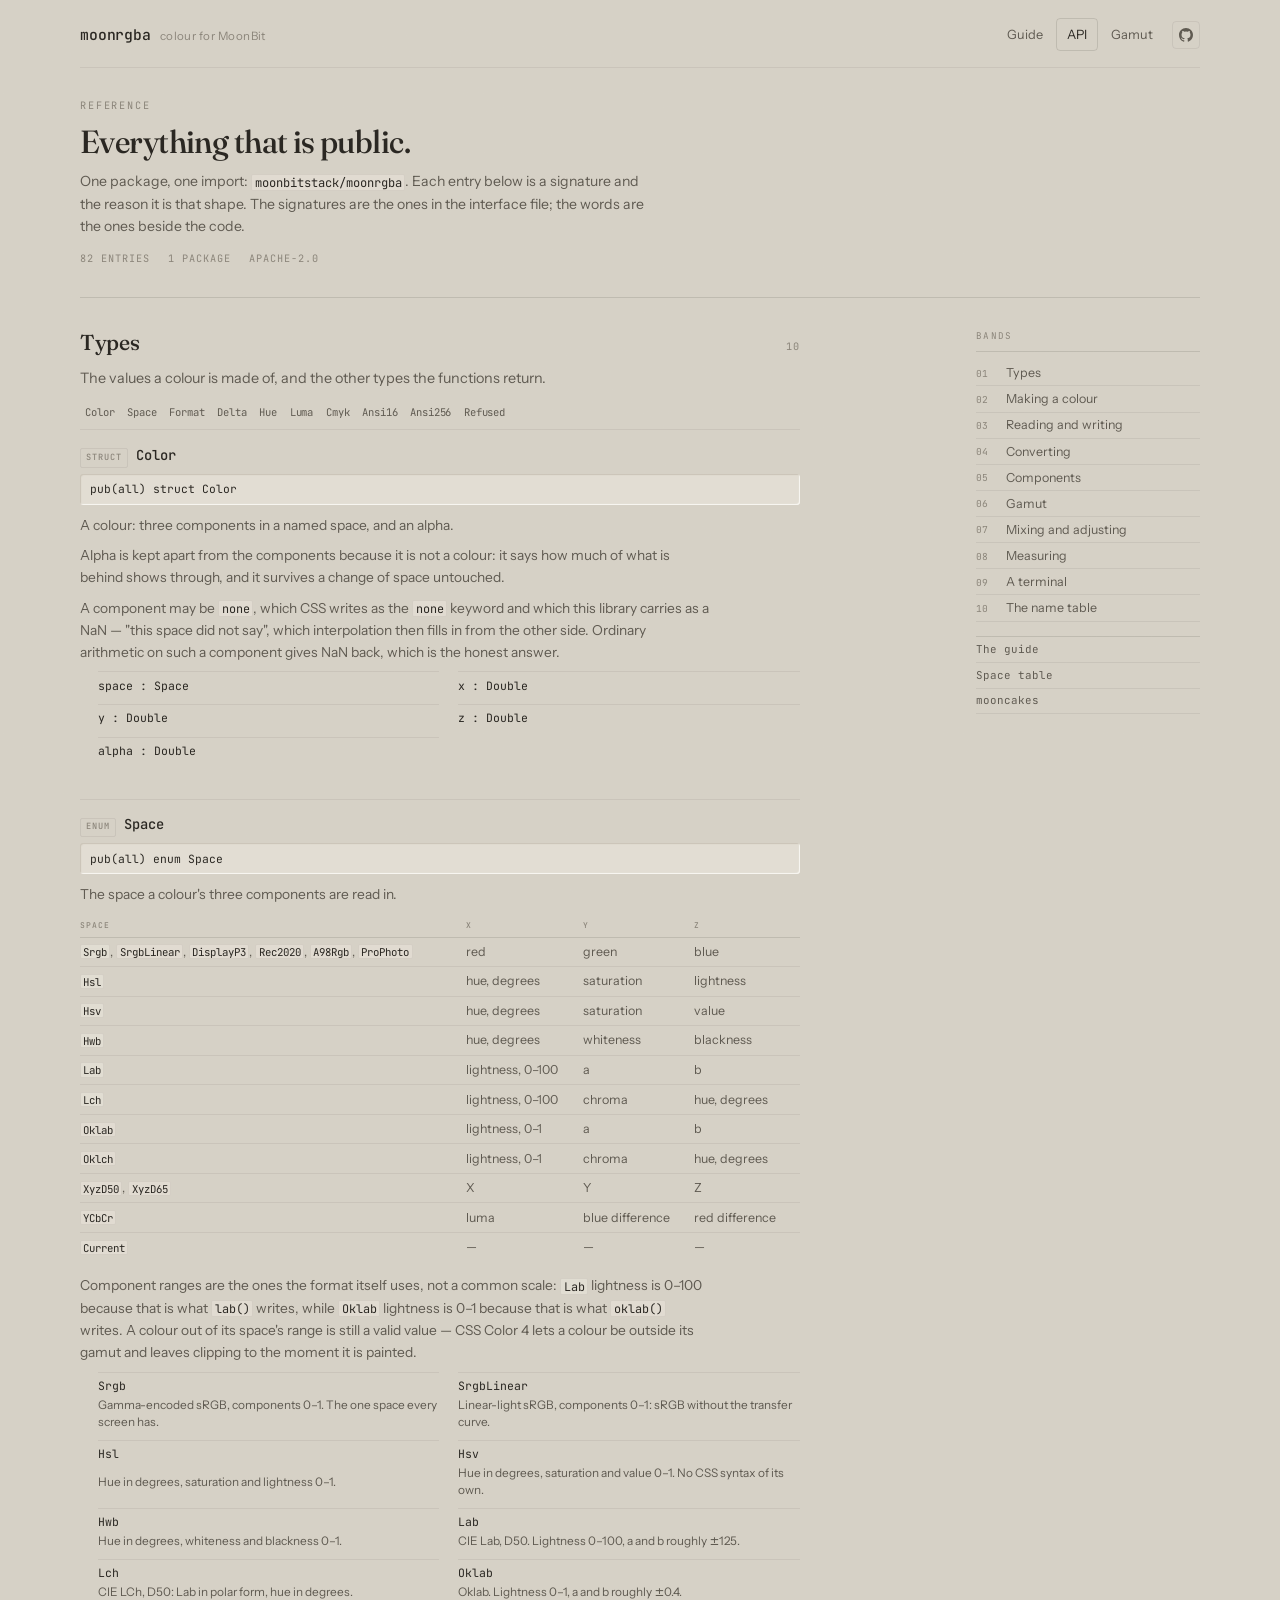
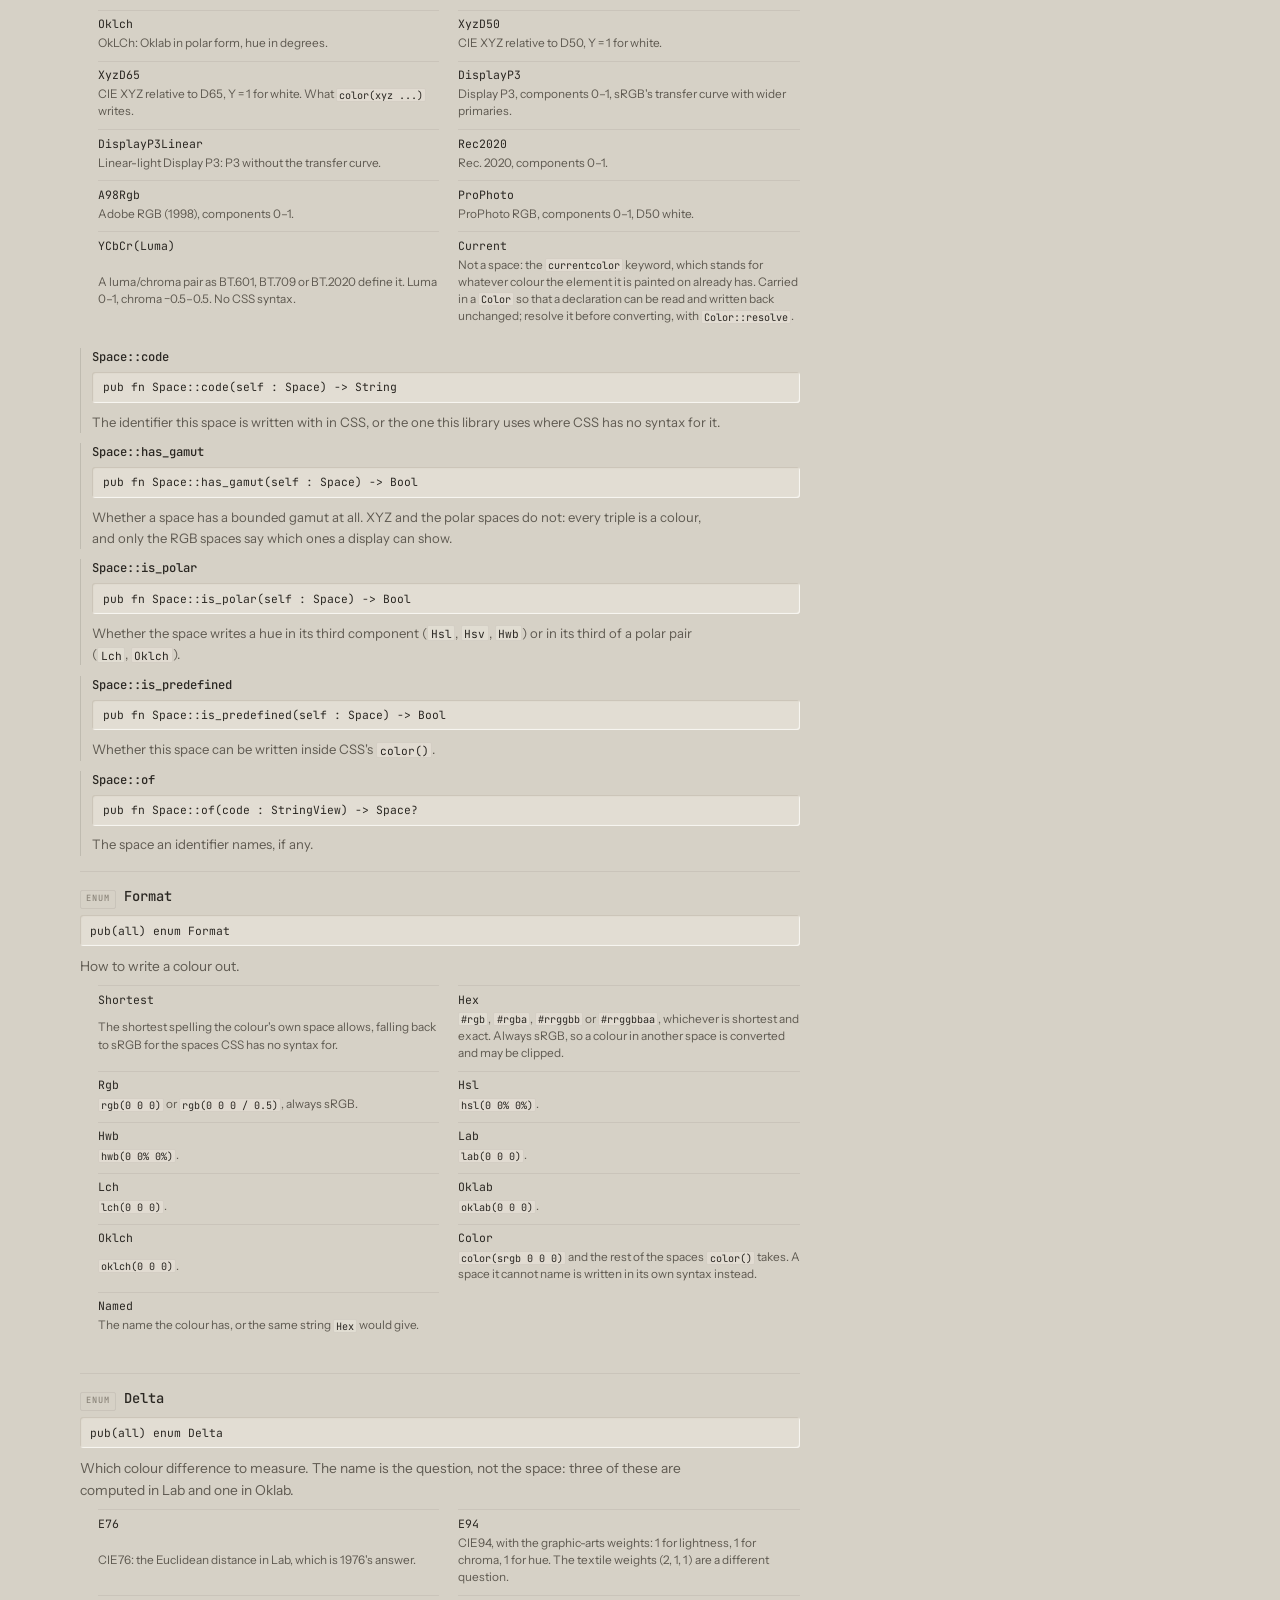
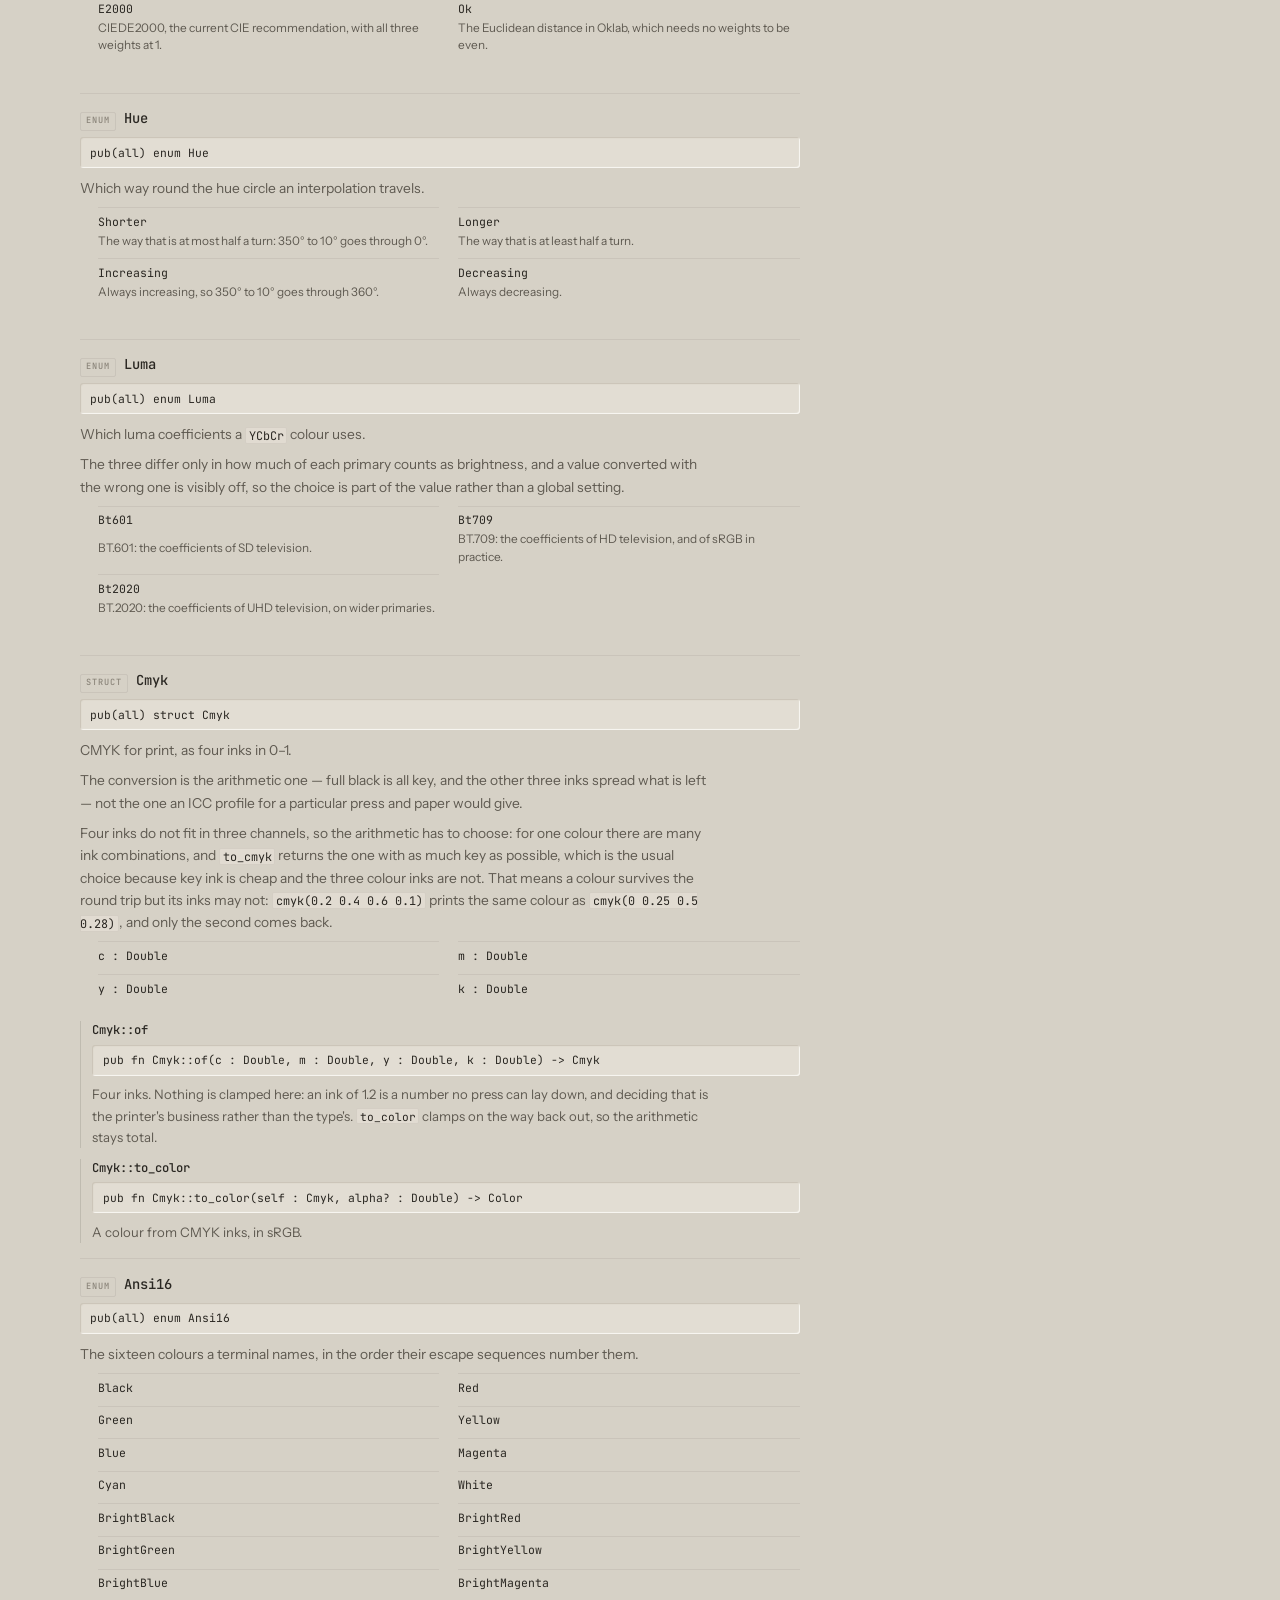
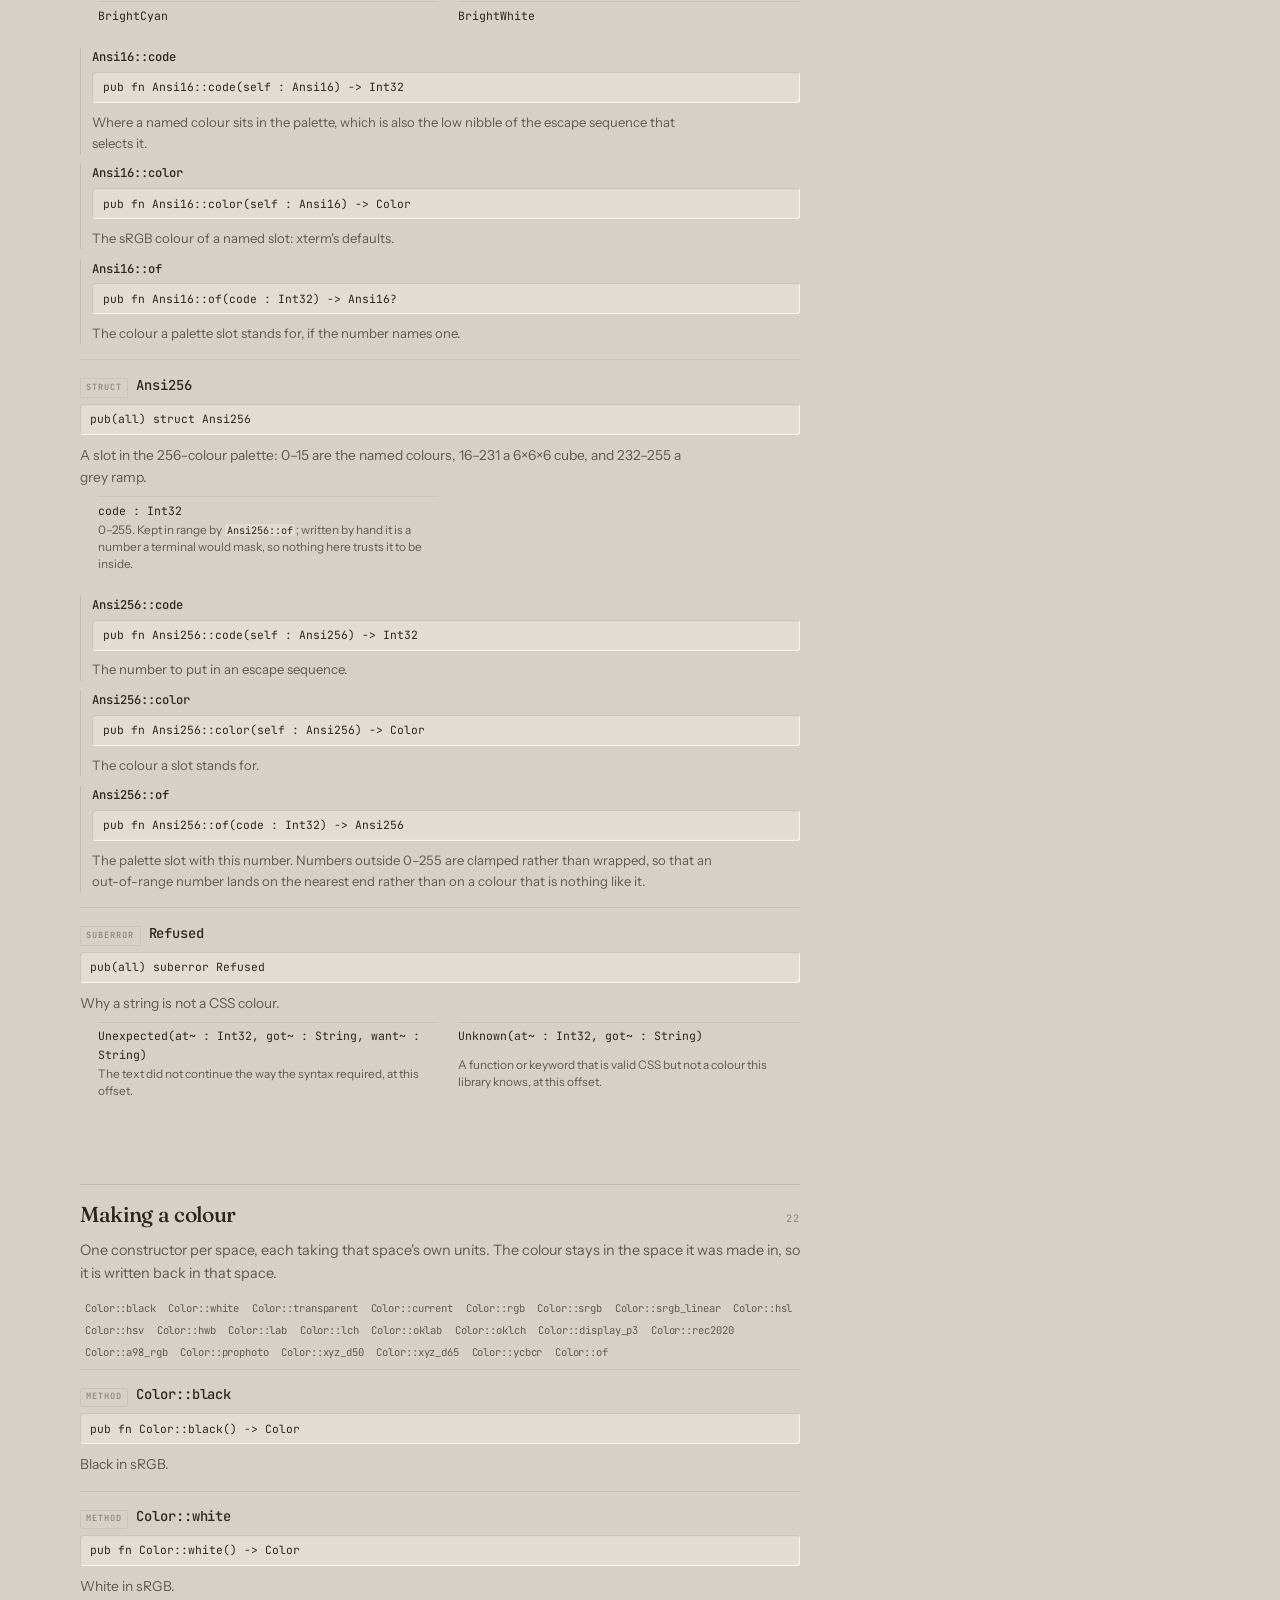
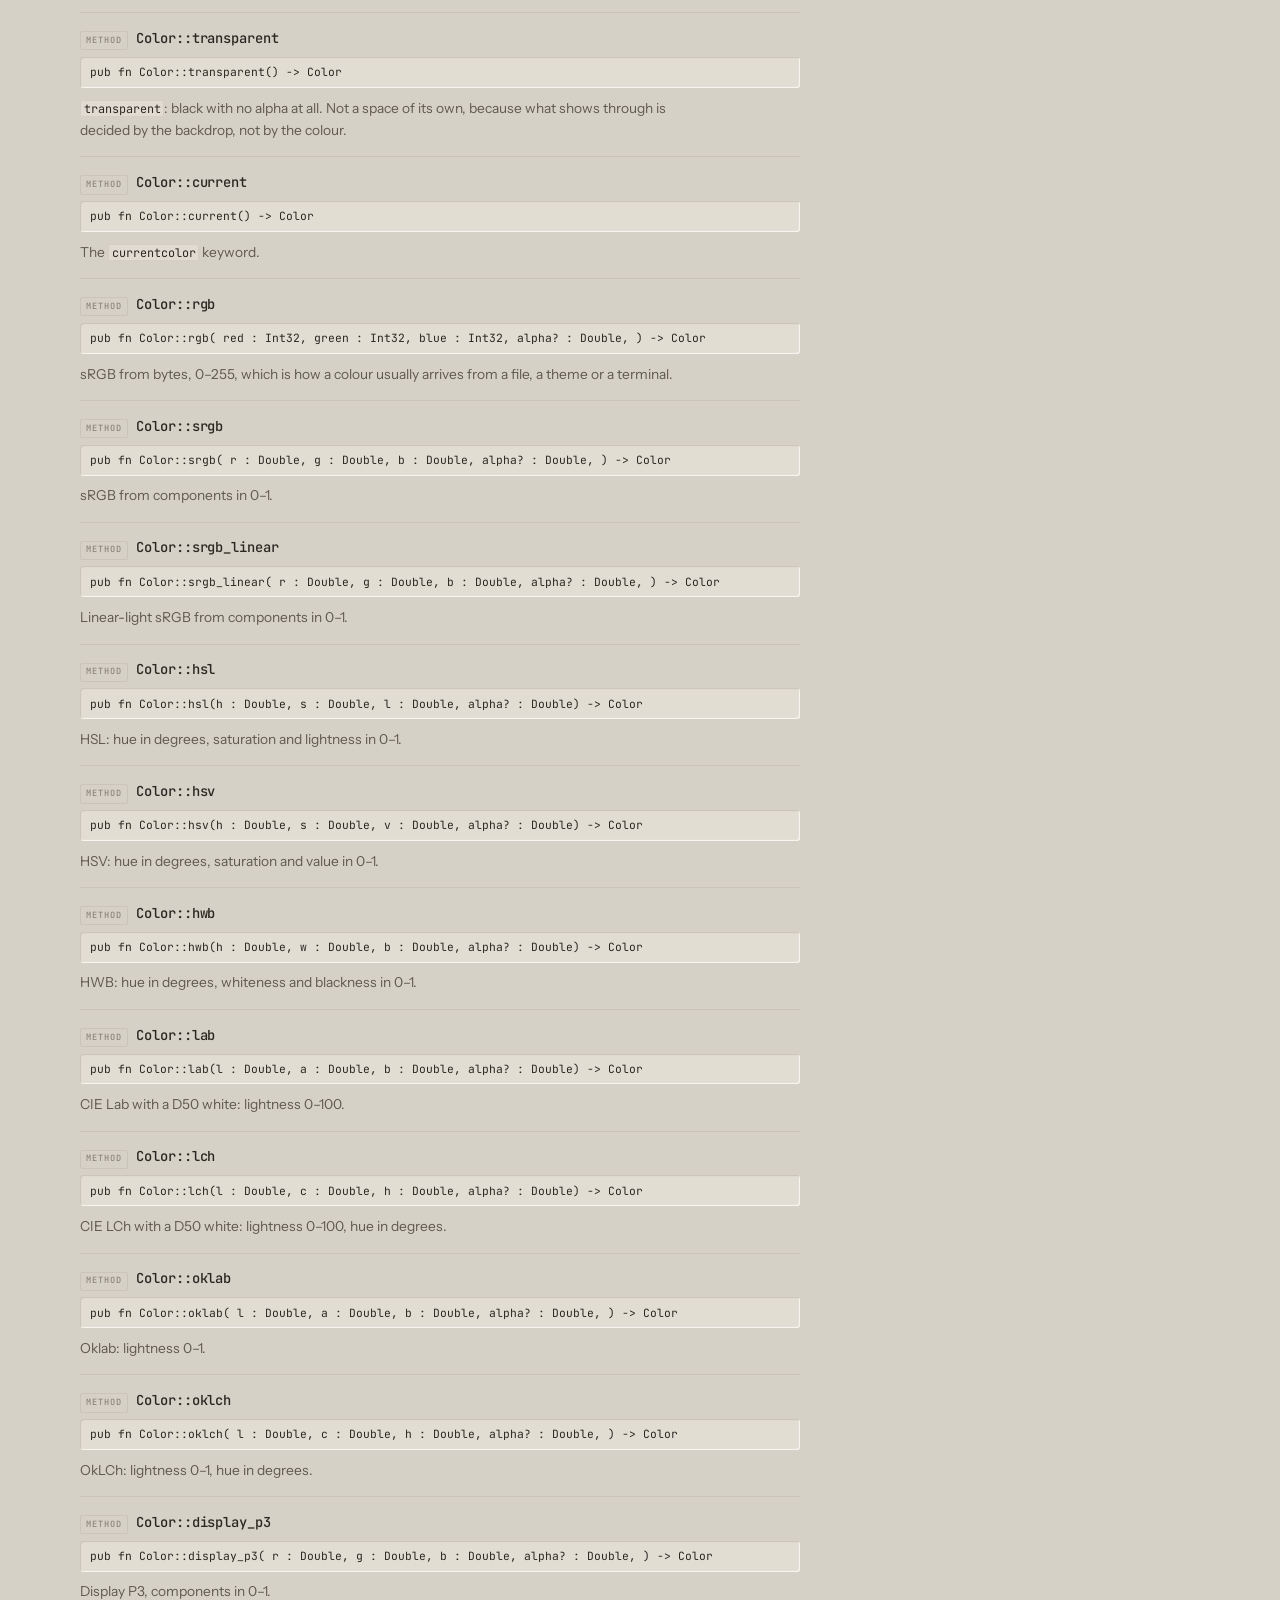
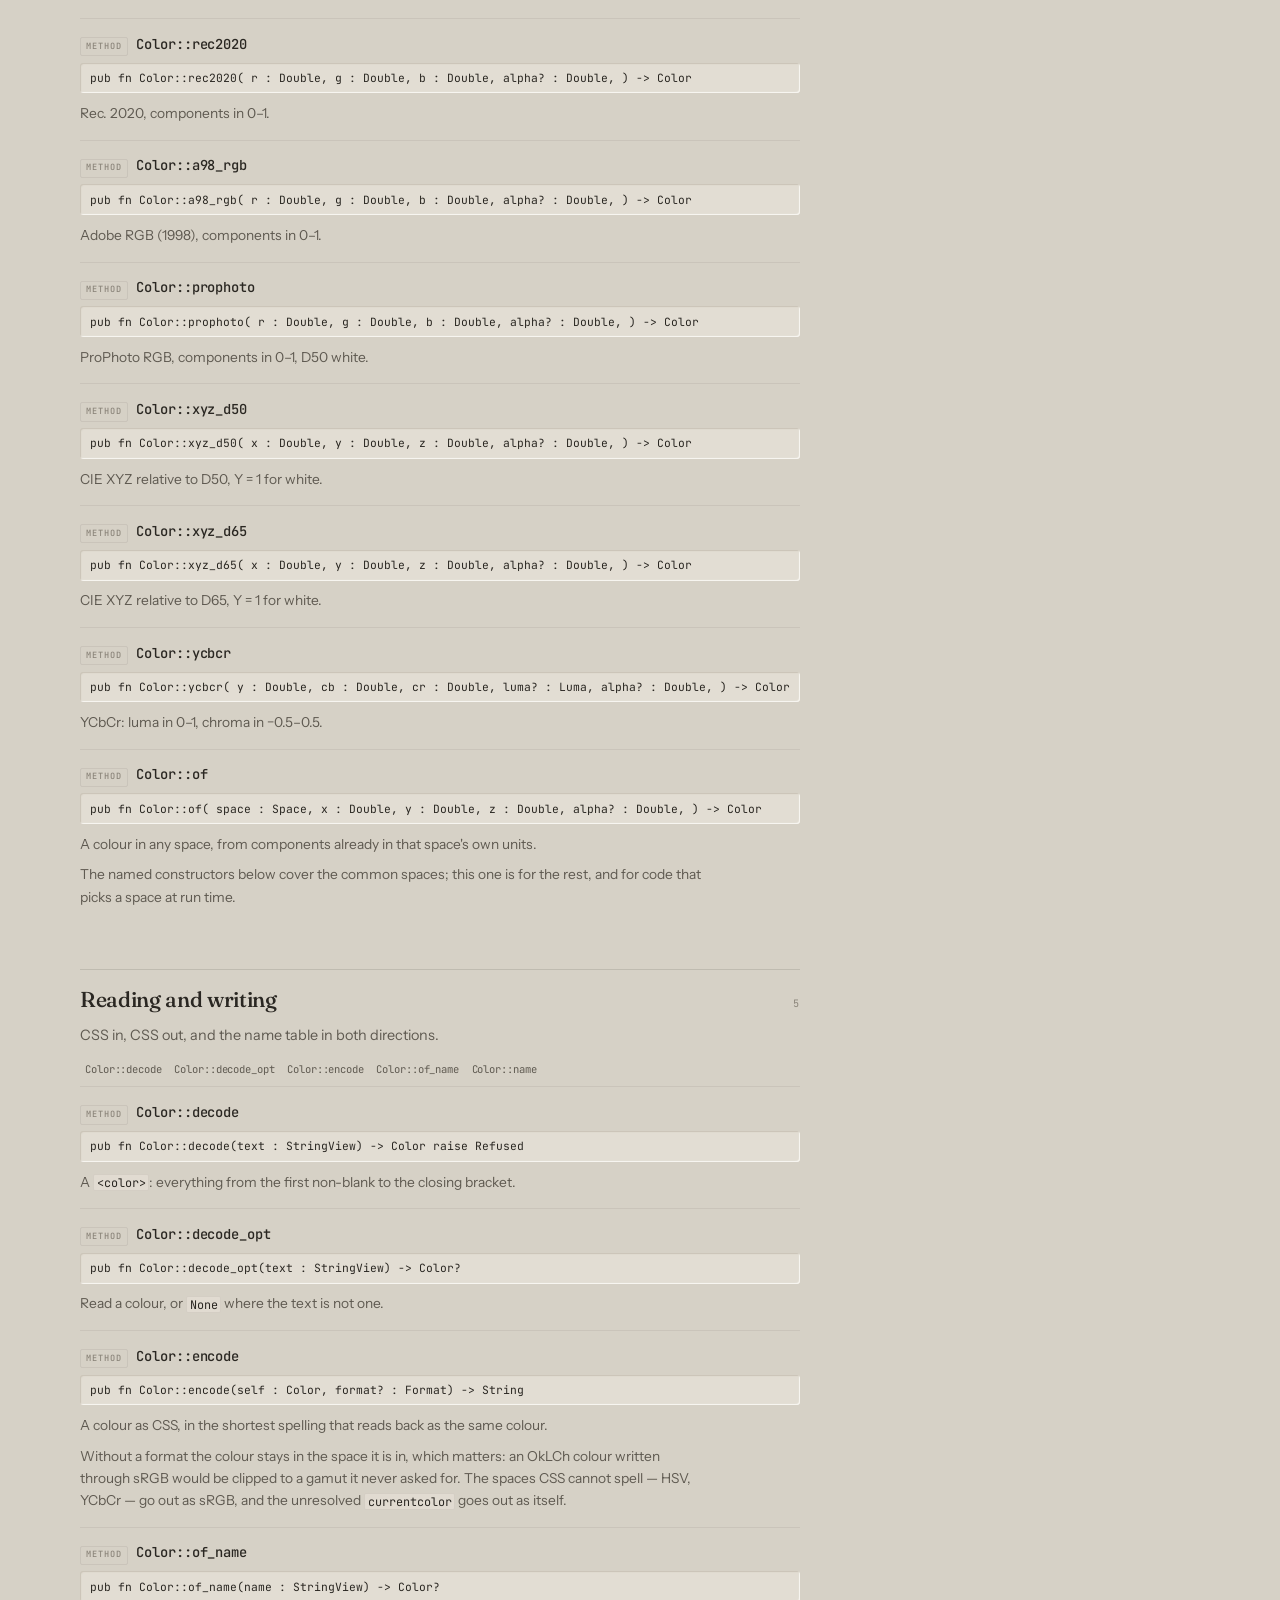
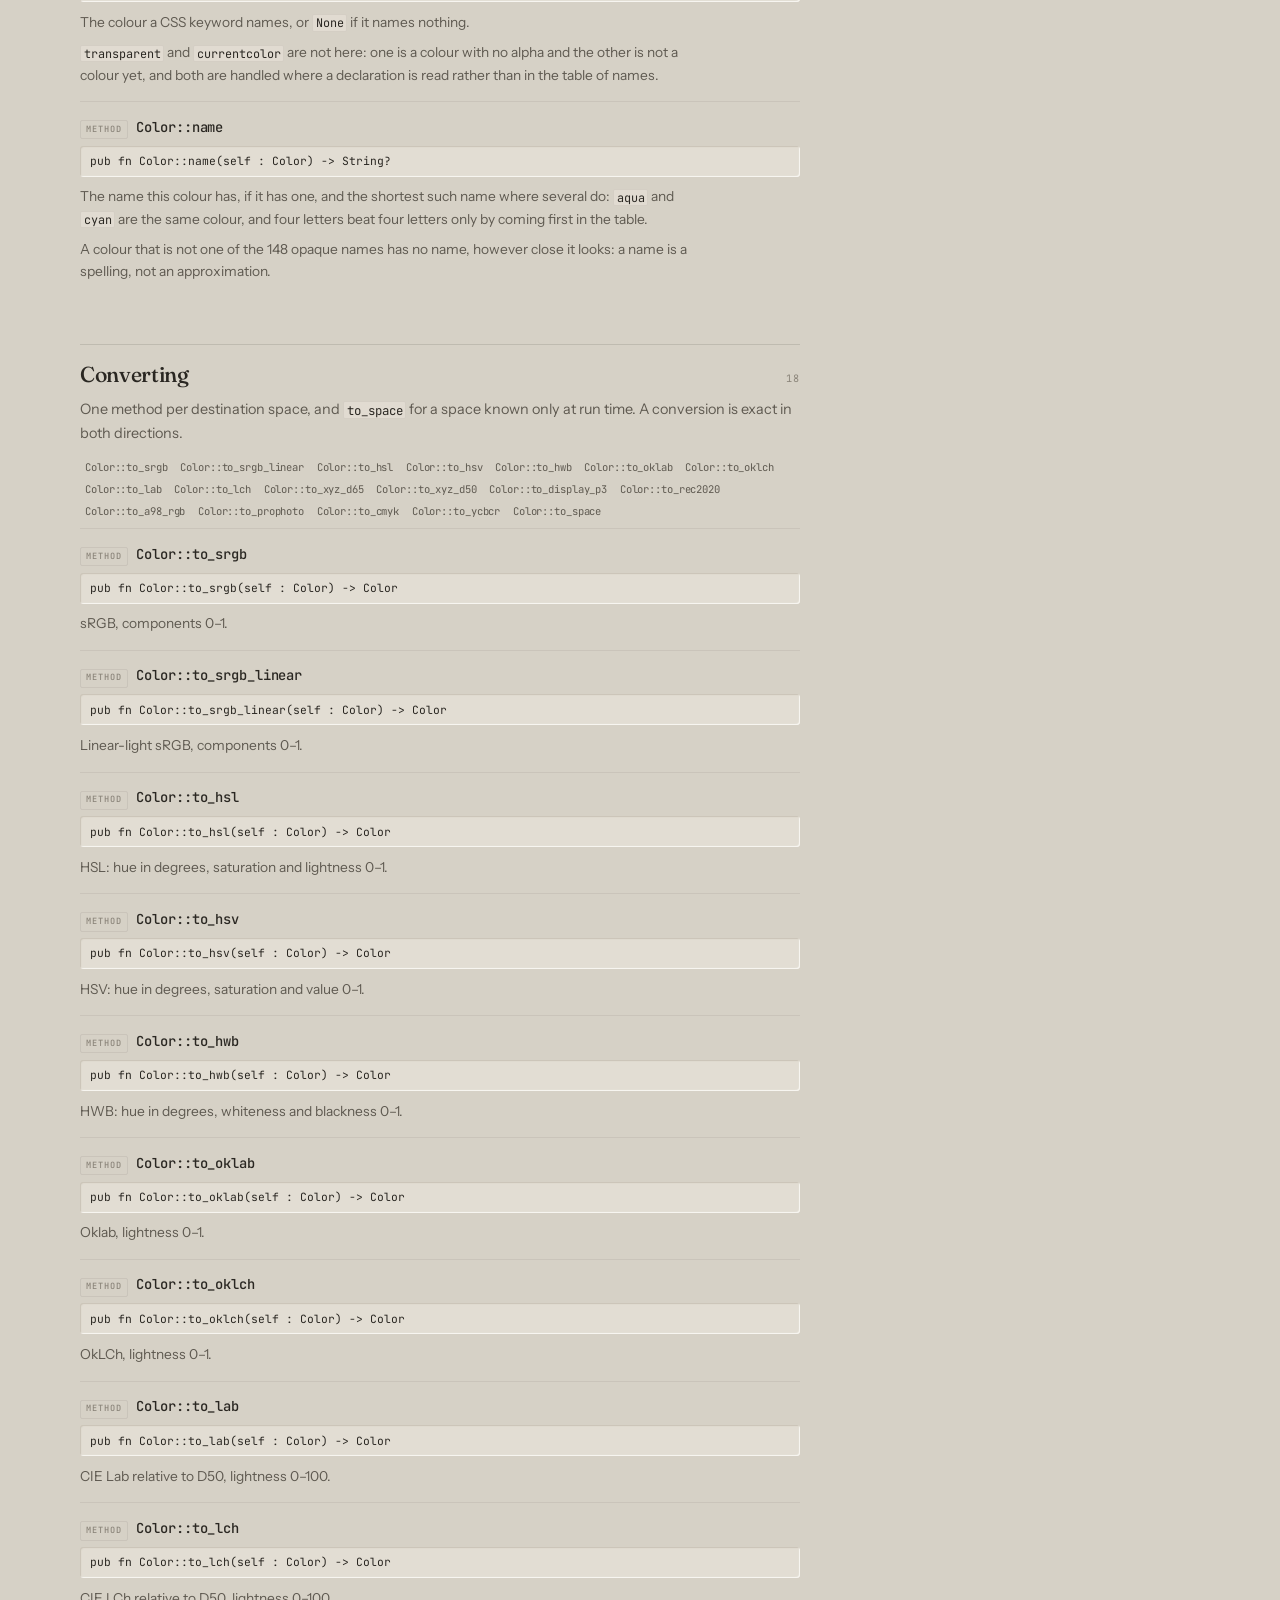
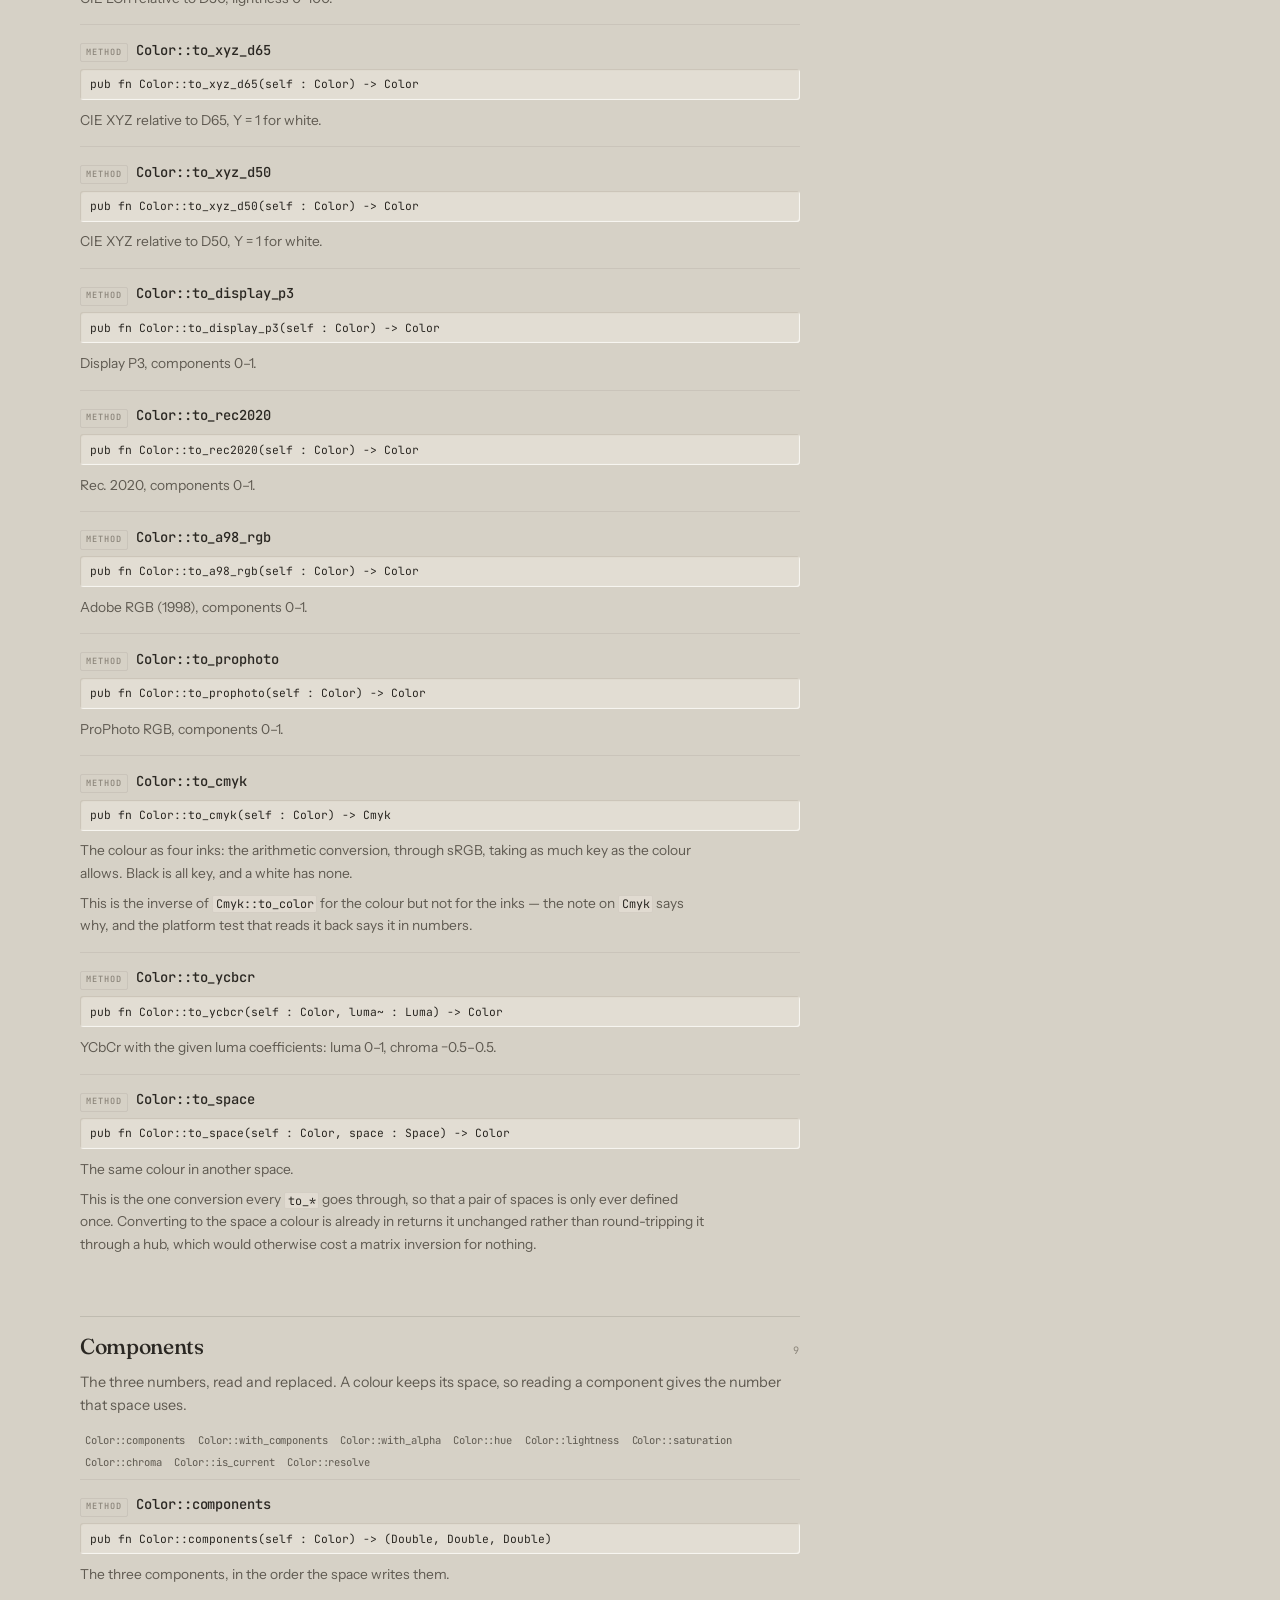
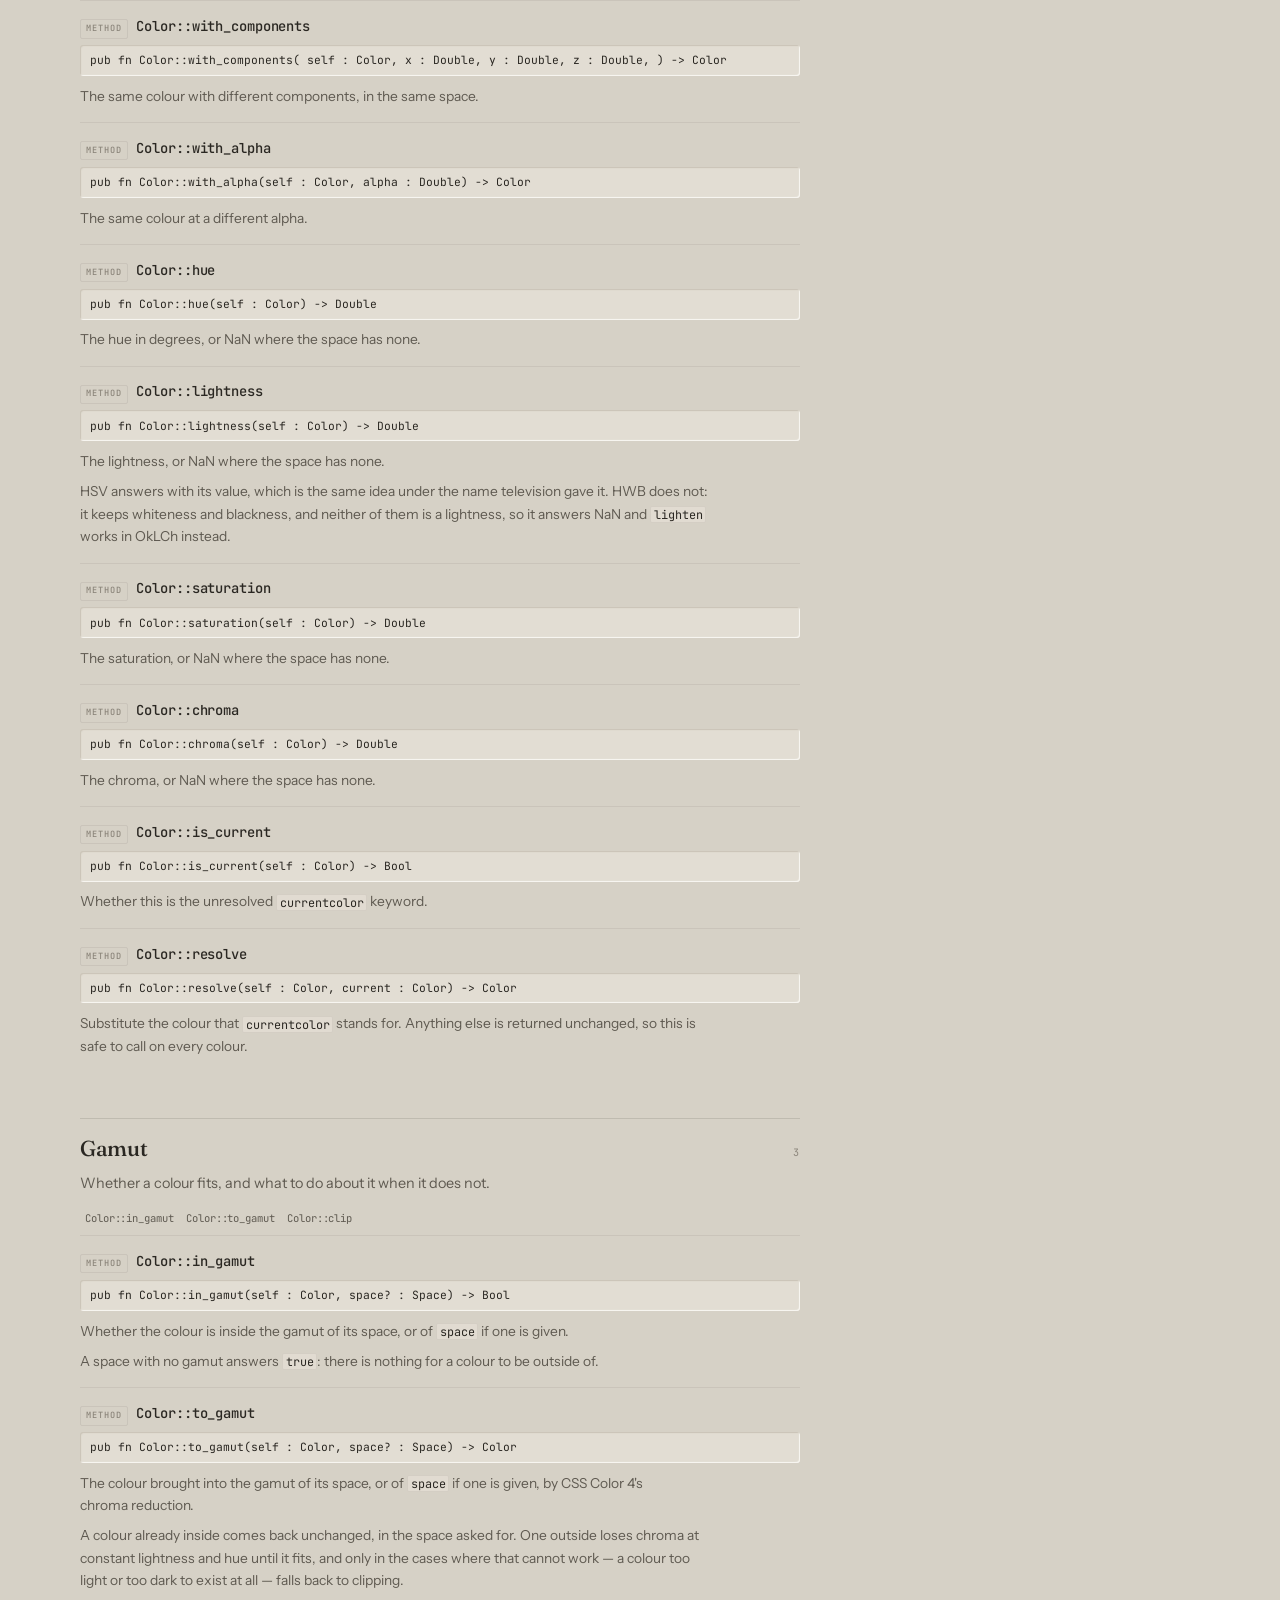
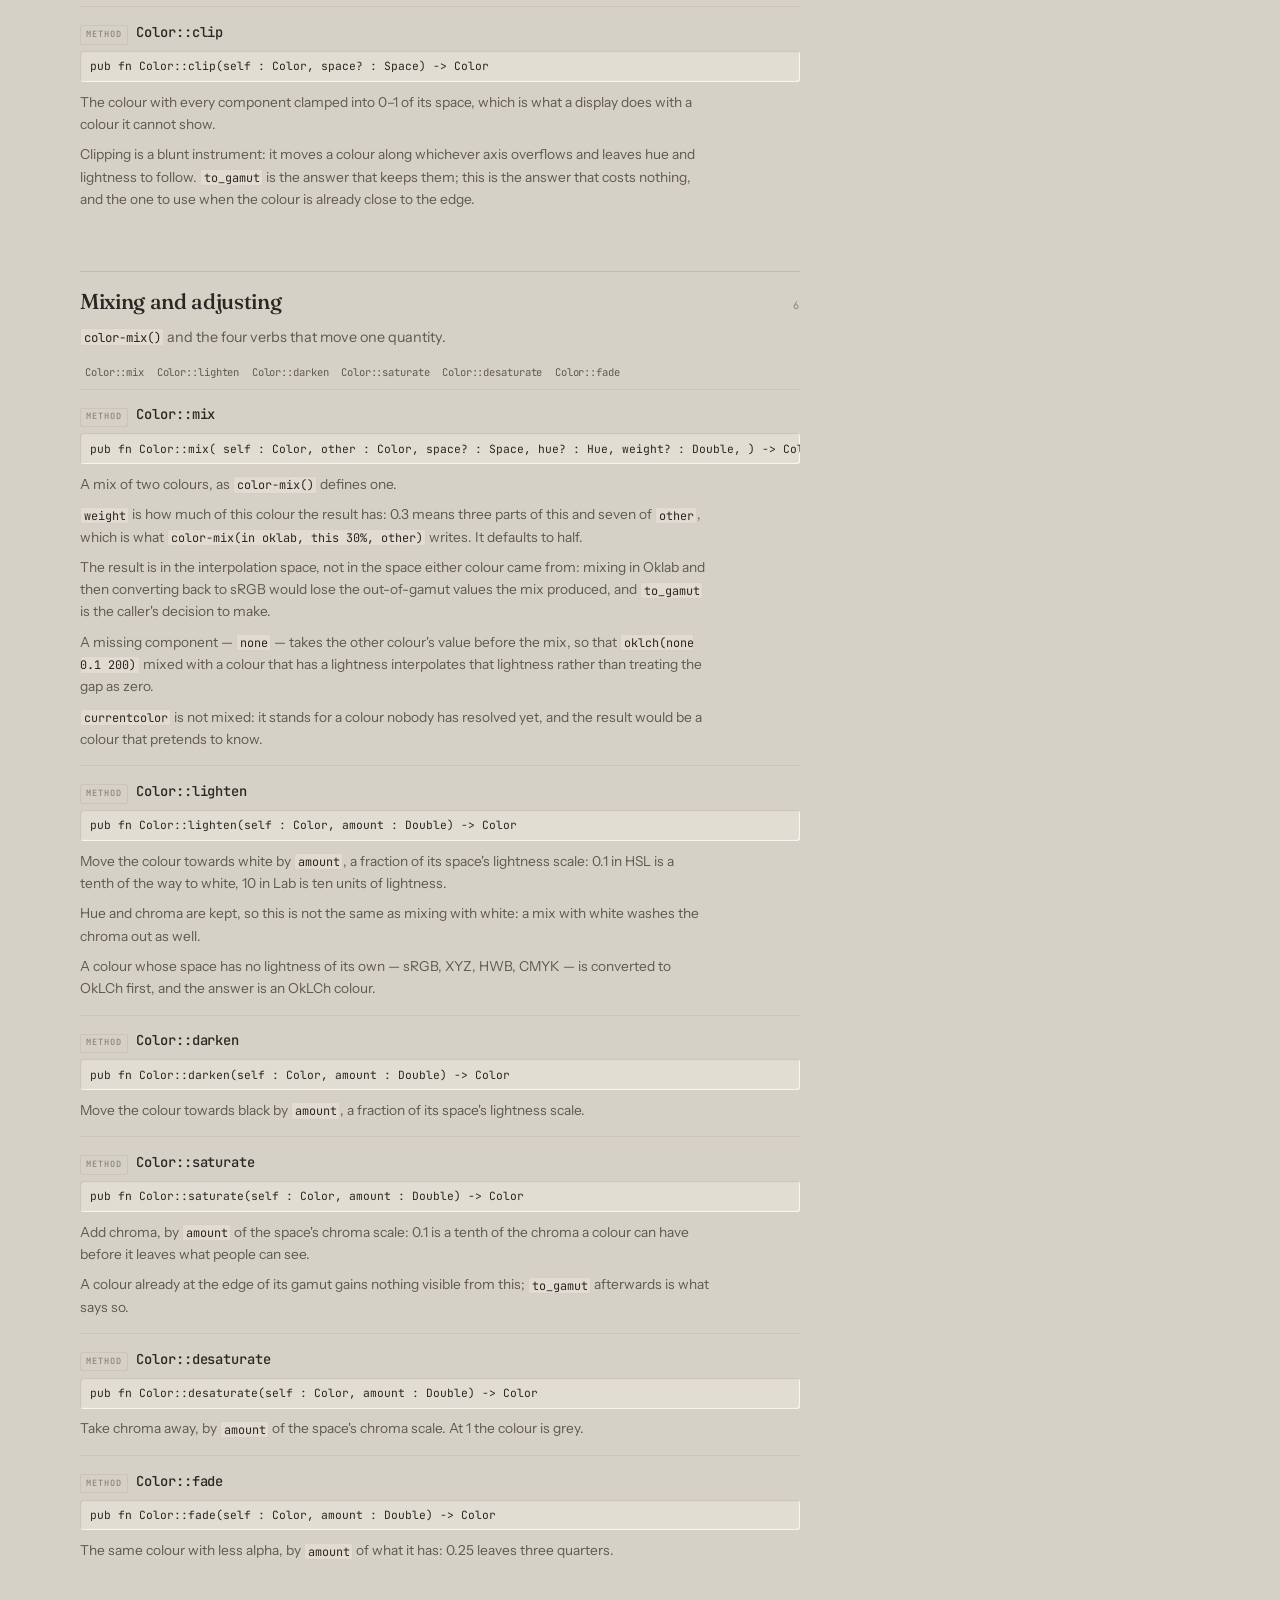
<file: docs/api.html>
<!doctype html>
<html lang="en">
<head>
<meta charset="utf-8">
<meta name="viewport" content="width=device-width, initial-scale=1">
<title>API · moonrgba</title>
<meta name="description" content="Every public type and function of moonrgba, with the signature it has and what it is for.">
<meta name="color-scheme" content="light dark">
<link rel="icon" href="favicon.svg" type="image/svg+xml">
<link rel="preconnect" href="https://fonts.googleapis.com">
<link rel="preconnect" href="https://fonts.gstatic.com" crossorigin>
<link href="https://fonts.googleapis.com/css2?family=Fraunces:ital,opsz,wght@0,9..144,400..700;1,9..144,400..700&family=Instrument+Sans:wght@400;500;600&family=JetBrains+Mono:wght@400;500&display=swap" rel="stylesheet">
<link rel="stylesheet" href="assets/site.css">
<script type="module" src="assets/scrollbar.js"></script>
</head>
<body>

<header class="site wrap">
  <a class="brand" href="./"><b>moonrgba</b><small>colour for MoonBit</small></a>
  <nav class="top">
    <a href="guide.html">Guide</a>
    <a href="api.html" aria-current="page">API</a>
    <a href="gamut.html">Gamut</a>
    <a class="gh" href="https://github.com/moonbitstack/moonrgba" aria-label="Source on GitHub">
      <svg viewBox="0 0 16 16" aria-hidden="true"><path fill="currentColor" d="M8 0C3.58 0 0 3.58 0 8a8 8 0 0 0 5.47 7.59c.4.07.55-.17.55-.38v-1.33c-2.23.48-2.7-1.07-2.7-1.07-.36-.92-.89-1.17-.89-1.17-.73-.5.06-.49.06-.49.8.06 1.23.83 1.23.83.72 1.22 1.88.87 2.34.66.07-.52.28-.87.5-1.07-1.78-.2-3.65-.89-3.65-3.95 0-.87.31-1.59.82-2.15-.08-.2-.36-1.02.08-2.12 0 0 .67-.21 2.2.82a7.6 7.6 0 0 1 4 0c1.53-1.04 2.2-.82 2.2-.82.44 1.1.16 1.92.08 2.12.51.56.82 1.27.82 2.15 0 3.07-1.87 3.75-3.65 3.95.29.25.54.73.54 1.48v2.2c0 .21.15.46.55.38A8 8 0 0 0 16 8c0-4.42-3.58-8-8-8Z"/></svg>
    </a>
  </nav>
</header>

<main class="wrap">

  <div class="doc-head">
    <p class="eyebrow">Reference</p>
    <h1>Everything that is public.</h1>
    <p class="lede">One package, one import: <code>moonbitstack/moonrgba</code>. Each entry
      below is a signature and the reason it is that shape. The signatures are the ones in
      the interface file; the words are the ones beside the code.</p>
    <p class="doc-meta"><span>82 entries</span><span>1 package</span><span>Apache-2.0</span></p>
  </div>

  <div class="doc-body">

    <article class="prose reference">
<section class="band" id="band-types">
<div class="band-head">
<h2>Types</h2>
<span class="count">10</span>
</div>
<p>The values a colour is made of, and the other types the functions return.</p>
<div class="jump">
<a href="#Color">Color</a>
<a href="#Space">Space</a>
<a href="#Format">Format</a>
<a href="#Delta">Delta</a>
<a href="#Hue">Hue</a>
<a href="#Luma">Luma</a>
<a href="#Cmyk">Cmyk</a>
<a href="#Ansi16">Ansi16</a>
<a href="#Ansi256">Ansi256</a>
<a href="#Refused">Refused</a>
</div>
<div class="entry" id="Color">
<h3><span class="kind">struct</span>Color</h3>
<pre class="sig">pub(all) struct Color</pre>
<p>A colour: three components in a named space, and an alpha.</p>
<p>Alpha is kept apart from the components because it is not a colour: it says how much of what is behind shows through, and it survives a change of space untouched.</p>
<p>A component may be <code>none</code>, which CSS writes as the <code>none</code> keyword and which this library carries as a NaN — "this space did not say", which interpolation then fills in from the other side. Ordinary arithmetic on such a component gives NaN back, which is the honest answer.</p>
<ul class="variants"><li>space : Space</li><li>x : Double</li><li>y : Double</li><li>z : Double</li><li>alpha : Double</li></ul>
</div>
<div class="entry" id="Space">
<h3><span class="kind">enum</span>Space</h3>
<pre class="sig">pub(all) enum Space</pre>
<p>The space a colour's three components are read in.</p>
<div class="table-wrap"><table class="doc-table"><thead><tr><th><code>space</code></th><th><code>x</code></th><th><code>y</code></th><th><code>z</code></th></tr></thead><tbody><tr><td><code>Srgb</code>, <code>SrgbLinear</code>, <code>DisplayP3</code>, <code>Rec2020</code>, <code>A98Rgb</code>, <code>ProPhoto</code></td><td>red</td><td>green</td><td>blue</td></tr><tr><td><code>Hsl</code></td><td>hue, degrees</td><td>saturation</td><td>lightness</td></tr><tr><td><code>Hsv</code></td><td>hue, degrees</td><td>saturation</td><td>value</td></tr><tr><td><code>Hwb</code></td><td>hue, degrees</td><td>whiteness</td><td>blackness</td></tr><tr><td><code>Lab</code></td><td>lightness, 0–100</td><td>a</td><td>b</td></tr><tr><td><code>Lch</code></td><td>lightness, 0–100</td><td>chroma</td><td>hue, degrees</td></tr><tr><td><code>Oklab</code></td><td>lightness, 0–1</td><td>a</td><td>b</td></tr><tr><td><code>Oklch</code></td><td>lightness, 0–1</td><td>chroma</td><td>hue, degrees</td></tr><tr><td><code>XyzD50</code>, <code>XyzD65</code></td><td>X</td><td>Y</td><td>Z</td></tr><tr><td><code>YCbCr</code></td><td>luma</td><td>blue difference</td><td>red difference</td></tr><tr><td><code>Current</code></td><td>—</td><td>—</td><td>—</td></tr></tbody></table></div>
<p>Component ranges are the ones the format itself uses, not a common scale: <code>Lab</code> lightness is 0–100 because that is what <code>lab()</code> writes, while <code>Oklab</code> lightness is 0–1 because that is what <code>oklab()</code> writes. A colour out of its space's range is still a valid value — CSS Color 4 lets a colour be outside its gamut and leaves clipping to the moment it is painted.</p>
<ul class="variants"><li>Srgb<small>Gamma-encoded sRGB, components 0–1. The one space every screen has.</small></li><li>SrgbLinear<small>Linear-light sRGB, components 0–1: sRGB without the transfer curve.</small></li><li>Hsl<small>Hue in degrees, saturation and lightness 0–1.</small></li><li>Hsv<small>Hue in degrees, saturation and value 0–1. No CSS syntax of its own.</small></li><li>Hwb<small>Hue in degrees, whiteness and blackness 0–1.</small></li><li>Lab<small>CIE Lab, D50. Lightness 0–100, a and b roughly ±125.</small></li><li>Lch<small>CIE LCh, D50: Lab in polar form, hue in degrees.</small></li><li>Oklab<small>Oklab. Lightness 0–1, a and b roughly ±0.4.</small></li><li>Oklch<small>OkLCh: Oklab in polar form, hue in degrees.</small></li><li>XyzD50<small>CIE XYZ relative to D50, Y = 1 for white.</small></li><li>XyzD65<small>CIE XYZ relative to D65, Y = 1 for white. What <code>color(xyz ...)</code> writes.</small></li><li>DisplayP3<small>Display P3, components 0–1, sRGB's transfer curve with wider primaries.</small></li><li>DisplayP3Linear<small>Linear-light Display P3: P3 without the transfer curve.</small></li><li>Rec2020<small>Rec. 2020, components 0–1.</small></li><li>A98Rgb<small>Adobe RGB (1998), components 0–1.</small></li><li>ProPhoto<small>ProPhoto RGB, components 0–1, D50 white.</small></li><li>YCbCr(Luma)<small>A luma/chroma pair as BT.601, BT.709 or BT.2020 define it. Luma 0–1, chroma −0.5–0.5. No CSS syntax.</small></li><li>Current<small>Not a space: the <code>currentcolor</code> keyword, which stands for whatever colour the element it is painted on already has. Carried in a <code>Color</code> so that a declaration can be read and written back unchanged; resolve it before converting, with <code>Color::resolve</code>.</small></li></ul>
<div class="member">
<h4>Space::code</h4>
<pre class="sig">pub fn Space::code(self : Space) -&gt; String</pre>
<p>The identifier this space is written with in CSS, or the one this library uses where CSS has no syntax for it.</p>
</div>
<div class="member">
<h4>Space::has_gamut</h4>
<pre class="sig">pub fn Space::has_gamut(self : Space) -&gt; Bool</pre>
<p>Whether a space has a bounded gamut at all. XYZ and the polar spaces do not: every triple is a colour, and only the RGB spaces say which ones a display can show.</p>
</div>
<div class="member">
<h4>Space::is_polar</h4>
<pre class="sig">pub fn Space::is_polar(self : Space) -&gt; Bool</pre>
<p>Whether the space writes a hue in its third component (<code>Hsl</code>, <code>Hsv</code>, <code>Hwb</code>) or in its third of a polar pair (<code>Lch</code>, <code>Oklch</code>).</p>
</div>
<div class="member">
<h4>Space::is_predefined</h4>
<pre class="sig">pub fn Space::is_predefined(self : Space) -&gt; Bool</pre>
<p>Whether this space can be written inside CSS's <code>color()</code>.</p>
</div>
<div class="member">
<h4>Space::of</h4>
<pre class="sig">pub fn Space::of(code : StringView) -&gt; Space?</pre>
<p>The space an identifier names, if any.</p>
</div>
</div>
<div class="entry" id="Format">
<h3><span class="kind">enum</span>Format</h3>
<pre class="sig">pub(all) enum Format</pre>
<p>How to write a colour out.</p>
<ul class="variants"><li>Shortest<small>The shortest spelling the colour's own space allows, falling back to sRGB for the spaces CSS has no syntax for.</small></li><li>Hex<small><code>#rgb</code>, <code>#rgba</code>, <code>#rrggbb</code> or <code>#rrggbbaa</code>, whichever is shortest and exact. Always sRGB, so a colour in another space is converted and may be clipped.</small></li><li>Rgb<small><code>rgb(0 0 0)</code> or <code>rgb(0 0 0 / 0.5)</code>, always sRGB.</small></li><li>Hsl<small><code>hsl(0 0% 0%)</code>.</small></li><li>Hwb<small><code>hwb(0 0% 0%)</code>.</small></li><li>Lab<small><code>lab(0 0 0)</code>.</small></li><li>Lch<small><code>lch(0 0 0)</code>.</small></li><li>Oklab<small><code>oklab(0 0 0)</code>.</small></li><li>Oklch<small><code>oklch(0 0 0)</code>.</small></li><li>Color<small><code>color(srgb 0 0 0)</code> and the rest of the spaces <code>color()</code> takes. A space it cannot name is written in its own syntax instead.</small></li><li>Named<small>The name the colour has, or the same string <code>Hex</code> would give.</small></li></ul>
</div>
<div class="entry" id="Delta">
<h3><span class="kind">enum</span>Delta</h3>
<pre class="sig">pub(all) enum Delta</pre>
<p>Which colour difference to measure. The name is the question, not the space: three of these are computed in Lab and one in Oklab.</p>
<ul class="variants"><li>E76<small>CIE76: the Euclidean distance in Lab, which is 1976's answer.</small></li><li>E94<small>CIE94, with the graphic-arts weights: 1 for lightness, 1 for chroma, 1 for hue. The textile weights (2, 1, 1) are a different question.</small></li><li>E2000<small>CIEDE2000, the current CIE recommendation, with all three weights at 1.</small></li><li>Ok<small>The Euclidean distance in Oklab, which needs no weights to be even.</small></li></ul>
</div>
<div class="entry" id="Hue">
<h3><span class="kind">enum</span>Hue</h3>
<pre class="sig">pub(all) enum Hue</pre>
<p>Which way round the hue circle an interpolation travels.</p>
<ul class="variants"><li>Shorter<small>The way that is at most half a turn: 350° to 10° goes through 0°.</small></li><li>Longer<small>The way that is at least half a turn.</small></li><li>Increasing<small>Always increasing, so 350° to 10° goes through 360°.</small></li><li>Decreasing<small>Always decreasing.</small></li></ul>
</div>
<div class="entry" id="Luma">
<h3><span class="kind">enum</span>Luma</h3>
<pre class="sig">pub(all) enum Luma</pre>
<p>Which luma coefficients a <code>YCbCr</code> colour uses.</p>
<p>The three differ only in how much of each primary counts as brightness, and a value converted with the wrong one is visibly off, so the choice is part of the value rather than a global setting.</p>
<ul class="variants"><li>Bt601<small>BT.601: the coefficients of SD television.</small></li><li>Bt709<small>BT.709: the coefficients of HD television, and of sRGB in practice.</small></li><li>Bt2020<small>BT.2020: the coefficients of UHD television, on wider primaries.</small></li></ul>
</div>
<div class="entry" id="Cmyk">
<h3><span class="kind">struct</span>Cmyk</h3>
<pre class="sig">pub(all) struct Cmyk</pre>
<p>CMYK for print, as four inks in 0–1.</p>
<p>The conversion is the arithmetic one — full black is all key, and the other three inks spread what is left — not the one an ICC profile for a particular press and paper would give.</p>
<p>Four inks do not fit in three channels, so the arithmetic has to choose: for one colour there are many ink combinations, and <code>to_cmyk</code> returns the one with as much key as possible, which is the usual choice because key ink is cheap and the three colour inks are not. That means a colour survives the round trip but its inks may not: <code>cmyk(0.2 0.4 0.6 0.1)</code> prints the same colour as <code>cmyk(0 0.25 0.5 0.28)</code>, and only the second comes back.</p>
<ul class="variants"><li>c : Double</li><li>m : Double</li><li>y : Double</li><li>k : Double</li></ul>
<div class="member">
<h4>Cmyk::of</h4>
<pre class="sig">pub fn Cmyk::of(c : Double, m : Double, y : Double, k : Double) -&gt; Cmyk</pre>
<p>Four inks. Nothing is clamped here: an ink of 1.2 is a number no press can lay down, and deciding that is the printer's business rather than the type's. <code>to_color</code> clamps on the way back out, so the arithmetic stays total.</p>
</div>
<div class="member">
<h4>Cmyk::to_color</h4>
<pre class="sig">pub fn Cmyk::to_color(self : Cmyk, alpha? : Double) -&gt; Color</pre>
<p>A colour from CMYK inks, in sRGB.</p>
</div>
</div>
<div class="entry" id="Ansi16">
<h3><span class="kind">enum</span>Ansi16</h3>
<pre class="sig">pub(all) enum Ansi16</pre>
<p>The sixteen colours a terminal names, in the order their escape sequences number them.</p>
<ul class="variants"><li>Black</li><li>Red</li><li>Green</li><li>Yellow</li><li>Blue</li><li>Magenta</li><li>Cyan</li><li>White</li><li>BrightBlack</li><li>BrightRed</li><li>BrightGreen</li><li>BrightYellow</li><li>BrightBlue</li><li>BrightMagenta</li><li>BrightCyan</li><li>BrightWhite</li></ul>
<div class="member">
<h4>Ansi16::code</h4>
<pre class="sig">pub fn Ansi16::code(self : Ansi16) -&gt; Int32</pre>
<p>Where a named colour sits in the palette, which is also the low nibble of the escape sequence that selects it.</p>
</div>
<div class="member">
<h4>Ansi16::color</h4>
<pre class="sig">pub fn Ansi16::color(self : Ansi16) -&gt; Color</pre>
<p>The sRGB colour of a named slot: xterm's defaults.</p>
</div>
<div class="member">
<h4>Ansi16::of</h4>
<pre class="sig">pub fn Ansi16::of(code : Int32) -&gt; Ansi16?</pre>
<p>The colour a palette slot stands for, if the number names one.</p>
</div>
</div>
<div class="entry" id="Ansi256">
<h3><span class="kind">struct</span>Ansi256</h3>
<pre class="sig">pub(all) struct Ansi256</pre>
<p>A slot in the 256-colour palette: 0–15 are the named colours, 16–231 a 6×6×6 cube, and 232–255 a grey ramp.</p>
<ul class="variants"><li>code : Int32<small>0–255. Kept in range by <code>Ansi256::of</code>; written by hand it is a number a terminal would mask, so nothing here trusts it to be inside.</small></li></ul>
<div class="member">
<h4>Ansi256::code</h4>
<pre class="sig">pub fn Ansi256::code(self : Ansi256) -&gt; Int32</pre>
<p>The number to put in an escape sequence.</p>
</div>
<div class="member">
<h4>Ansi256::color</h4>
<pre class="sig">pub fn Ansi256::color(self : Ansi256) -&gt; Color</pre>
<p>The colour a slot stands for.</p>
</div>
<div class="member">
<h4>Ansi256::of</h4>
<pre class="sig">pub fn Ansi256::of(code : Int32) -&gt; Ansi256</pre>
<p>The palette slot with this number. Numbers outside 0–255 are clamped rather than wrapped, so that an out-of-range number lands on the nearest end rather than on a colour that is nothing like it.</p>
</div>
</div>
<div class="entry" id="Refused">
<h3><span class="kind">suberror</span>Refused</h3>
<pre class="sig">pub(all) suberror Refused</pre>
<p>Why a string is not a CSS colour.</p>
<ul class="variants"><li>Unexpected(at~ : Int32, got~ : String, want~ : String)<small>The text did not continue the way the syntax required, at this offset.</small></li><li>Unknown(at~ : Int32, got~ : String)<small>A function or keyword that is valid CSS but not a colour this library knows, at this offset.</small></li></ul>
</div>
</section>
<section class="band" id="band-make">
<div class="band-head">
<h2>Making a colour</h2>
<span class="count">22</span>
</div>
<p>One constructor per space, each taking that space's own units. The colour stays in the space it was made in, so it is written back in that space.</p>
<div class="jump">
<a href="#Color-black">Color::black</a>
<a href="#Color-white">Color::white</a>
<a href="#Color-transparent">Color::transparent</a>
<a href="#Color-current">Color::current</a>
<a href="#Color-rgb">Color::rgb</a>
<a href="#Color-srgb">Color::srgb</a>
<a href="#Color-srgb_linear">Color::srgb_linear</a>
<a href="#Color-hsl">Color::hsl</a>
<a href="#Color-hsv">Color::hsv</a>
<a href="#Color-hwb">Color::hwb</a>
<a href="#Color-lab">Color::lab</a>
<a href="#Color-lch">Color::lch</a>
<a href="#Color-oklab">Color::oklab</a>
<a href="#Color-oklch">Color::oklch</a>
<a href="#Color-display_p3">Color::display_p3</a>
<a href="#Color-rec2020">Color::rec2020</a>
<a href="#Color-a98_rgb">Color::a98_rgb</a>
<a href="#Color-prophoto">Color::prophoto</a>
<a href="#Color-xyz_d50">Color::xyz_d50</a>
<a href="#Color-xyz_d65">Color::xyz_d65</a>
<a href="#Color-ycbcr">Color::ycbcr</a>
<a href="#Color-of">Color::of</a>
</div>
<div class="entry" id="Color-black">
<h3><span class="kind">method</span>Color::black</h3>
<pre class="sig">pub fn Color::black() -&gt; Color</pre>
<p>Black in sRGB.</p>
</div>
<div class="entry" id="Color-white">
<h3><span class="kind">method</span>Color::white</h3>
<pre class="sig">pub fn Color::white() -&gt; Color</pre>
<p>White in sRGB.</p>
</div>
<div class="entry" id="Color-transparent">
<h3><span class="kind">method</span>Color::transparent</h3>
<pre class="sig">pub fn Color::transparent() -&gt; Color</pre>
<p><code>transparent</code>: black with no alpha at all. Not a space of its own, because what shows through is decided by the backdrop, not by the colour.</p>
</div>
<div class="entry" id="Color-current">
<h3><span class="kind">method</span>Color::current</h3>
<pre class="sig">pub fn Color::current() -&gt; Color</pre>
<p>The <code>currentcolor</code> keyword.</p>
</div>
<div class="entry" id="Color-rgb">
<h3><span class="kind">method</span>Color::rgb</h3>
<pre class="sig">pub fn Color::rgb( red : Int32, green : Int32, blue : Int32, alpha? : Double, ) -&gt; Color</pre>
<p>sRGB from bytes, 0–255, which is how a colour usually arrives from a file, a theme or a terminal.</p>
</div>
<div class="entry" id="Color-srgb">
<h3><span class="kind">method</span>Color::srgb</h3>
<pre class="sig">pub fn Color::srgb( r : Double, g : Double, b : Double, alpha? : Double, ) -&gt; Color</pre>
<p>sRGB from components in 0–1.</p>
</div>
<div class="entry" id="Color-srgb_linear">
<h3><span class="kind">method</span>Color::srgb_linear</h3>
<pre class="sig">pub fn Color::srgb_linear( r : Double, g : Double, b : Double, alpha? : Double, ) -&gt; Color</pre>
<p>Linear-light sRGB from components in 0–1.</p>
</div>
<div class="entry" id="Color-hsl">
<h3><span class="kind">method</span>Color::hsl</h3>
<pre class="sig">pub fn Color::hsl(h : Double, s : Double, l : Double, alpha? : Double) -&gt; Color</pre>
<p>HSL: hue in degrees, saturation and lightness in 0–1.</p>
</div>
<div class="entry" id="Color-hsv">
<h3><span class="kind">method</span>Color::hsv</h3>
<pre class="sig">pub fn Color::hsv(h : Double, s : Double, v : Double, alpha? : Double) -&gt; Color</pre>
<p>HSV: hue in degrees, saturation and value in 0–1.</p>
</div>
<div class="entry" id="Color-hwb">
<h3><span class="kind">method</span>Color::hwb</h3>
<pre class="sig">pub fn Color::hwb(h : Double, w : Double, b : Double, alpha? : Double) -&gt; Color</pre>
<p>HWB: hue in degrees, whiteness and blackness in 0–1.</p>
</div>
<div class="entry" id="Color-lab">
<h3><span class="kind">method</span>Color::lab</h3>
<pre class="sig">pub fn Color::lab(l : Double, a : Double, b : Double, alpha? : Double) -&gt; Color</pre>
<p>CIE Lab with a D50 white: lightness 0–100.</p>
</div>
<div class="entry" id="Color-lch">
<h3><span class="kind">method</span>Color::lch</h3>
<pre class="sig">pub fn Color::lch(l : Double, c : Double, h : Double, alpha? : Double) -&gt; Color</pre>
<p>CIE LCh with a D50 white: lightness 0–100, hue in degrees.</p>
</div>
<div class="entry" id="Color-oklab">
<h3><span class="kind">method</span>Color::oklab</h3>
<pre class="sig">pub fn Color::oklab( l : Double, a : Double, b : Double, alpha? : Double, ) -&gt; Color</pre>
<p>Oklab: lightness 0–1.</p>
</div>
<div class="entry" id="Color-oklch">
<h3><span class="kind">method</span>Color::oklch</h3>
<pre class="sig">pub fn Color::oklch( l : Double, c : Double, h : Double, alpha? : Double, ) -&gt; Color</pre>
<p>OkLCh: lightness 0–1, hue in degrees.</p>
</div>
<div class="entry" id="Color-display_p3">
<h3><span class="kind">method</span>Color::display_p3</h3>
<pre class="sig">pub fn Color::display_p3( r : Double, g : Double, b : Double, alpha? : Double, ) -&gt; Color</pre>
<p>Display P3, components in 0–1.</p>
</div>
<div class="entry" id="Color-rec2020">
<h3><span class="kind">method</span>Color::rec2020</h3>
<pre class="sig">pub fn Color::rec2020( r : Double, g : Double, b : Double, alpha? : Double, ) -&gt; Color</pre>
<p>Rec. 2020, components in 0–1.</p>
</div>
<div class="entry" id="Color-a98_rgb">
<h3><span class="kind">method</span>Color::a98_rgb</h3>
<pre class="sig">pub fn Color::a98_rgb( r : Double, g : Double, b : Double, alpha? : Double, ) -&gt; Color</pre>
<p>Adobe RGB (1998), components in 0–1.</p>
</div>
<div class="entry" id="Color-prophoto">
<h3><span class="kind">method</span>Color::prophoto</h3>
<pre class="sig">pub fn Color::prophoto( r : Double, g : Double, b : Double, alpha? : Double, ) -&gt; Color</pre>
<p>ProPhoto RGB, components in 0–1, D50 white.</p>
</div>
<div class="entry" id="Color-xyz_d50">
<h3><span class="kind">method</span>Color::xyz_d50</h3>
<pre class="sig">pub fn Color::xyz_d50( x : Double, y : Double, z : Double, alpha? : Double, ) -&gt; Color</pre>
<p>CIE XYZ relative to D50, Y = 1 for white.</p>
</div>
<div class="entry" id="Color-xyz_d65">
<h3><span class="kind">method</span>Color::xyz_d65</h3>
<pre class="sig">pub fn Color::xyz_d65( x : Double, y : Double, z : Double, alpha? : Double, ) -&gt; Color</pre>
<p>CIE XYZ relative to D65, Y = 1 for white.</p>
</div>
<div class="entry" id="Color-ycbcr">
<h3><span class="kind">method</span>Color::ycbcr</h3>
<pre class="sig">pub fn Color::ycbcr( y : Double, cb : Double, cr : Double, luma? : Luma, alpha? : Double, ) -&gt; Color</pre>
<p>YCbCr: luma in 0–1, chroma in −0.5–0.5.</p>
</div>
<div class="entry" id="Color-of">
<h3><span class="kind">method</span>Color::of</h3>
<pre class="sig">pub fn Color::of( space : Space, x : Double, y : Double, z : Double, alpha? : Double, ) -&gt; Color</pre>
<p>A colour in any space, from components already in that space's own units.</p>
<p>The named constructors below cover the common spaces; this one is for the rest, and for code that picks a space at run time.</p>
</div>
</section>
<section class="band" id="band-read">
<div class="band-head">
<h2>Reading and writing</h2>
<span class="count">5</span>
</div>
<p>CSS in, CSS out, and the name table in both directions.</p>
<div class="jump">
<a href="#Color-decode">Color::decode</a>
<a href="#Color-decode_opt">Color::decode_opt</a>
<a href="#Color-encode">Color::encode</a>
<a href="#Color-of_name">Color::of_name</a>
<a href="#Color-name">Color::name</a>
</div>
<div class="entry" id="Color-decode">
<h3><span class="kind">method</span>Color::decode</h3>
<pre class="sig">pub fn Color::decode(text : StringView) -&gt; Color raise Refused</pre>
<p>A <code>&lt;color&gt;</code>: everything from the first non-blank to the closing bracket.</p>
</div>
<div class="entry" id="Color-decode_opt">
<h3><span class="kind">method</span>Color::decode_opt</h3>
<pre class="sig">pub fn Color::decode_opt(text : StringView) -&gt; Color?</pre>
<p>Read a colour, or <code>None</code> where the text is not one.</p>
</div>
<div class="entry" id="Color-encode">
<h3><span class="kind">method</span>Color::encode</h3>
<pre class="sig">pub fn Color::encode(self : Color, format? : Format) -&gt; String</pre>
<p>A colour as CSS, in the shortest spelling that reads back as the same colour.</p>
<p>Without a format the colour stays in the space it is in, which matters: an OkLCh colour written through sRGB would be clipped to a gamut it never asked for. The spaces CSS cannot spell — HSV, YCbCr — go out as sRGB, and the unresolved <code>currentcolor</code> goes out as itself.</p>
</div>
<div class="entry" id="Color-of_name">
<h3><span class="kind">method</span>Color::of_name</h3>
<pre class="sig">pub fn Color::of_name(name : StringView) -&gt; Color?</pre>
<p>The colour a CSS keyword names, or <code>None</code> if it names nothing.</p>
<p><code>transparent</code> and <code>currentcolor</code> are not here: one is a colour with no alpha and the other is not a colour yet, and both are handled where a declaration is read rather than in the table of names.</p>
</div>
<div class="entry" id="Color-name">
<h3><span class="kind">method</span>Color::name</h3>
<pre class="sig">pub fn Color::name(self : Color) -&gt; String?</pre>
<p>The name this colour has, if it has one, and the shortest such name where several do: <code>aqua</code> and <code>cyan</code> are the same colour, and four letters beat four letters only by coming first in the table.</p>
<p>A colour that is not one of the 148 opaque names has no name, however close it looks: a name is a spelling, not an approximation.</p>
</div>
</section>
<section class="band" id="band-convert">
<div class="band-head">
<h2>Converting</h2>
<span class="count">18</span>
</div>
<p>One method per destination space, and <code>to_space</code> for a space known only at run time. A conversion is exact in both directions.</p>
<div class="jump">
<a href="#Color-to_srgb">Color::to_srgb</a>
<a href="#Color-to_srgb_linear">Color::to_srgb_linear</a>
<a href="#Color-to_hsl">Color::to_hsl</a>
<a href="#Color-to_hsv">Color::to_hsv</a>
<a href="#Color-to_hwb">Color::to_hwb</a>
<a href="#Color-to_oklab">Color::to_oklab</a>
<a href="#Color-to_oklch">Color::to_oklch</a>
<a href="#Color-to_lab">Color::to_lab</a>
<a href="#Color-to_lch">Color::to_lch</a>
<a href="#Color-to_xyz_d65">Color::to_xyz_d65</a>
<a href="#Color-to_xyz_d50">Color::to_xyz_d50</a>
<a href="#Color-to_display_p3">Color::to_display_p3</a>
<a href="#Color-to_rec2020">Color::to_rec2020</a>
<a href="#Color-to_a98_rgb">Color::to_a98_rgb</a>
<a href="#Color-to_prophoto">Color::to_prophoto</a>
<a href="#Color-to_cmyk">Color::to_cmyk</a>
<a href="#Color-to_ycbcr">Color::to_ycbcr</a>
<a href="#Color-to_space">Color::to_space</a>
</div>
<div class="entry" id="Color-to_srgb">
<h3><span class="kind">method</span>Color::to_srgb</h3>
<pre class="sig">pub fn Color::to_srgb(self : Color) -&gt; Color</pre>
<p>sRGB, components 0–1.</p>
</div>
<div class="entry" id="Color-to_srgb_linear">
<h3><span class="kind">method</span>Color::to_srgb_linear</h3>
<pre class="sig">pub fn Color::to_srgb_linear(self : Color) -&gt; Color</pre>
<p>Linear-light sRGB, components 0–1.</p>
</div>
<div class="entry" id="Color-to_hsl">
<h3><span class="kind">method</span>Color::to_hsl</h3>
<pre class="sig">pub fn Color::to_hsl(self : Color) -&gt; Color</pre>
<p>HSL: hue in degrees, saturation and lightness 0–1.</p>
</div>
<div class="entry" id="Color-to_hsv">
<h3><span class="kind">method</span>Color::to_hsv</h3>
<pre class="sig">pub fn Color::to_hsv(self : Color) -&gt; Color</pre>
<p>HSV: hue in degrees, saturation and value 0–1.</p>
</div>
<div class="entry" id="Color-to_hwb">
<h3><span class="kind">method</span>Color::to_hwb</h3>
<pre class="sig">pub fn Color::to_hwb(self : Color) -&gt; Color</pre>
<p>HWB: hue in degrees, whiteness and blackness 0–1.</p>
</div>
<div class="entry" id="Color-to_oklab">
<h3><span class="kind">method</span>Color::to_oklab</h3>
<pre class="sig">pub fn Color::to_oklab(self : Color) -&gt; Color</pre>
<p>Oklab, lightness 0–1.</p>
</div>
<div class="entry" id="Color-to_oklch">
<h3><span class="kind">method</span>Color::to_oklch</h3>
<pre class="sig">pub fn Color::to_oklch(self : Color) -&gt; Color</pre>
<p>OkLCh, lightness 0–1.</p>
</div>
<div class="entry" id="Color-to_lab">
<h3><span class="kind">method</span>Color::to_lab</h3>
<pre class="sig">pub fn Color::to_lab(self : Color) -&gt; Color</pre>
<p>CIE Lab relative to D50, lightness 0–100.</p>
</div>
<div class="entry" id="Color-to_lch">
<h3><span class="kind">method</span>Color::to_lch</h3>
<pre class="sig">pub fn Color::to_lch(self : Color) -&gt; Color</pre>
<p>CIE LCh relative to D50, lightness 0–100.</p>
</div>
<div class="entry" id="Color-to_xyz_d65">
<h3><span class="kind">method</span>Color::to_xyz_d65</h3>
<pre class="sig">pub fn Color::to_xyz_d65(self : Color) -&gt; Color</pre>
<p>CIE XYZ relative to D65, Y = 1 for white.</p>
</div>
<div class="entry" id="Color-to_xyz_d50">
<h3><span class="kind">method</span>Color::to_xyz_d50</h3>
<pre class="sig">pub fn Color::to_xyz_d50(self : Color) -&gt; Color</pre>
<p>CIE XYZ relative to D50, Y = 1 for white.</p>
</div>
<div class="entry" id="Color-to_display_p3">
<h3><span class="kind">method</span>Color::to_display_p3</h3>
<pre class="sig">pub fn Color::to_display_p3(self : Color) -&gt; Color</pre>
<p>Display P3, components 0–1.</p>
</div>
<div class="entry" id="Color-to_rec2020">
<h3><span class="kind">method</span>Color::to_rec2020</h3>
<pre class="sig">pub fn Color::to_rec2020(self : Color) -&gt; Color</pre>
<p>Rec. 2020, components 0–1.</p>
</div>
<div class="entry" id="Color-to_a98_rgb">
<h3><span class="kind">method</span>Color::to_a98_rgb</h3>
<pre class="sig">pub fn Color::to_a98_rgb(self : Color) -&gt; Color</pre>
<p>Adobe RGB (1998), components 0–1.</p>
</div>
<div class="entry" id="Color-to_prophoto">
<h3><span class="kind">method</span>Color::to_prophoto</h3>
<pre class="sig">pub fn Color::to_prophoto(self : Color) -&gt; Color</pre>
<p>ProPhoto RGB, components 0–1.</p>
</div>
<div class="entry" id="Color-to_cmyk">
<h3><span class="kind">method</span>Color::to_cmyk</h3>
<pre class="sig">pub fn Color::to_cmyk(self : Color) -&gt; Cmyk</pre>
<p>The colour as four inks: the arithmetic conversion, through sRGB, taking as much key as the colour allows. Black is all key, and a white has none.</p>
<p>This is the inverse of <code>Cmyk::to_color</code> for the colour but not for the inks — the note on <code>Cmyk</code> says why, and the platform test that reads it back says it in numbers.</p>
</div>
<div class="entry" id="Color-to_ycbcr">
<h3><span class="kind">method</span>Color::to_ycbcr</h3>
<pre class="sig">pub fn Color::to_ycbcr(self : Color, luma~ : Luma) -&gt; Color</pre>
<p>YCbCr with the given luma coefficients: luma 0–1, chroma −0.5–0.5.</p>
</div>
<div class="entry" id="Color-to_space">
<h3><span class="kind">method</span>Color::to_space</h3>
<pre class="sig">pub fn Color::to_space(self : Color, space : Space) -&gt; Color</pre>
<p>The same colour in another space.</p>
<p>This is the one conversion every <code>to_*</code> goes through, so that a pair of spaces is only ever defined once. Converting to the space a colour is already in returns it unchanged rather than round-tripping it through a hub, which would otherwise cost a matrix inversion for nothing.</p>
</div>
</section>
<section class="band" id="band-parts">
<div class="band-head">
<h2>Components</h2>
<span class="count">9</span>
</div>
<p>The three numbers, read and replaced. A colour keeps its space, so reading a component gives the number that space uses.</p>
<div class="jump">
<a href="#Color-components">Color::components</a>
<a href="#Color-with_components">Color::with_components</a>
<a href="#Color-with_alpha">Color::with_alpha</a>
<a href="#Color-hue">Color::hue</a>
<a href="#Color-lightness">Color::lightness</a>
<a href="#Color-saturation">Color::saturation</a>
<a href="#Color-chroma">Color::chroma</a>
<a href="#Color-is_current">Color::is_current</a>
<a href="#Color-resolve">Color::resolve</a>
</div>
<div class="entry" id="Color-components">
<h3><span class="kind">method</span>Color::components</h3>
<pre class="sig">pub fn Color::components(self : Color) -&gt; (Double, Double, Double)</pre>
<p>The three components, in the order the space writes them.</p>
</div>
<div class="entry" id="Color-with_components">
<h3><span class="kind">method</span>Color::with_components</h3>
<pre class="sig">pub fn Color::with_components( self : Color, x : Double, y : Double, z : Double, ) -&gt; Color</pre>
<p>The same colour with different components, in the same space.</p>
</div>
<div class="entry" id="Color-with_alpha">
<h3><span class="kind">method</span>Color::with_alpha</h3>
<pre class="sig">pub fn Color::with_alpha(self : Color, alpha : Double) -&gt; Color</pre>
<p>The same colour at a different alpha.</p>
</div>
<div class="entry" id="Color-hue">
<h3><span class="kind">method</span>Color::hue</h3>
<pre class="sig">pub fn Color::hue(self : Color) -&gt; Double</pre>
<p>The hue in degrees, or NaN where the space has none.</p>
</div>
<div class="entry" id="Color-lightness">
<h3><span class="kind">method</span>Color::lightness</h3>
<pre class="sig">pub fn Color::lightness(self : Color) -&gt; Double</pre>
<p>The lightness, or NaN where the space has none.</p>
<p>HSV answers with its value, which is the same idea under the name television gave it. HWB does not: it keeps whiteness and blackness, and neither of them is a lightness, so it answers NaN and <code>lighten</code> works in OkLCh instead.</p>
</div>
<div class="entry" id="Color-saturation">
<h3><span class="kind">method</span>Color::saturation</h3>
<pre class="sig">pub fn Color::saturation(self : Color) -&gt; Double</pre>
<p>The saturation, or NaN where the space has none.</p>
</div>
<div class="entry" id="Color-chroma">
<h3><span class="kind">method</span>Color::chroma</h3>
<pre class="sig">pub fn Color::chroma(self : Color) -&gt; Double</pre>
<p>The chroma, or NaN where the space has none.</p>
</div>
<div class="entry" id="Color-is_current">
<h3><span class="kind">method</span>Color::is_current</h3>
<pre class="sig">pub fn Color::is_current(self : Color) -&gt; Bool</pre>
<p>Whether this is the unresolved <code>currentcolor</code> keyword.</p>
</div>
<div class="entry" id="Color-resolve">
<h3><span class="kind">method</span>Color::resolve</h3>
<pre class="sig">pub fn Color::resolve(self : Color, current : Color) -&gt; Color</pre>
<p>Substitute the colour that <code>currentcolor</code> stands for. Anything else is returned unchanged, so this is safe to call on every colour.</p>
</div>
</section>
<section class="band" id="band-gamut">
<div class="band-head">
<h2>Gamut</h2>
<span class="count">3</span>
</div>
<p>Whether a colour fits, and what to do about it when it does not.</p>
<div class="jump">
<a href="#Color-in_gamut">Color::in_gamut</a>
<a href="#Color-to_gamut">Color::to_gamut</a>
<a href="#Color-clip">Color::clip</a>
</div>
<div class="entry" id="Color-in_gamut">
<h3><span class="kind">method</span>Color::in_gamut</h3>
<pre class="sig">pub fn Color::in_gamut(self : Color, space? : Space) -&gt; Bool</pre>
<p>Whether the colour is inside the gamut of its space, or of <code>space</code> if one is given.</p>
<p>A space with no gamut answers <code>true</code>: there is nothing for a colour to be outside of.</p>
</div>
<div class="entry" id="Color-to_gamut">
<h3><span class="kind">method</span>Color::to_gamut</h3>
<pre class="sig">pub fn Color::to_gamut(self : Color, space? : Space) -&gt; Color</pre>
<p>The colour brought into the gamut of its space, or of <code>space</code> if one is given, by CSS Color 4's chroma reduction.</p>
<p>A colour already inside comes back unchanged, in the space asked for. One outside loses chroma at constant lightness and hue until it fits, and only in the cases where that cannot work — a colour too light or too dark to exist at all — falls back to clipping.</p>
</div>
<div class="entry" id="Color-clip">
<h3><span class="kind">method</span>Color::clip</h3>
<pre class="sig">pub fn Color::clip(self : Color, space? : Space) -&gt; Color</pre>
<p>The colour with every component clamped into 0–1 of its space, which is what a display does with a colour it cannot show.</p>
<p>Clipping is a blunt instrument: it moves a colour along whichever axis overflows and leaves hue and lightness to follow. <code>to_gamut</code> is the answer that keeps them; this is the answer that costs nothing, and the one to use when the colour is already close to the edge.</p>
</div>
</section>
<section class="band" id="band-mix">
<div class="band-head">
<h2>Mixing and adjusting</h2>
<span class="count">6</span>
</div>
<p><code>color-mix()</code> and the four verbs that move one quantity.</p>
<div class="jump">
<a href="#Color-mix">Color::mix</a>
<a href="#Color-lighten">Color::lighten</a>
<a href="#Color-darken">Color::darken</a>
<a href="#Color-saturate">Color::saturate</a>
<a href="#Color-desaturate">Color::desaturate</a>
<a href="#Color-fade">Color::fade</a>
</div>
<div class="entry" id="Color-mix">
<h3><span class="kind">method</span>Color::mix</h3>
<pre class="sig">pub fn Color::mix( self : Color, other : Color, space? : Space, hue? : Hue, weight? : Double, ) -&gt; Color</pre>
<p>A mix of two colours, as <code>color-mix()</code> defines one.</p>
<p><code>weight</code> is how much of this colour the result has: 0.3 means three parts of this and seven of <code>other</code>, which is what <code>color-mix(in oklab, this 30%, other)</code> writes. It defaults to half.</p>
<p>The result is in the interpolation space, not in the space either colour came from: mixing in Oklab and then converting back to sRGB would lose the out-of-gamut values the mix produced, and <code>to_gamut</code> is the caller's decision to make.</p>
<p>A missing component — <code>none</code> — takes the other colour's value before the mix, so that <code>oklch(none 0.1 200)</code> mixed with a colour that has a lightness interpolates that lightness rather than treating the gap as zero.</p>
<p><code>currentcolor</code> is not mixed: it stands for a colour nobody has resolved yet, and the result would be a colour that pretends to know.</p>
</div>
<div class="entry" id="Color-lighten">
<h3><span class="kind">method</span>Color::lighten</h3>
<pre class="sig">pub fn Color::lighten(self : Color, amount : Double) -&gt; Color</pre>
<p>Move the colour towards white by <code>amount</code>, a fraction of its space's lightness scale: 0.1 in HSL is a tenth of the way to white, 10 in Lab is ten units of lightness.</p>
<p>Hue and chroma are kept, so this is not the same as mixing with white: a mix with white washes the chroma out as well.</p>
<p>A colour whose space has no lightness of its own — sRGB, XYZ, HWB, CMYK — is converted to OkLCh first, and the answer is an OkLCh colour.</p>
</div>
<div class="entry" id="Color-darken">
<h3><span class="kind">method</span>Color::darken</h3>
<pre class="sig">pub fn Color::darken(self : Color, amount : Double) -&gt; Color</pre>
<p>Move the colour towards black by <code>amount</code>, a fraction of its space's lightness scale.</p>
</div>
<div class="entry" id="Color-saturate">
<h3><span class="kind">method</span>Color::saturate</h3>
<pre class="sig">pub fn Color::saturate(self : Color, amount : Double) -&gt; Color</pre>
<p>Add chroma, by <code>amount</code> of the space's chroma scale: 0.1 is a tenth of the chroma a colour can have before it leaves what people can see.</p>
<p>A colour already at the edge of its gamut gains nothing visible from this; <code>to_gamut</code> afterwards is what says so.</p>
</div>
<div class="entry" id="Color-desaturate">
<h3><span class="kind">method</span>Color::desaturate</h3>
<pre class="sig">pub fn Color::desaturate(self : Color, amount : Double) -&gt; Color</pre>
<p>Take chroma away, by <code>amount</code> of the space's chroma scale. At 1 the colour is grey.</p>
</div>
<div class="entry" id="Color-fade">
<h3><span class="kind">method</span>Color::fade</h3>
<pre class="sig">pub fn Color::fade(self : Color, amount : Double) -&gt; Color</pre>
<p>The same colour with less alpha, by <code>amount</code> of what it has: 0.25 leaves three quarters.</p>
</div>
</section>
<section class="band" id="band-measure">
<div class="band-head">
<h2>Measuring</h2>
<span class="count">4</span>
</div>
<p>Two contrast measures and four colour differences, each on its own scale.</p>
<div class="jump">
<a href="#Color-contrast">Color::contrast</a>
<a href="#Color-apca">Color::apca</a>
<a href="#Color-luminance">Color::luminance</a>
<a href="#Color-delta_e">Color::delta_e</a>
</div>
<div class="entry" id="Color-contrast">
<h3><span class="kind">method</span>Color::contrast</h3>
<pre class="sig">pub fn Color::contrast(self : Color, other : Color) -&gt; Double</pre>
<p>The WCAG 2 contrast ratio between two colours: 1 for the same colour, 21 for black on white.</p>
<p>The order does not matter — this is the measure that is symmetric, and that is one of the reasons APCA exists.</p>
</div>
<div class="entry" id="Color-apca">
<h3><span class="kind">method</span>Color::apca</h3>
<pre class="sig">pub fn Color::apca(self : Color, background : Color) -&gt; Double</pre>
<p>The APCA lightness contrast <code>Lc</code> of this colour as text on <code>background</code>: positive for dark text on a light background, negative the other way round, and zero when the pair is too close to read at all.</p>
<p>The constants are APCA 0.98G-4g, the version the SAPC project publishes for web use. A sign-flipped result is not a mistake: it says which way round the pair is, and the thresholds for readable text are different in each direction, so a caller that wants "is this readable" has to ask about a specific way round.</p>
</div>
<div class="entry" id="Color-luminance">
<h3><span class="kind">method</span>Color::luminance</h3>
<pre class="sig">pub fn Color::luminance(self : Color) -&gt; Double</pre>
<p>Relative luminance per WCAG 2: sRGB made linear, weighted by the eye's sensitivity to each primary, with the components clamped to what a screen can show.</p>
</div>
<div class="entry" id="Color-delta_e">
<h3><span class="kind">method</span>Color::delta_e</h3>
<pre class="sig">pub fn Color::delta_e(self : Color, other : Color, delta? : Delta) -&gt; Double</pre>
<p>The distance between two colours, by the chosen measure.</p>
<p>Colours in any space are converted to the one the measure is defined on, so <code>delta_e</code> answers about the colours, not about where they are written. Opaque alpha plays no part: this is a distance between colours, and a colour at 10% opacity is the same colour as one at 100%.</p>
</div>
</section>
<section class="band" id="band-terminal">
<div class="band-head">
<h2>A terminal</h2>
<span class="count">3</span>
</div>
<p>The nearest named colour, the nearest slot of the 256, and the three bytes of true colour.</p>
<div class="jump">
<a href="#Color-to_ansi16">Color::to_ansi16</a>
<a href="#Color-to_ansi256">Color::to_ansi256</a>
<a href="#Color-rgb8">Color::rgb8</a>
</div>
<div class="entry" id="Color-to_ansi16">
<h3><span class="kind">method</span>Color::to_ansi16</h3>
<pre class="sig">pub fn Color::to_ansi16(self : Color) -&gt; Ansi16</pre>
<p>The named slot closest to this colour by ΔE OK.</p>
</div>
<div class="entry" id="Color-to_ansi256">
<h3><span class="kind">method</span>Color::to_ansi256</h3>
<pre class="sig">pub fn Color::to_ansi256(self : Color, named~ : Bool = false) -&gt; Ansi256</pre>
<p>The slot of the 256-colour palette closest to this colour by ΔE OK.</p>
<p><code>named</code> says whether the first sixteen slots are candidates. They are off by default, as chalk's <code>ansi-styles</code>, rich and termenv leave them out: a terminal lets its user re-theme those sixteen, so a colour sent through one of them is whatever the theme says, while the cube and the grey ramp are the same everywhere. Turn it on to ask which of all 256 is nearest the colour itself.</p>
</div>
<div class="entry" id="Color-rgb8">
<h3><span class="kind">method</span>Color::rgb8</h3>
<pre class="sig">pub fn Color::rgb8(self : Color) -&gt; (Int32, Int32, Int32)</pre>
<p>The colour as the three bytes a true-colour escape sequence carries, 0–255 each, clipped the way a terminal clips.</p>
</div>
</section>
<section class="band" id="band-names">
<div class="band-head">
<h2>The name table</h2>
<span class="count">2</span>
</div>
<p>The 148 names CSS defines, in the order the table keeps them.</p>
<div class="jump">
<a href="#names_all">names_all</a>
<a href="#names_count">names_count</a>
</div>
<div class="entry" id="names_all">
<h3><span class="kind">fn</span>names_all</h3>
<pre class="sig">pub fn names_all() -&gt; Array[StringView]</pre>
<p>All the names, in the order the table keeps them.</p>
</div>
<div class="entry" id="names_count">
<h3><span class="kind">fn</span>names_count</h3>
<pre class="sig">pub fn names_count() -&gt; Int32</pre>
<p>The number of names, which CSS Color 4 fixes at 148.</p>
</div>
</section>
    </article>

    <aside class="itinerary">
      <p class="label">Bands</p>
      <ol>
<li><a href="#band-types">Types</a></li>
<li><a href="#band-make">Making a colour</a></li>
<li><a href="#band-read">Reading and writing</a></li>
<li><a href="#band-convert">Converting</a></li>
<li><a href="#band-parts">Components</a></li>
<li><a href="#band-gamut">Gamut</a></li>
<li><a href="#band-mix">Mixing and adjusting</a></li>
<li><a href="#band-measure">Measuring</a></li>
<li><a href="#band-terminal">A terminal</a></li>
<li><a href="#band-names">The name table</a></li>
      </ol>
      <ul class="sub">
        <li><a href="guide.html">The guide</a></li>
        <li><a href="./#dossier">Space table</a></li>
        <li><a href="https://mooncakes.io/docs/moonbitstack/moonrgba">mooncakes</a></li>
      </ul>
    </aside>

  </div>
</main>

<footer class="wrap">
  <span>Apache-2.0 · the same code on every target</span>
  <span><a href="https://github.com/moonbitstack/moonrgba">Source</a> · <a href="https://mooncakes.io/docs/moonbitstack/moonrgba">Package</a></span>
</footer>

<script type="module" src="assets/doc.js"></script>
</body>
</html>
</file>
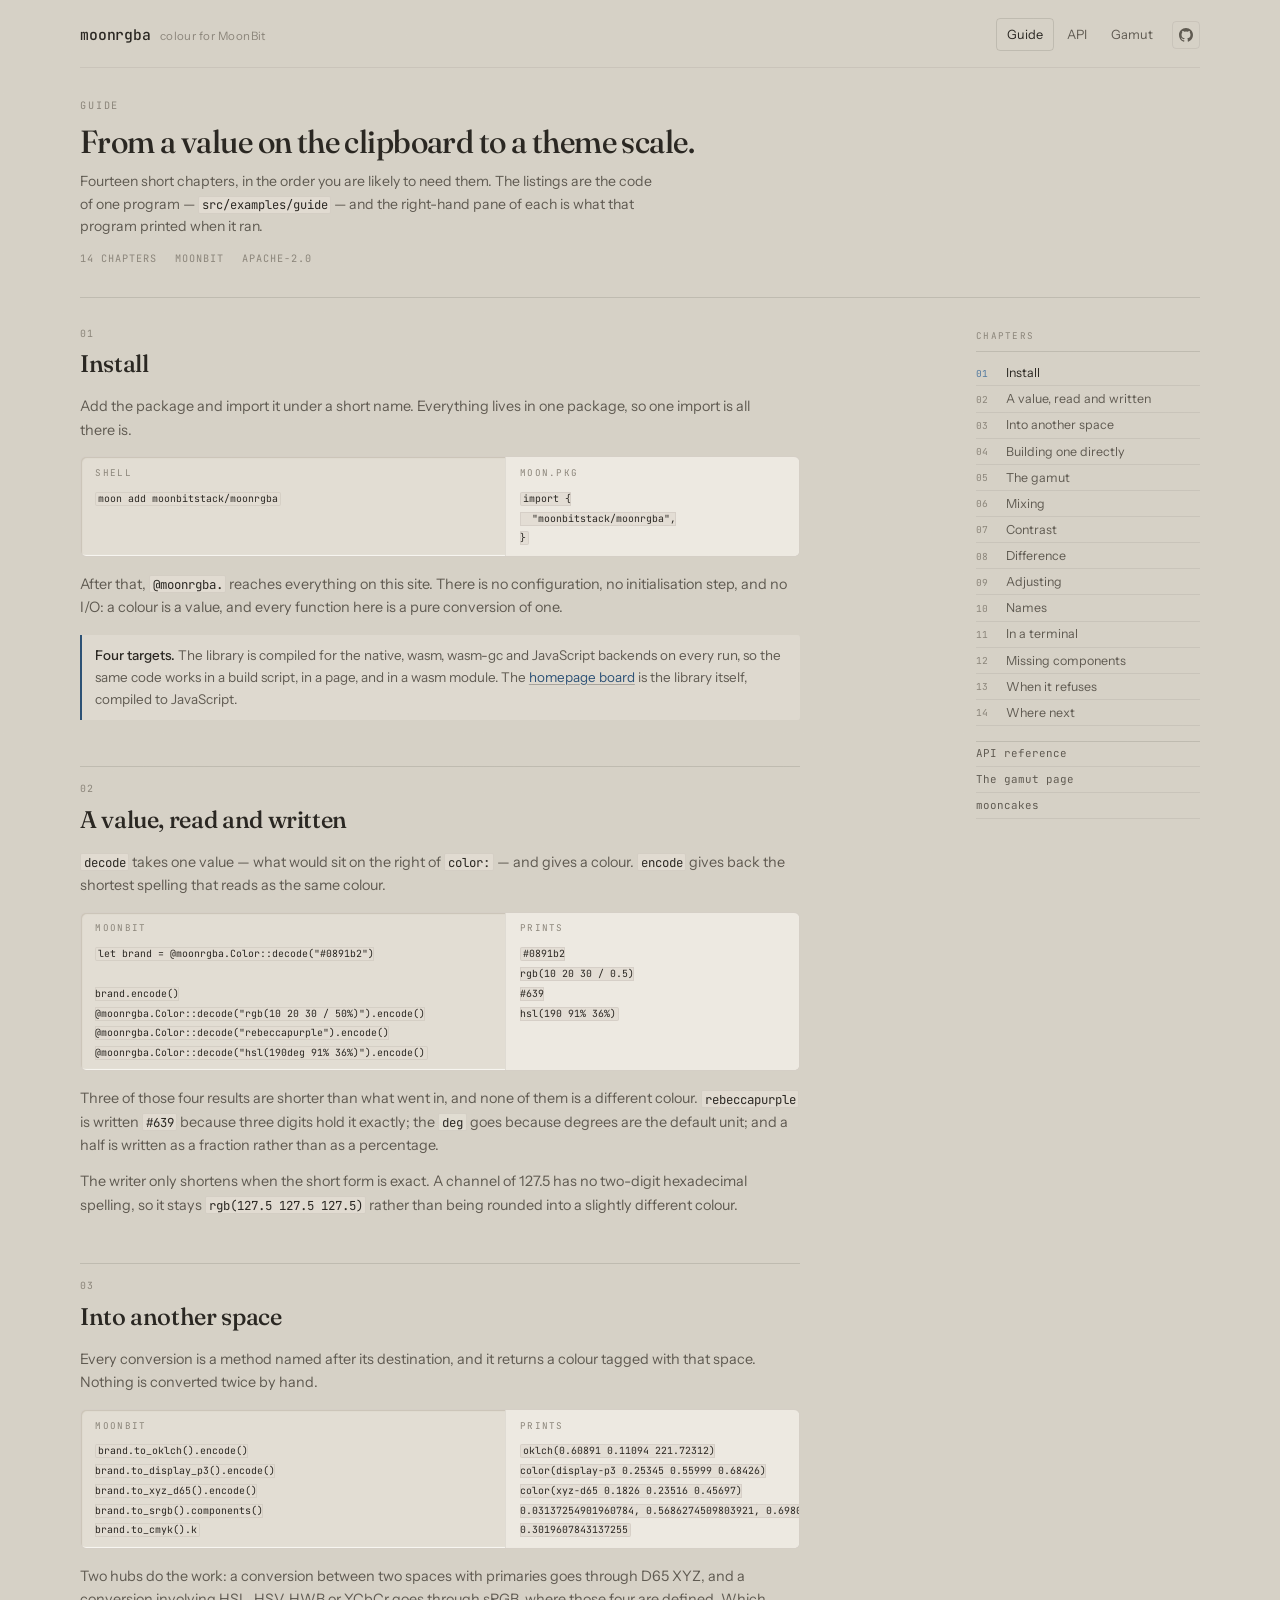
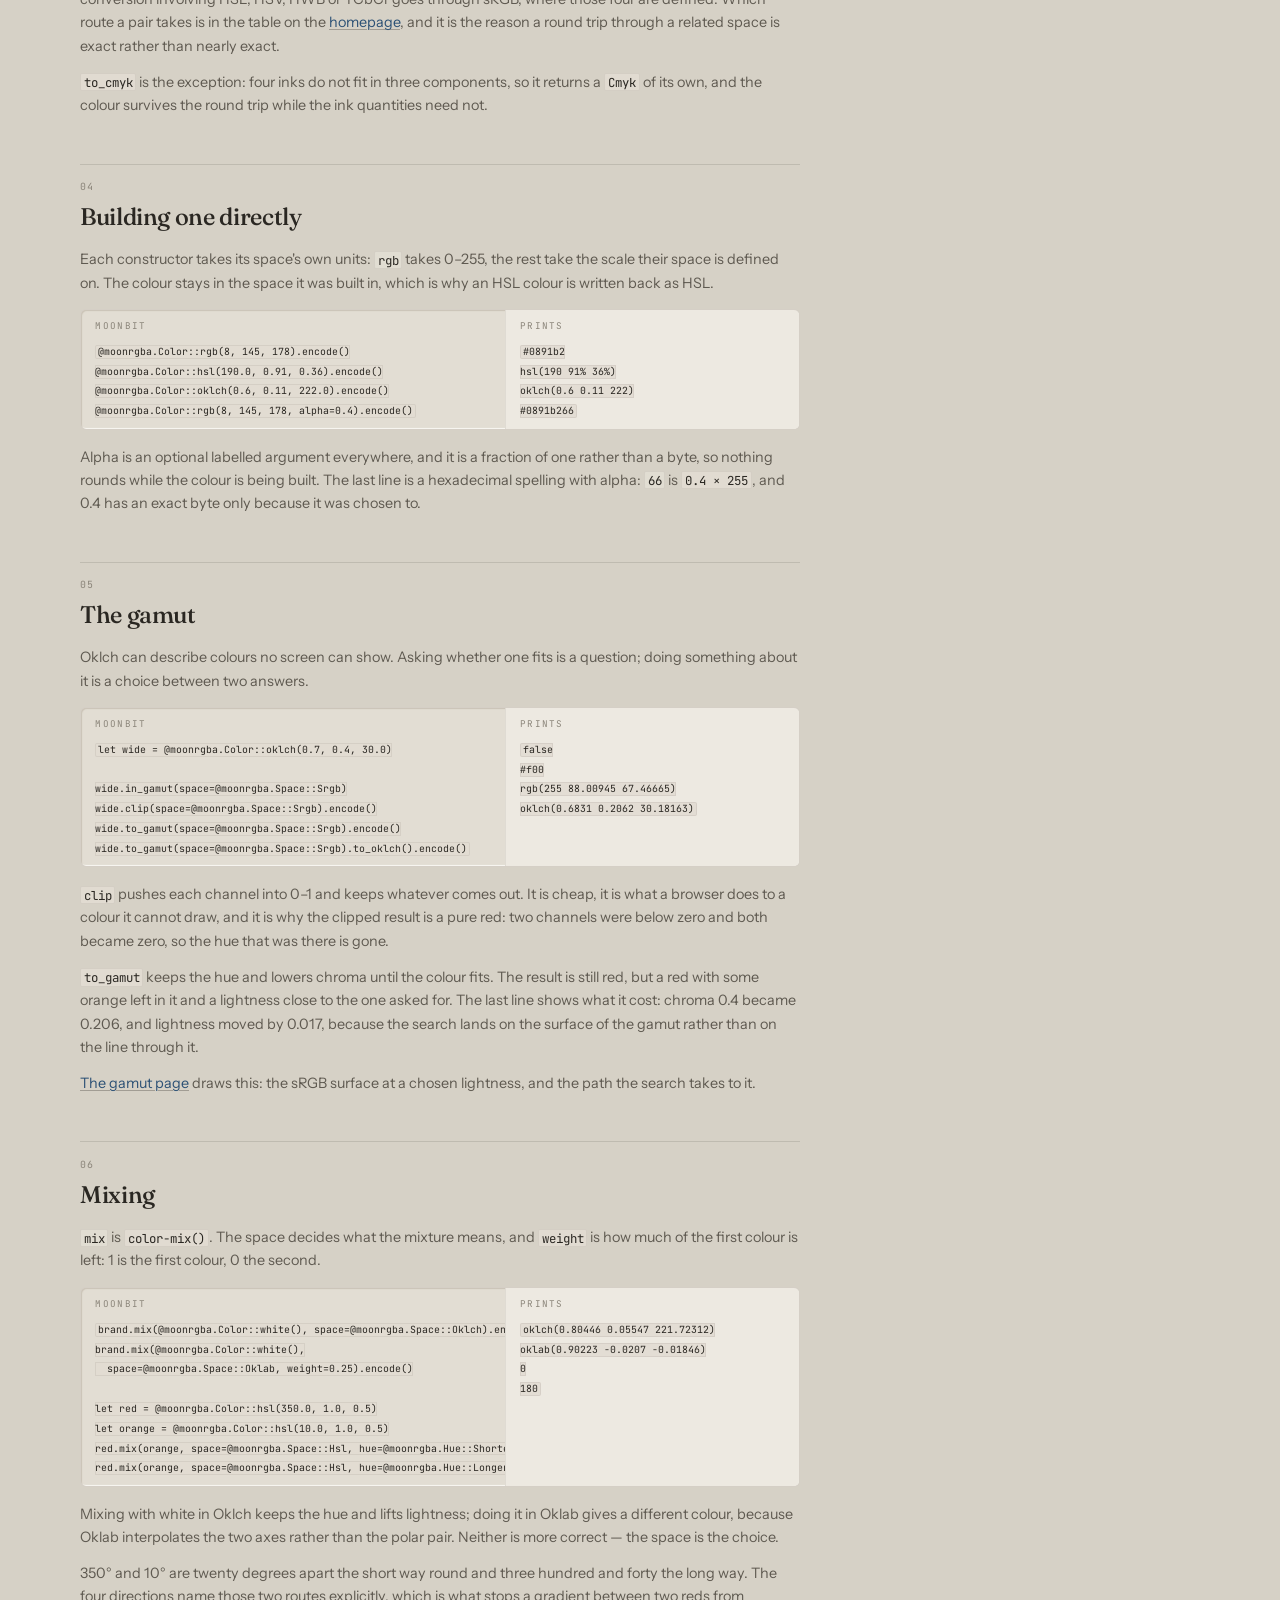
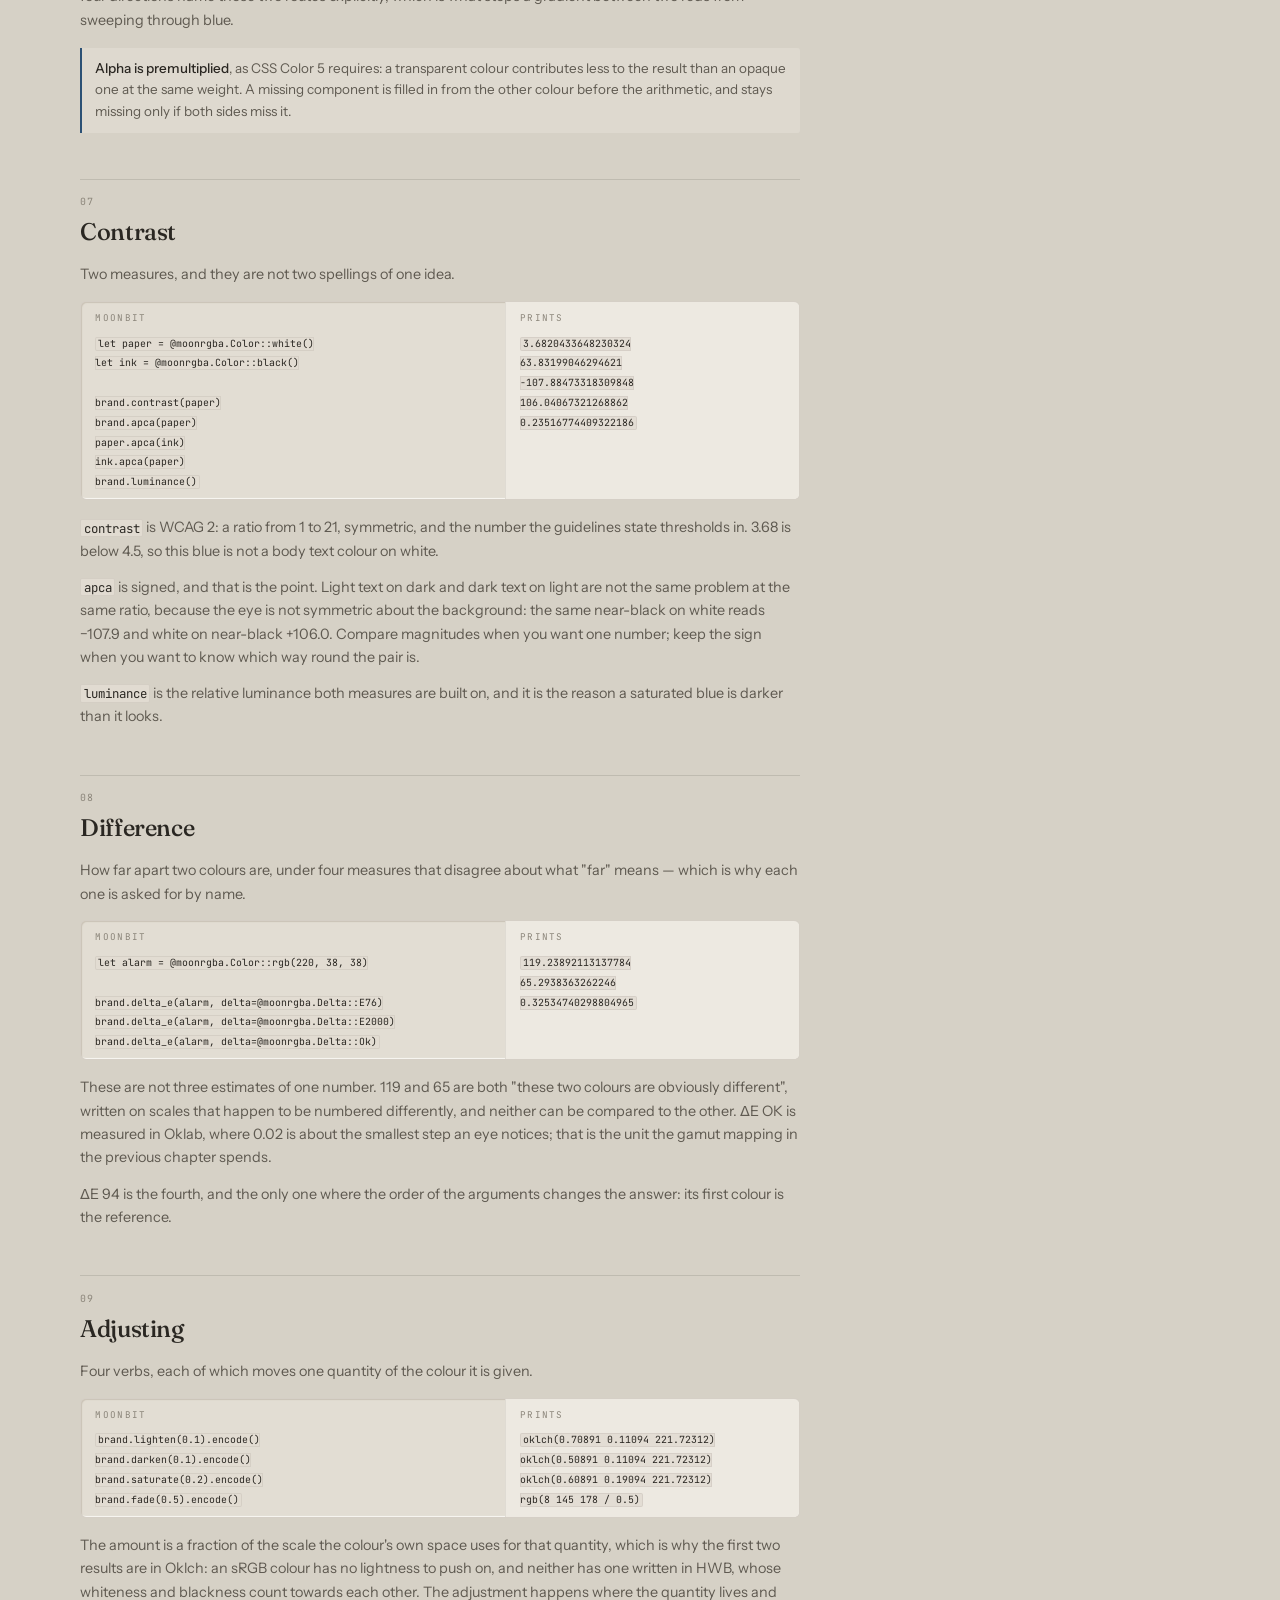
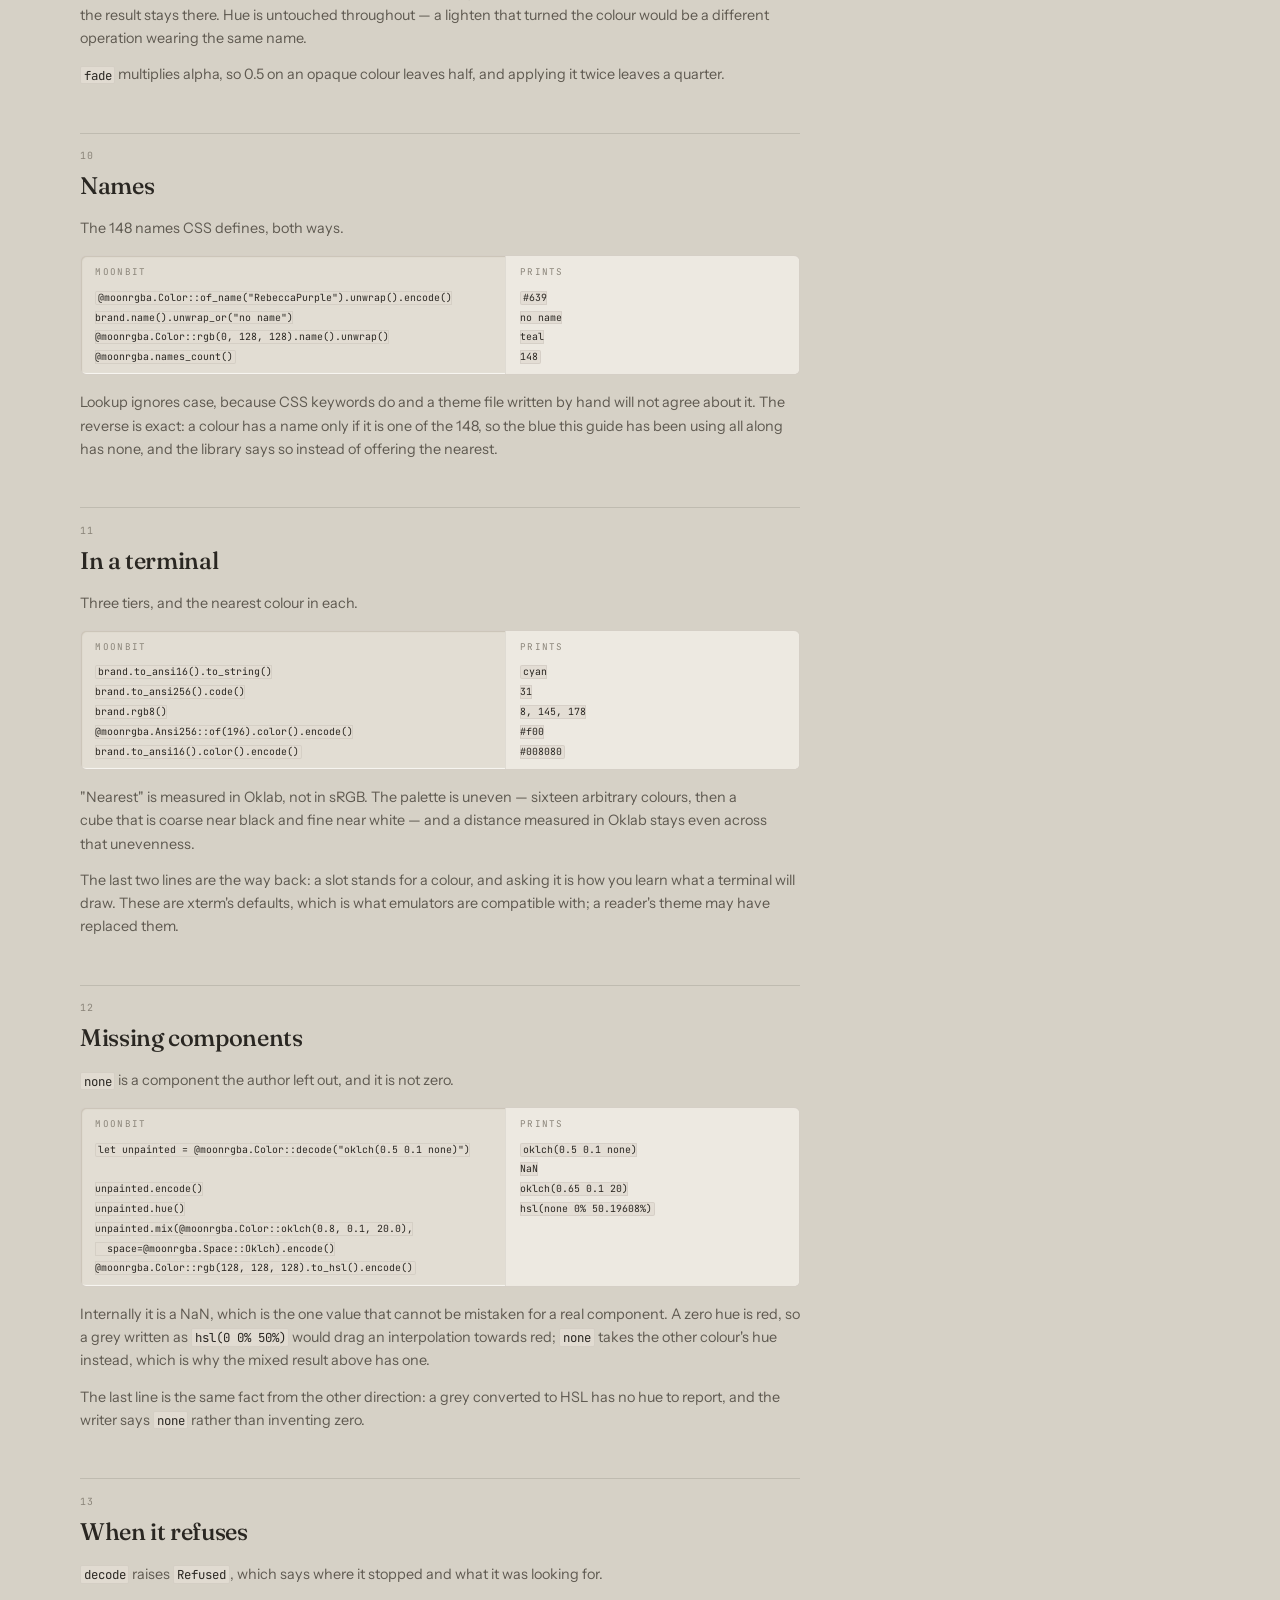
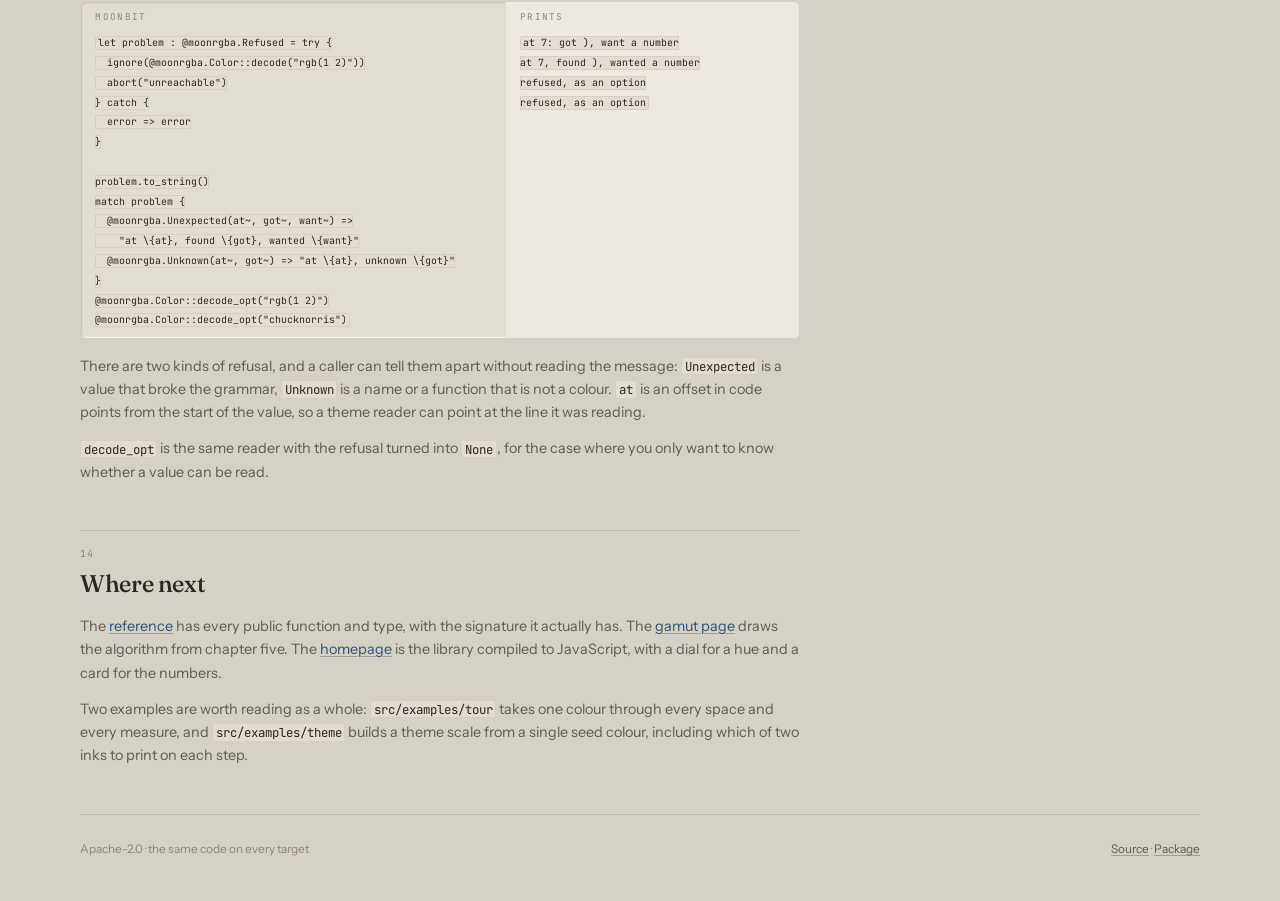
<file: docs/guide.html>
<!doctype html>
<html lang="en">
<head>
<meta charset="utf-8">
<meta name="viewport" content="width=device-width, initial-scale=1">
<title>The guide · moonrgba</title>
<meta name="description" content="A walk through moonrgba: reading and writing CSS colours, converting between spaces, bringing a colour into a gamut, mixing, measuring, and putting a colour in a terminal.">
<meta name="color-scheme" content="light dark">
<link rel="icon" href="favicon.svg" type="image/svg+xml">
<link rel="preconnect" href="https://fonts.googleapis.com">
<link rel="preconnect" href="https://fonts.gstatic.com" crossorigin>
<link href="https://fonts.googleapis.com/css2?family=Fraunces:ital,opsz,wght@0,9..144,400..700;1,9..144,400..700&family=Instrument+Sans:wght@400;500;600&family=JetBrains+Mono:wght@400;500&display=swap" rel="stylesheet">
<link rel="stylesheet" href="assets/site.css">
<script type="module" src="assets/scrollbar.js"></script>
</head>
<body>

<header class="site wrap">
  <a class="brand" href="./"><b>moonrgba</b><small>colour for MoonBit</small></a>
  <nav class="top">
    <a href="guide.html" aria-current="page">Guide</a>
    <a href="api.html">API</a>
    <a href="gamut.html">Gamut</a>
    <a class="gh" href="https://github.com/moonbitstack/moonrgba" aria-label="Source on GitHub">
      <svg viewBox="0 0 16 16" aria-hidden="true"><path fill="currentColor" d="M8 0C3.58 0 0 3.58 0 8a8 8 0 0 0 5.47 7.59c.4.07.55-.17.55-.38v-1.33c-2.23.48-2.7-1.07-2.7-1.07-.36-.92-.89-1.17-.89-1.17-.73-.5.06-.49.06-.49.8.06 1.23.83 1.23.83.72 1.22 1.88.87 2.34.66.07-.52.28-.87.5-1.07-1.78-.2-3.65-.89-3.65-3.95 0-.87.31-1.59.82-2.15-.08-.2-.36-1.02.08-2.12 0 0 .67-.21 2.2.82a7.6 7.6 0 0 1 4 0c1.53-1.04 2.2-.82 2.2-.82.44 1.1.16 1.92.08 2.12.51.56.82 1.27.82 2.15 0 3.07-1.87 3.75-3.65 3.95.29.25.54.73.54 1.48v2.2c0 .21.15.46.55.38A8 8 0 0 0 16 8c0-4.42-3.58-8-8-8Z"/></svg>
    </a>
  </nav>
</header>

<main class="wrap">

  <div class="doc-head">
    <p class="eyebrow">Guide</p>
    <h1>From a value on the clipboard to a theme scale.</h1>
    <p class="lede">Fourteen short chapters, in the order you are likely to need them. The
      listings are the code of one program — <code>src/examples/guide</code> — and the
      right-hand pane of each is what that program printed when it ran.</p>
    <p class="doc-meta"><span>14 chapters</span><span>MoonBit</span><span>Apache-2.0</span></p>
  </div>

  <div class="doc-body">

    <article class="prose">

      <section class="chapter" id="install">
        <div class="chapter-head"><span class="n">01</span><h2>Install</h2></div>
        <p>Add the package and import it under a short name. Everything lives in one
          package, so one import is all there is.</p>
        <div class="listing">
          <div class="pane">
            <p class="pane-label">shell</p>
            <pre><code>moon add moonbitstack/moonrgba</code></pre>
          </div>
          <div class="pane out">
            <p class="pane-label">moon.pkg</p>
            <pre><code>import {
  "moonbitstack/moonrgba",
}</code></pre>
          </div>
        </div>
        <p>After that, <code>@moonrgba.</code> reaches everything on this site. There is no
          configuration, no initialisation step, and no I/O: a colour is a value, and every
          function here is a pure conversion of one.</p>
        <div class="note"><b>Four targets.</b> The library is compiled for the native, wasm,
          wasm-gc and JavaScript backends on every run, so the same code works in a build
          script, in a page, and in a wasm module. The
          <a href="./">homepage board</a> is the library itself, compiled to JavaScript.</div>
      </section>

      <section class="chapter" id="read">
        <div class="chapter-head"><span class="n">02</span><h2>A value, read and written</h2></div>
        <p><code>decode</code> takes one value — what would sit on the right of
          <code>color:</code> — and gives a colour. <code>encode</code> gives back the
          shortest spelling that reads as the same colour.</p>
        <div class="listing">
          <div class="pane">
            <p class="pane-label">moonbit</p>
            <pre><code>let brand = @moonrgba.Color::decode("#0891b2")

brand.encode()
@moonrgba.Color::decode("rgb(10 20 30 / 50%)").encode()
@moonrgba.Color::decode("rebeccapurple").encode()
@moonrgba.Color::decode("hsl(190deg 91% 36%)").encode()</code></pre>
          </div>
          <div class="pane out">
            <p class="pane-label">prints</p>
            <pre><code><!-- run:read -->#0891b2
rgb(10 20 30 / 0.5)
#639
hsl(190 91% 36%)<!-- /run:read --></code></pre>
          </div>
        </div>
        <p>Three of those four results are shorter than what went in, and none of them is a
          different colour. <code>rebeccapurple</code> is written <code>#639</code> because
          three digits hold it exactly; the <code>deg</code> goes because degrees are the
          default unit; and a half is written as a fraction rather than as a percentage.</p>
        <p>The writer only shortens when the short form is exact. A channel of 127.5 has no
          two-digit hexadecimal spelling, so it stays <code>rgb(127.5 127.5 127.5)</code>
          rather than being rounded into a slightly different colour.</p>
      </section>

      <section class="chapter" id="spaces">
        <div class="chapter-head"><span class="n">03</span><h2>Into another space</h2></div>
        <p>Every conversion is a method named after its destination, and it returns a colour
          tagged with that space. Nothing is converted twice by hand.</p>
        <div class="listing">
          <div class="pane">
            <p class="pane-label">moonbit</p>
            <pre><code>brand.to_oklch().encode()
brand.to_display_p3().encode()
brand.to_xyz_d65().encode()
brand.to_srgb().components()
brand.to_cmyk().k</code></pre>
          </div>
          <div class="pane out">
            <p class="pane-label">prints</p>
            <pre><code><!-- run:spaces -->oklch(0.60891 0.11094 221.72312)
color(display-p3 0.25345 0.55999 0.68426)
color(xyz-d65 0.1826 0.23516 0.45697)
0.03137254901960784, 0.5686274509803921, 0.6980392156862745
0.3019607843137255<!-- /run:spaces --></code></pre>
          </div>
        </div>
        <p>Two hubs do the work: a conversion between two spaces with primaries goes through
          D65 XYZ, and a conversion involving HSL, HSV, HWB or YCbCr goes through sRGB, where
          those four are defined. Which route a pair takes is in the table on the
          <a href="./#dossier">homepage</a>, and it is the reason a round trip through a
          related space is exact rather than nearly exact.</p>
        <p><code>to_cmyk</code> is the exception: four inks do not fit in three components, so
          it returns a <code>Cmyk</code> of its own, and the colour survives the round trip
          while the ink quantities need not.</p>
      </section>

      <section class="chapter" id="construct">
        <div class="chapter-head"><span class="n">04</span><h2>Building one directly</h2></div>
        <p>Each constructor takes its space's own units: <code>rgb</code> takes 0–255, the
          rest take the scale their space is defined on. The colour stays in the space it was
          built in, which is why an HSL colour is written back as HSL.</p>
        <div class="listing">
          <div class="pane">
            <p class="pane-label">moonbit</p>
            <pre><code>@moonrgba.Color::rgb(8, 145, 178).encode()
@moonrgba.Color::hsl(190.0, 0.91, 0.36).encode()
@moonrgba.Color::oklch(0.6, 0.11, 222.0).encode()
@moonrgba.Color::rgb(8, 145, 178, alpha=0.4).encode()</code></pre>
          </div>
          <div class="pane out">
            <p class="pane-label">prints</p>
            <pre><code><!-- run:construct -->#0891b2
hsl(190 91% 36%)
oklch(0.6 0.11 222)
#0891b266<!-- /run:construct --></code></pre>
          </div>
        </div>
        <p>Alpha is an optional labelled argument everywhere, and it is a fraction of one
          rather than a byte, so nothing rounds while the colour is being built. The last
          line is a hexadecimal spelling with alpha: <code>66</code> is
          <code>0.4 × 255</code>, and 0.4 has an exact byte only because it was chosen to.</p>
      </section>

      <section class="chapter" id="gamut">
        <div class="chapter-head"><span class="n">05</span><h2>The gamut</h2></div>
        <p>Oklch can describe colours no screen can show. Asking whether one fits is a
          question; doing something about it is a choice between two answers.</p>
        <div class="listing">
          <div class="pane">
            <p class="pane-label">moonbit</p>
            <pre><code>let wide = @moonrgba.Color::oklch(0.7, 0.4, 30.0)

wide.in_gamut(space=@moonrgba.Space::Srgb)
wide.clip(space=@moonrgba.Space::Srgb).encode()
wide.to_gamut(space=@moonrgba.Space::Srgb).encode()
wide.to_gamut(space=@moonrgba.Space::Srgb).to_oklch().encode()</code></pre>
          </div>
          <div class="pane out">
            <p class="pane-label">prints</p>
            <pre><code><!-- run:gamut -->false
#f00
rgb(255 88.00945 67.46665)
oklch(0.6831 0.2062 30.18163)<!-- /run:gamut --></code></pre>
          </div>
        </div>
        <p><code>clip</code> pushes each channel into 0–1 and keeps whatever comes out. It is
          cheap, it is what a browser does to a colour it cannot draw, and it is why the
          clipped result is a pure red: two channels were below zero and both became zero,
          so the hue that was there is gone.</p>
        <p><code>to_gamut</code> keeps the hue and lowers chroma until the colour fits. The
          result is still red, but a red with some orange left in it and a lightness close to
          the one asked for. The last line shows what it cost: chroma 0.4 became 0.206, and
          lightness moved by 0.017, because the search lands on the surface of the gamut
          rather than on the line through it.</p>
        <p><a href="gamut.html">The gamut page</a> draws this: the sRGB surface at a chosen
          lightness, and the path the search takes to it.</p>
      </section>

      <section class="chapter" id="mix">
        <div class="chapter-head"><span class="n">06</span><h2>Mixing</h2></div>
        <p><code>mix</code> is <code>color-mix()</code>. The space decides what the mixture
          means, and <code>weight</code> is how much of the first colour is left: 1 is the
          first colour, 0 the second.</p>
        <div class="listing">
          <div class="pane">
            <p class="pane-label">moonbit</p>
            <pre><code>brand.mix(@moonrgba.Color::white(), space=@moonrgba.Space::Oklch).encode()
brand.mix(@moonrgba.Color::white(),
  space=@moonrgba.Space::Oklab, weight=0.25).encode()

let red = @moonrgba.Color::hsl(350.0, 1.0, 0.5)
let orange = @moonrgba.Color::hsl(10.0, 1.0, 0.5)
red.mix(orange, space=@moonrgba.Space::Hsl, hue=@moonrgba.Hue::Shorter).hue()
red.mix(orange, space=@moonrgba.Space::Hsl, hue=@moonrgba.Hue::Longer).hue()</code></pre>
          </div>
          <div class="pane out">
            <p class="pane-label">prints</p>
            <pre><code><!-- run:mix -->oklch(0.80446 0.05547 221.72312)
oklab(0.90223 -0.0207 -0.01846)
0
180<!-- /run:mix --></code></pre>
          </div>
        </div>
        <p>Mixing with white in Oklch keeps the hue and lifts lightness; doing it in Oklab
          gives a different colour, because Oklab interpolates the two axes rather than the
          polar pair. Neither is more correct — the space is the choice.</p>
        <p>350° and 10° are twenty degrees apart the short way round and three hundred and
          forty the long way. The four directions name those two routes explicitly, which is
          what stops a gradient between two reds from sweeping through blue.</p>
        <div class="note"><b>Alpha is premultiplied</b>, as CSS Color 5 requires: a
          transparent colour contributes less to the result than an opaque one at the same
          weight. A missing component is filled in from the other colour before the
          arithmetic, and stays missing only if both sides miss it.</div>
      </section>

      <section class="chapter" id="contrast">
        <div class="chapter-head"><span class="n">07</span><h2>Contrast</h2></div>
        <p>Two measures, and they are not two spellings of one idea.</p>
        <div class="listing">
          <div class="pane">
            <p class="pane-label">moonbit</p>
            <pre><code>let paper = @moonrgba.Color::white()
let ink = @moonrgba.Color::black()

brand.contrast(paper)
brand.apca(paper)
paper.apca(ink)
ink.apca(paper)
brand.luminance()</code></pre>
          </div>
          <div class="pane out">
            <p class="pane-label">prints</p>
            <pre><code><!-- run:contrast -->3.6820433648230324
63.83199046294621
-107.88473318309848
106.04067321268862
0.23516774409322186<!-- /run:contrast --></code></pre>
          </div>
        </div>
        <p><code>contrast</code> is WCAG 2: a ratio from 1 to 21, symmetric, and the number
          the guidelines state thresholds in. 3.68 is below 4.5, so this blue is not a body
          text colour on white.</p>
        <p><code>apca</code> is signed, and that is the point. Light text on dark and dark
          text on light are not the same problem at the same ratio, because the eye is not
          symmetric about the background: the same near-black on white reads −107.9 and
          white on near-black +106.0. Compare magnitudes when you want one number; keep the
          sign when you want to know which way round the pair is.</p>
        <p><code>luminance</code> is the relative luminance both measures are built on, and
          it is the reason a saturated blue is darker than it looks.</p>
      </section>

      <section class="chapter" id="difference">
        <div class="chapter-head"><span class="n">08</span><h2>Difference</h2></div>
        <p>How far apart two colours are, under four measures that disagree about what
          "far" means — which is why each one is asked for by name.</p>
        <div class="listing">
          <div class="pane">
            <p class="pane-label">moonbit</p>
            <pre><code>let alarm = @moonrgba.Color::rgb(220, 38, 38)

brand.delta_e(alarm, delta=@moonrgba.Delta::E76)
brand.delta_e(alarm, delta=@moonrgba.Delta::E2000)
brand.delta_e(alarm, delta=@moonrgba.Delta::Ok)</code></pre>
          </div>
          <div class="pane out">
            <p class="pane-label">prints</p>
            <pre><code><!-- run:difference -->119.23892113137784
65.2938363262246
0.32534740298804965<!-- /run:difference --></code></pre>
          </div>
        </div>
        <p>These are not three estimates of one number. 119 and 65 are both "these two
          colours are obviously different", written on scales that happen to be numbered
          differently, and neither can be compared to the other. ΔE OK is measured in Oklab,
          where 0.02 is about the smallest step an eye notices; that is the unit the gamut
          mapping in the previous chapter spends.</p>
        <p>ΔE 94 is the fourth, and the only one where the order of the arguments changes the
          answer: its first colour is the reference.</p>
      </section>

      <section class="chapter" id="adjust">
        <div class="chapter-head"><span class="n">09</span><h2>Adjusting</h2></div>
        <p>Four verbs, each of which moves one quantity of the colour it is given.</p>
        <div class="listing">
          <div class="pane">
            <p class="pane-label">moonbit</p>
            <pre><code>brand.lighten(0.1).encode()
brand.darken(0.1).encode()
brand.saturate(0.2).encode()
brand.fade(0.5).encode()</code></pre>
          </div>
          <div class="pane out">
            <p class="pane-label">prints</p>
            <pre><code><!-- run:adjust -->oklch(0.70891 0.11094 221.72312)
oklch(0.50891 0.11094 221.72312)
oklch(0.60891 0.19094 221.72312)
rgb(8 145 178 / 0.5)<!-- /run:adjust --></code></pre>
          </div>
        </div>
        <p>The amount is a fraction of the scale the colour's own space uses for that
          quantity, which is why the first two results are in Oklch: an sRGB colour has no
          lightness to push on, and neither has one written in HWB, whose whiteness and
          blackness count towards each other. The adjustment happens where the quantity
          lives and the result stays there. Hue is untouched throughout — a lighten that
          turned the colour would be a different operation wearing the same name.</p>
        <p><code>fade</code> multiplies alpha, so 0.5 on an opaque colour leaves half, and
          applying it twice leaves a quarter.</p>
      </section>

      <section class="chapter" id="names">
        <div class="chapter-head"><span class="n">10</span><h2>Names</h2></div>
        <p>The 148 names CSS defines, both ways.</p>
        <div class="listing">
          <div class="pane">
            <p class="pane-label">moonbit</p>
            <pre><code>@moonrgba.Color::of_name("RebeccaPurple").unwrap().encode()
brand.name().unwrap_or("no name")
@moonrgba.Color::rgb(0, 128, 128).name().unwrap()
@moonrgba.names_count()</code></pre>
          </div>
          <div class="pane out">
            <p class="pane-label">prints</p>
            <pre><code><!-- run:names -->#639
no name
teal
148<!-- /run:names --></code></pre>
          </div>
        </div>
        <p>Lookup ignores case, because CSS keywords do and a theme file written by hand will
          not agree about it. The reverse is exact: a colour has a name only if it is one of
          the 148, so the blue this guide has been using all along has none, and the library
          says so instead of offering the nearest.</p>
      </section>

      <section class="chapter" id="terminal">
        <div class="chapter-head"><span class="n">11</span><h2>In a terminal</h2></div>
        <p>Three tiers, and the nearest colour in each.</p>
        <div class="listing">
          <div class="pane">
            <p class="pane-label">moonbit</p>
            <pre><code>brand.to_ansi16().to_string()
brand.to_ansi256().code()
brand.rgb8()
@moonrgba.Ansi256::of(196).color().encode()
brand.to_ansi16().color().encode()</code></pre>
          </div>
          <div class="pane out">
            <p class="pane-label">prints</p>
            <pre><code><!-- run:terminal -->cyan
31
8, 145, 178
#f00
#008080<!-- /run:terminal --></code></pre>
          </div>
        </div>
        <p>"Nearest" is measured in Oklab, not in sRGB. The palette is uneven — sixteen
          arbitrary colours, then a cube that is coarse near black and fine near white — and
          a distance measured in Oklab stays even across that unevenness.</p>
        <p>The last two lines are the way back: a slot stands for a colour, and asking it is
          how you learn what a terminal will draw. These are xterm's defaults, which is what
          emulators are compatible with; a reader's theme may have replaced them.</p>
      </section>

      <section class="chapter" id="none">
        <div class="chapter-head"><span class="n">12</span><h2>Missing components</h2></div>
        <p><code>none</code> is a component the author left out, and it is not zero.</p>
        <div class="listing">
          <div class="pane">
            <p class="pane-label">moonbit</p>
            <pre><code>let unpainted = @moonrgba.Color::decode("oklch(0.5 0.1 none)")

unpainted.encode()
unpainted.hue()
unpainted.mix(@moonrgba.Color::oklch(0.8, 0.1, 20.0),
  space=@moonrgba.Space::Oklch).encode()
@moonrgba.Color::rgb(128, 128, 128).to_hsl().encode()</code></pre>
          </div>
          <div class="pane out">
            <p class="pane-label">prints</p>
            <pre><code><!-- run:none -->oklch(0.5 0.1 none)
NaN
oklch(0.65 0.1 20)
hsl(none 0% 50.19608%)<!-- /run:none --></code></pre>
          </div>
        </div>
        <p>Internally it is a NaN, which is the one value that cannot be mistaken for a real
          component. A zero hue is red, so a grey written as <code>hsl(0 0% 50%)</code>
          would drag an interpolation towards red; <code>none</code> takes the other
          colour's hue instead, which is why the mixed result above has one.</p>
        <p>The last line is the same fact from the other direction: a grey converted to HSL
          has no hue to report, and the writer says <code>none</code> rather than inventing
          zero.</p>
      </section>

      <section class="chapter" id="errors">
        <div class="chapter-head"><span class="n">13</span><h2>When it refuses</h2></div>
        <p><code>decode</code> raises <code>Refused</code>, which says where it stopped and
          what it was looking for.</p>
        <div class="listing">
          <div class="pane">
            <p class="pane-label">moonbit</p>
            <pre><code>let problem : @moonrgba.Refused = try {
  ignore(@moonrgba.Color::decode("rgb(1 2)"))
  abort("unreachable")
} catch {
  error => error
}

problem.to_string()
match problem {
  @moonrgba.Unexpected(at~, got~, want~) =>
    "at \{at}, found \{got}, wanted \{want}"
  @moonrgba.Unknown(at~, got~) => "at \{at}, unknown \{got}"
}
@moonrgba.Color::decode_opt("rgb(1 2)")
@moonrgba.Color::decode_opt("chucknorris")</code></pre>
          </div>
          <div class="pane out">
            <p class="pane-label">prints</p>
            <pre><code><!-- run:errors -->at 7: got ), want a number
at 7, found ), wanted a number
refused, as an option
refused, as an option<!-- /run:errors --></code></pre>
          </div>
        </div>
        <p>There are two kinds of refusal, and a caller can tell them apart without reading
          the message: <code>Unexpected</code> is a value that broke the grammar,
          <code>Unknown</code> is a name or a function that is not a colour.
          <code>at</code> is an offset in code points from the start of the value, so a
          theme reader can point at the line it was reading.</p>
        <p><code>decode_opt</code> is the same reader with the refusal turned into
          <code>None</code>, for the case where you only want to know whether a value can be
          read.</p>
      </section>

      <section class="chapter" id="next">
        <div class="chapter-head"><span class="n">14</span><h2>Where next</h2></div>
        <p>The <a href="api.html">reference</a> has every public function and type, with the
          signature it actually has. The <a href="gamut.html">gamut page</a> draws the
          algorithm from chapter five. The <a href="./">homepage</a> is the library compiled
          to JavaScript, with a dial for a hue and a card for the numbers.</p>
        <p>Two examples are worth reading as a whole: <code>src/examples/tour</code> takes
          one colour through every space and every measure, and
          <code>src/examples/theme</code> builds a theme scale from a single seed colour,
          including which of two inks to print on each step.</p>
      </section>

    </article>

    <aside class="itinerary">
      <p class="label">Chapters</p>
      <ol>
        <li><a href="#install">Install</a></li>
        <li><a href="#read">A value, read and written</a></li>
        <li><a href="#spaces">Into another space</a></li>
        <li><a href="#construct">Building one directly</a></li>
        <li><a href="#gamut">The gamut</a></li>
        <li><a href="#mix">Mixing</a></li>
        <li><a href="#contrast">Contrast</a></li>
        <li><a href="#difference">Difference</a></li>
        <li><a href="#adjust">Adjusting</a></li>
        <li><a href="#names">Names</a></li>
        <li><a href="#terminal">In a terminal</a></li>
        <li><a href="#none">Missing components</a></li>
        <li><a href="#errors">When it refuses</a></li>
        <li><a href="#next">Where next</a></li>
      </ol>
      <ul class="sub">
        <li><a href="api.html">API reference</a></li>
        <li><a href="gamut.html">The gamut page</a></li>
        <li><a href="https://mooncakes.io/docs/moonbitstack/moonrgba">mooncakes</a></li>
      </ul>
    </aside>

  </div>
</main>

<footer class="wrap">
  <span>Apache-2.0 · the same code on every target</span>
  <span><a href="https://github.com/moonbitstack/moonrgba">Source</a> · <a href="https://mooncakes.io/docs/moonbitstack/moonrgba">Package</a></span>
</footer>

<script type="module" src="assets/doc.js"></script>
</body>
</html>
</file>
<file: docs/assets/site.css>
/* moonrgba — the instrument.
 *
 * A colour bench, not a poster. The surface is one warm grey with a light from
 * the top left; depth is a pair of shadows so tight that they read as a moulded
 * edge rather than as a glow, and it is spent only on the four things you could
 * pick up: the board, the dial, the card, the buttons. Everything else is a
 * hairline.
 *
 * Radii stay between two and twelve pixels. Nothing here is rounder than the
 * rule that made it, because a large radius is a gesture and this page is a
 * measuring instrument.
 *
 * The one saturated thing is the colour under inspection: it arrives as
 * `--swatch` and tints the focus ring, the marks and the small headings. The
 * page has no colour of its own.
 */

:root {
  color-scheme: light;

  /* The surface: bone, with room above it for the highlight to sit in. */
  --desk: #d6d1c6;
  --bone: #e9e5dc;
  --bone-2: #e2ddd3;
  --hi: #fdfcf8;
  --lo: #a79e8d;

  --ink: #2a2722;
  --ink-2: #5f5a51;
  --ink-3: #8b857a;
  --line: color-mix(in srgb, var(--ink) 13%, transparent);
  --line-soft: color-mix(in srgb, var(--ink) 7%, transparent);

  /* Small on purpose. A 30px radius on a 12px control is a cartoon. */
  --r-xs: 3px;
  --r-s: 4px;
  --r-m: 6px;
  --r-l: 8px;
  --r-xl: 12px;

  /* Two shadows, low contrast, short throw. The light is at 315°: highlight up
     and left, shadow down and right, one pixel of each at the smallest size. */
  --out-sm: -1px -1px 1px color-mix(in srgb, var(--hi) 92%, transparent),
    1px 1px 2px color-mix(in srgb, var(--lo) 52%, transparent);
  --out: -2px -2px 4px color-mix(in srgb, var(--hi) 88%, transparent),
    2px 3px 7px -2px color-mix(in srgb, var(--lo) 62%, transparent);
  --out-lg: -3px -3px 8px color-mix(in srgb, var(--hi) 80%, transparent),
    5px 6px 16px -8px color-mix(in srgb, var(--lo) 78%, transparent);
  --in-sm: inset 1px 1px 1px color-mix(in srgb, var(--lo) 40%, transparent),
    inset -1px -1px 1px color-mix(in srgb, var(--hi) 85%, transparent);
  --in: inset 2px 2px 4px -1px color-mix(in srgb, var(--lo) 46%, transparent),
    inset -2px -2px 4px -1px color-mix(in srgb, var(--hi) 85%, transparent);

  --sans: "Instrument Sans", system-ui, sans-serif;
  --serif: "Fraunces", "Iowan Old Style", Georgia, serif;
  --mono: "JetBrains Mono", ui-monospace, "SF Mono", Menlo, monospace;

  --swatch: #2e73b8;
  --swatch-ink: #fff;
}

@media (prefers-color-scheme: dark) {
  :root {
    color-scheme: dark;
    --desk: #191b1d;
    --bone: #232629;
    --bone-2: #1e2124;
    --hi: color-mix(in srgb, #fff 10%, transparent);
    --lo: #07080a;
    --ink: #e8e4da;
    --ink-2: #a9a49a;
    --ink-3: #7a756b;
    --line: color-mix(in srgb, var(--ink) 15%, transparent);
    --line-soft: color-mix(in srgb, var(--ink) 8%, transparent);
    --out-sm: -1px -1px 1px color-mix(in srgb, var(--hi) 70%, transparent),
      1px 1px 2px color-mix(in srgb, var(--lo) 70%, transparent);
    --out: -2px -2px 4px color-mix(in srgb, var(--hi) 55%, transparent),
      2px 3px 7px -2px color-mix(in srgb, var(--lo) 80%, transparent);
    --out-lg: -3px -3px 8px color-mix(in srgb, var(--hi) 42%, transparent),
      5px 6px 16px -8px color-mix(in srgb, var(--lo) 90%, transparent);
    --in-sm: inset 1px 1px 1px color-mix(in srgb, var(--lo) 75%, transparent),
      inset -1px -1px 1px color-mix(in srgb, var(--hi) 45%, transparent);
    --in: inset 2px 2px 4px -1px color-mix(in srgb, var(--lo) 80%, transparent),
      inset -2px -2px 4px -1px color-mix(in srgb, var(--hi) 40%, transparent);
  }
}

*,
*::before,
*::after {
  box-sizing: border-box;
}

html {
  /* Code is read to be typed: no ligatures, here or in any control. */
  font-variant-ligatures: no-contextual;
  -webkit-text-size-adjust: 100%;
  scroll-behavior: smooth;
}

html,
button,
input,
textarea,
select {
  font-variant-ligatures: no-contextual;
}

body {
  margin: 0;
  background: var(--desk);
  color: var(--ink);
  font-family: var(--sans);
  font-size: 15px;
  line-height: 1.62;
  -webkit-font-smoothing: antialiased;
  text-rendering: optimizeLegibility;
}

/* A matte finish, a few percent of noise, so the shadows sit on a surface
   rather than on a flat fill. Any more than this reads as a texture. */
body::after {
  content: "";
  position: fixed;
  inset: 0;
  z-index: 60;
  pointer-events: none;
  opacity: 0.2;
  mix-blend-mode: soft-light;
  background-image: url("data:image/svg+xml,%3Csvg xmlns='http://www.w3.org/2000/svg' width='160' height='160'%3E%3Cfilter id='n'%3E%3CfeTurbulence type='fractalNoise' baseFrequency='0.95' numOctaves='2'/%3E%3C/filter%3E%3Crect width='160' height='160' filter='url(%23n)' opacity='0.2'/%3E%3C/svg%3E");
}

a {
  color: inherit;
  text-decoration-thickness: 1px;
  text-underline-offset: 0.16em;
  text-decoration-color: color-mix(in srgb, var(--ink) 30%, transparent);
}

a:hover {
  text-decoration-color: currentColor;
}

::selection {
  background: color-mix(in srgb, var(--swatch) 26%, transparent);
}

:focus-visible {
  outline: 1px solid color-mix(in srgb, var(--swatch) 65%, var(--ink));
  outline-offset: 2px;
  border-radius: 2px;
}

/* Chrome ignores ::-webkit-scrollbar once scrollbar-color is set, so the
   standard properties go behind a guard that only the others match. */
@supports not selector(::-webkit-scrollbar) {
  .scroll,
  .spellings,
  pre {
    scrollbar-width: thin;
    scrollbar-color: color-mix(in srgb, var(--ink) 26%, transparent) transparent;
  }
  html { scrollbar-width: thin; scrollbar-color: color-mix(in srgb, var(--ink) 26%, transparent) transparent; }
  html:not(.scrolled) { scrollbar-color: transparent transparent; }
}

/* The page's own bar, in the panels' hand; at the top of the page it keeps its
   place but shows no thumb. */
@supports selector(::-webkit-scrollbar) {
  html::-webkit-scrollbar { width: 10px; height: 10px; }
  html::-webkit-scrollbar-track { background: transparent; }
  html::-webkit-scrollbar-thumb {
    border-radius: 99px;
    border: 3px solid transparent;
    background-clip: content-box;
    background-color: color-mix(in srgb, var(--ink) 24%, transparent);
  }
  html::-webkit-scrollbar-thumb:hover { background-color: color-mix(in srgb, var(--ink) 38%, transparent); }
  html:not(.scrolled)::-webkit-scrollbar-thumb { background-color: transparent; }
}

@supports selector(::-webkit-scrollbar) {
  .scroll::-webkit-scrollbar,
  .spellings::-webkit-scrollbar,
  pre::-webkit-scrollbar {
    width: 8px;
    height: 8px;
  }
  .scroll::-webkit-scrollbar-track,
  .spellings::-webkit-scrollbar-track,
  pre::-webkit-scrollbar-track {
    background: transparent;
  }
  .scroll::-webkit-scrollbar-thumb,
  .spellings::-webkit-scrollbar-thumb,
  pre::-webkit-scrollbar-thumb {
    border-radius: 99px;
    border: 2px solid transparent;
    background-clip: content-box;
    background-color: color-mix(in srgb, var(--ink) 22%, transparent);
  }
  .scroll::-webkit-scrollbar-thumb:hover,
  .spellings::-webkit-scrollbar-thumb:hover,
  pre::-webkit-scrollbar-thumb:hover {
    background-color: color-mix(in srgb, var(--ink) 36%, transparent);
  }
}

.wrap {
  width: min(1120px, 100% - 3rem);
  margin-inline: auto;
}

/* ——— header ——————————————————————————————————————————————— */

.site {
  display: flex;
  align-items: center;
  gap: 1.5rem;
  justify-content: space-between;
  padding: 1.15rem 0 0.95rem;
  border-bottom: 1px solid var(--line-soft);
}

.brand {
  display: flex;
  align-items: baseline;
  gap: 0.55rem;
  text-decoration: none;
}

.brand b {
  font-family: var(--mono);
  font-weight: 500;
  font-size: 0.92rem;
  letter-spacing: -0.01em;
}

.brand small {
  color: var(--ink-3);
  font-size: 0.72rem;
  letter-spacing: 0.04em;
}

.top {
  display: flex;
  align-items: center;
  gap: 0.15rem;
}

.top a {
  font-size: 0.8rem;
  letter-spacing: 0.01em;
  color: var(--ink-2);
  text-decoration: none;
  padding: 0.32rem 0.6rem;
  border-radius: var(--r-s);
  border: 1px solid transparent;
}

.top a:hover {
  color: var(--ink);
  border-color: var(--line-soft);
  background: color-mix(in srgb, var(--hi) 40%, transparent);
}

.top a[aria-current="page"] {
  color: var(--ink);
  border-color: var(--line);
}

/* The icon button keeps its own padding, so the glyph is never squeezed. */
.top .gh {
  display: inline-flex;
  align-items: center;
  justify-content: center;
  width: 28px;
  height: 28px;
  padding: 0;
  margin-left: 0.35rem;
  border-color: var(--line-soft);
}

.top .gh svg {
  width: 14px;
  height: 14px;
  display: block;
}

/* ——— the board ———————————————————————————————————————————— */

.board {
  position: relative;
  margin-block: 1.6rem 2.4rem;
  padding: clamp(1.2rem, 2.4vw, 2rem);
  border-radius: var(--r-xl);
  background: var(--bone);
  box-shadow: var(--out-lg);
}

/* The hairline that makes the panel read as moulded rather than pasted, and the
   inner cut that keeps the edge from looking like a drop shadow on a div. */
.board::before {
  content: "";
  position: absolute;
  inset: 0;
  border-radius: inherit;
  pointer-events: none;
  border: 1px solid color-mix(in srgb, var(--hi) 55%, transparent);
}

.board::after {
  content: "";
  position: absolute;
  inset: 4px;
  border-radius: calc(var(--r-xl) - 3px);
  pointer-events: none;
  border: 1px solid var(--line-soft);
}

.eyebrow {
  margin: 0 0 0.6rem;
  font-family: var(--mono);
  font-size: 0.64rem;
  letter-spacing: 0.18em;
  text-transform: uppercase;
  color: var(--ink-3);
}

h1 {
  margin: 0;
  font-family: var(--serif);
  font-weight: 500;
  font-variation-settings: "opsz" 72;
  font-size: clamp(1.7rem, 3.1vw, 2.45rem);
  line-height: 1.06;
  letter-spacing: -0.018em;
  text-wrap: balance;
}

h1 em {
  font-style: italic;
  font-variation-settings: "opsz" 72;
  color: color-mix(in srgb, var(--swatch) 62%, var(--ink));
}

.board-head {
  display: grid;
  grid-template-columns: minmax(0, 1fr) minmax(0, 0.92fr);
  gap: clamp(1.2rem, 3.4vw, 3rem);
  align-items: end;
  padding-bottom: clamp(1rem, 2vw, 1.4rem);
  border-bottom: 1px solid var(--line-soft);
}

.lede {
  margin: 0 0 0.1rem;
  max-width: 46ch;
  color: var(--ink-2);
  font-size: 0.88rem;
  line-height: 1.6;
  text-wrap: pretty;
}

.lede b {
  color: var(--ink);
  font-weight: 500;
}

.bench {
  display: grid;
  grid-template-columns: minmax(0, 0.78fr) minmax(0, 1.22fr);
  gap: clamp(1.2rem, 3vw, 2.6rem);
  align-items: center;
  margin-top: clamp(1.2rem, 2.6vw, 1.9rem);
}

/* ——— the dial ————————————————————————————————————————————— */

/* A bezel with an engraved scale, a ring of hue that turns inside it, and a
   fixed read head. Nothing is filled in: the ring is hollow, so the selection is
   an angle rather than an area. */
.dial {
  position: relative;
  width: min(100%, 310px);
  aspect-ratio: 1;
  margin-inline: auto;
  border-radius: 50%;
  background: var(--bone);
  border: 1px solid var(--line-soft);
  box-shadow: var(--out);
  touch-action: none;
  cursor: grab;
}

.dial:active {
  cursor: grabbing;
}

.dial:focus-visible {
  outline-offset: 5px;
  border-radius: 50%;
}

.dial .well {
  position: absolute;
  inset: 4%;
  border-radius: 50%;
  background: var(--bone);
  box-shadow: var(--in-sm);
  overflow: hidden;
  isolation: isolate;
}

/* The two rules that frame the band: the colour is inlaid between them, which
   is what stops a rainbow from reading as a sticker. */
.dial .well::before,
.dial .well::after {
  content: "";
  position: absolute;
  border-radius: 50%;
  pointer-events: none;
  z-index: 3;
}

.dial .well::before {
  inset: 4.4%;
  border: 1px solid color-mix(in srgb, var(--ink) 20%, transparent);
}

.dial .well::after {
  inset: 10.4%;
  border: 1px solid color-mix(in srgb, var(--ink) 14%, transparent);
}

/* The hue ring: a conic sweep masked to an annulus, so what turns is a band of
   colour and not a disc. Its stops are set from the library, at the current
   saturation and lightness, by home.js. */
.wheel {
  position: absolute;
  inset: 0;
  border-radius: 50%;
  background: conic-gradient(from 0deg, #f00, #ff0, #0f0, #0ff, #00f, #f0f, #f00);
  mask: radial-gradient(closest-side, transparent 0 79%, #000 79.4% 91%, transparent 91.4%);
  will-change: transform;
}

/* The scale, engraved into the bezel: twelve long marks and twenty-four short. */
.rim {
  position: absolute;
  inset: 0;
  border-radius: 50%;
  pointer-events: none;
  background:
    repeating-conic-gradient(
      from 0deg,
      color-mix(in srgb, var(--ink) 42%, transparent) 0deg 0.9deg,
      transparent 0.9deg 90deg
    ),
    repeating-conic-gradient(
      from 0deg,
      color-mix(in srgb, var(--ink) 20%, transparent) 0deg 0.4deg,
      transparent 0.4deg 15deg
    );
  mask: radial-gradient(closest-side, transparent 0 92.4%, #000 92.8% 99.2%, transparent 99.4%);
}

/* The read head: a hairline from the bezel to the ring, at twelve o'clock. */
.head {
  position: absolute;
  left: 50%;
  top: 1.6%;
  height: 17.4%;
  width: 1px;
  translate: -0.5px 0;
  background: linear-gradient(
    to bottom,
    color-mix(in srgb, var(--ink) 38%, transparent),
    color-mix(in srgb, var(--ink) 62%, transparent)
  );
  pointer-events: none;
  z-index: 4;
}

/* The index at the bezel end: a small triangle, pointing in. */
.head::before {
  content: "";
  position: absolute;
  left: 50%;
  top: 0;
  width: 0;
  height: 0;
  translate: -50% 0;
  border-inline: 4px solid transparent;
  border-top: 7px solid color-mix(in srgb, var(--ink) 48%, transparent);
}

/* The hub: a plate, not a colour. The colour is a small chip on it, and the two
   numbers are the reading. */
.hub {
  position: absolute;
  left: 50%;
  top: 50%;
  width: 64%;
  aspect-ratio: 1;
  translate: -50% -50%;
  border-radius: 50%;
  background: var(--bone);
  border: 1px solid var(--line-soft);
  display: grid;
  place-content: center;
  justify-items: center;
  gap: 0.2rem;
  text-align: center;
  box-shadow: var(--out), inset 0 1px 0 color-mix(in srgb, var(--hi) 70%, transparent);
  pointer-events: none;
}

.hub .chip {
  width: 19px;
  height: 19px;
  border-radius: var(--r-xs);
  background: var(--swatch);
  box-shadow: 0 0 0 1px color-mix(in srgb, var(--ink) 28%, transparent),
    inset 0 1px 0 color-mix(in srgb, #fff 22%, transparent);
}

.hub .deg {
  font-family: var(--mono);
  font-size: clamp(0.9rem, 1.9vw, 1.1rem);
  font-weight: 500;
  letter-spacing: -0.03em;
  line-height: 1;
  font-variant-numeric: tabular-nums;
  color: var(--ink);
}

.hub .code {
  font-family: var(--mono);
  font-size: 0.6rem;
  letter-spacing: 0.06em;
  color: var(--ink-3);
  font-variant-numeric: tabular-nums;
}

/* ——— the card ————————————————————————————————————————————— */

/* One plate, divided by hairlines: no stacking of little shadowed boxes, which
   is what makes a control panel look like a pile of stickers. */
.card {
  border-radius: var(--r-l);
  padding: 0.9rem 1rem 1rem;
  background: var(--bone);
  border: 1px solid var(--line-soft);
  box-shadow: var(--out);
}

.field {
  display: flex;
  align-items: center;
  gap: 0.55rem;
  padding: 0.34rem 0.6rem 0.34rem 0.7rem;
  border-radius: var(--r-s);
  background: var(--bone-2);
  box-shadow: var(--in-sm);
  transition: box-shadow 120ms ease;
}

.field:has(input:focus-visible) {
  box-shadow: var(--in-sm), 0 0 0 1px color-mix(in srgb, var(--swatch) 55%, transparent);
}

.field input {
  flex: 1;
  min-width: 0;
  border: 0;
  background: none;
  color: var(--ink);
  font-family: var(--mono);
  font-size: 0.8rem;
  padding: 0.1rem 0;
}

.field input:focus {
  outline: none;
}

.field input::placeholder {
  color: var(--ink-3);
}

.field .tag {
  font-family: var(--mono);
  font-size: 0.6rem;
  letter-spacing: 0.14em;
  text-transform: uppercase;
  color: var(--ink-3);
  white-space: nowrap;
}

.swatch {
  position: relative;
  margin-top: 0.7rem;
  height: clamp(88px, 9.5vw, 108px);
  border-radius: var(--r-m);
  background: var(--swatch);
  box-shadow: 0 0 0 1px color-mix(in srgb, var(--ink) 16%, transparent),
    inset 0 1px 0 color-mix(in srgb, #fff 20%, transparent);
  display: flex;
  align-items: flex-end;
  padding: 0.6rem 0.7rem;
}

.swatch .label,
.swatch .note {
  font-family: var(--mono);
  font-size: 0.64rem;
  letter-spacing: 0.04em;
  line-height: 1.4;
  color: #fffdf8;
  padding: 0.14rem 0.36rem;
  border-radius: var(--r-xs);
  background: color-mix(in srgb, #000 42%, transparent);
}

.swatch .note {
  position: absolute;
  top: 0.55rem;
  right: 0.6rem;
}

[hidden] {
  display: none !important;
}

.value {
  display: flex;
  align-items: baseline;
  justify-content: space-between;
  gap: 0.8rem;
  margin-top: 0.7rem;
  padding-bottom: 0.7rem;
  border-bottom: 1px solid var(--line-soft);
}

.value code {
  font-family: var(--mono);
  font-size: 0.86rem;
  letter-spacing: -0.01em;
  color: var(--ink);
  overflow-wrap: anywhere;
}

.value button {
  flex: none;
  border: 1px solid var(--line-soft);
  font: inherit;
  font-family: var(--mono);
  font-size: 0.6rem;
  letter-spacing: 0.12em;
  text-transform: uppercase;
  color: var(--ink-2);
  background: var(--bone);
  padding: 0.3rem 0.5rem;
  border-radius: var(--r-xs);
  box-shadow: var(--out-sm);
  cursor: pointer;
}

.value button:active {
  box-shadow: var(--in-sm);
}

.value button[data-done="1"] {
  color: color-mix(in srgb, var(--swatch) 55%, var(--ink));
}

/* Contrast: two columns divided by a hairline, each a number and its measure. */
.pairs {
  display: grid;
  grid-template-columns: repeat(2, minmax(0, 1fr));
  gap: 0;
  margin-top: 0.55rem;
}

.pair {
  padding: 0.1rem 0.8rem 0.1rem 0;
  display: grid;
  gap: 0.05rem;
}

.pair + .pair {
  padding-left: 0.8rem;
  border-left: 1px solid var(--line-soft);
}

.pair .k {
  font-family: var(--mono);
  font-size: 0.58rem;
  letter-spacing: 0.14em;
  text-transform: uppercase;
  color: var(--ink-3);
}

.pair .v {
  font-family: var(--mono);
  font-size: 0.92rem;
  font-variant-numeric: tabular-nums;
  line-height: 1.3;
  color: var(--ink);
}

.pair .v b {
  font-weight: 500;
}

.pair .v span {
  color: var(--ink-3);
  font-size: 0.7rem;
}

.pair .s {
  font-family: var(--mono);
  font-size: 0.62rem;
  letter-spacing: 0.02em;
  color: var(--ink-3);
  font-variant-numeric: tabular-nums;
}

.terminal {
  margin-top: 0.55rem;
  padding-top: 0.6rem;
  border-top: 1px solid var(--line-soft);
  display: flex;
  flex-wrap: wrap;
  align-items: center;
  gap: 0.3rem 0.75rem;
  font-family: var(--mono);
  font-size: 0.68rem;
  color: var(--ink-3);
}

.terminal b {
  font-weight: 500;
  color: var(--ink);
  font-variant-numeric: tabular-nums;
}

.chip {
  display: inline-flex;
  align-items: center;
  gap: 0.32rem;
  padding: 0.12rem 0.4rem 0.12rem 0.16rem;
  border-radius: var(--r-xs);
  border: 1px solid var(--line-soft);
  background: var(--bone);
}

.chip i {
  width: 9px;
  height: 9px;
  border-radius: 1px;
  background: var(--slot, transparent);
  box-shadow: inset 0 0 0 1px color-mix(in srgb, #000 18%, transparent);
}

/* ——— sliders —————————————————————————————————————————————— */

.sliders {
  display: grid;
  gap: 0.5rem;
  margin-top: 0.65rem;
}

.slider {
  display: grid;
  grid-template-columns: 2.6rem minmax(0, 1fr) 2.4rem;
  align-items: center;
  gap: 0.55rem;
}

.slider label {
  font-family: var(--mono);
  font-size: 0.58rem;
  letter-spacing: 0.14em;
  text-transform: uppercase;
  color: var(--ink-3);
}

.slider output {
  font-family: var(--mono);
  font-size: 0.68rem;
  text-align: right;
  color: var(--ink-2);
  font-variant-numeric: tabular-nums;
}

input[type="range"] {
  appearance: none;
  width: 100%;
  height: 16px;
  background: none;
  margin: 0;
}

input[type="range"]::-webkit-slider-runnable-track {
  height: 4px;
  border-radius: 2px;
  background: var(--bone-2);
  box-shadow: var(--in-sm);
}

input[type="range"]::-moz-range-track {
  height: 4px;
  border-radius: 2px;
  background: var(--bone-2);
  box-shadow: var(--in-sm);
}

input[type="range"]::-webkit-slider-thumb {
  appearance: none;
  width: 13px;
  height: 13px;
  margin-top: -4.5px;
  border-radius: 50%;
  background: var(--bone);
  box-shadow: 0 0 0 1px color-mix(in srgb, var(--ink) 30%, transparent), var(--out-sm);
}

input[type="range"]::-moz-range-thumb {
  width: 13px;
  height: 13px;
  border: 1px solid color-mix(in srgb, var(--ink) 30%, transparent);
  border-radius: 50%;
  background: var(--bone);
  box-shadow: var(--out-sm);
}

/* ——— sections below the board ————————————————————————————— */

section {
  margin-block: clamp(2rem, 3.6vw, 3.2rem);
}

.sec-head {
  display: grid;
  grid-template-columns: 2.4rem minmax(0, 1fr);
  gap: 0.2rem 1.1rem;
  align-items: start;
  margin-bottom: 1.1rem;
  padding-top: 0.9rem;
  border-top: 1px solid var(--line);
}

.sec-head .index {
  grid-row: span 2;
  font-family: var(--mono);
  font-size: 0.64rem;
  letter-spacing: 0.1em;
  color: var(--ink-3);
  padding-top: 0.3rem;
}

h2 {
  margin: 0;
  font-family: var(--serif);
  font-weight: 500;
  font-variation-settings: "opsz" 40;
  font-size: clamp(1.15rem, 1.8vw, 1.4rem);
  letter-spacing: -0.015em;
}

.sec-head p {
  grid-column: 2;
  margin: 0;
  color: var(--ink-2);
  font-size: 0.85rem;
  max-width: 62ch;
  text-wrap: pretty;
}

/* The ledger: flat rows with hairline rules, deliberately not cards. */
.ledger {
  display: grid;
  grid-template-columns: repeat(2, minmax(0, 1fr));
  gap: 0 2.4rem;
}

.ledger .col > div {
  border-top: 1px solid var(--line);
}

.ledger .col > .eyebrow {
  margin-bottom: 0.15rem;
}

.row {
  display: grid;
  grid-template-columns: 8.2rem minmax(0, 1fr);
  gap: 0.9rem;
  align-items: baseline;
  padding: 0.4rem 0.1rem;
  border-bottom: 1px solid var(--line-soft);
  min-width: 0;
}

#spellings .row {
  grid-template-columns: 9.6rem minmax(0, 1fr);
}

.row .name {
  font-family: var(--mono);
  font-size: 0.68rem;
  letter-spacing: 0.01em;
  color: var(--ink-3);
  overflow-wrap: anywhere;
}

.row .data {
  font-family: var(--mono);
  font-size: 0.72rem;
  color: var(--ink);
  font-variant-numeric: tabular-nums;
  overflow-wrap: anywhere;
}

.row:hover .name {
  color: var(--ink-2);
}

/* Shapes: a strip of the syntaxes the library reads. */
.shapes {
  display: flex;
  flex-wrap: wrap;
  gap: 0.3rem;
}

.shape {
  font-family: var(--mono);
  font-size: 0.7rem;
  color: var(--ink-2);
  padding: 0.22rem 0.45rem;
  border-radius: var(--r-xs);
  border: 1px solid var(--line-soft);
  white-space: nowrap;
}

.shape[data-live="1"] {
  color: var(--ink);
  border-color: color-mix(in srgb, var(--swatch) 40%, var(--line));
}

/* Features: hairline cells on a shared grid, not six stickers. */
.features {
  display: grid;
  grid-template-columns: repeat(3, minmax(0, 1fr));
  border-top: 1px solid var(--line);
  border-left: 1px solid var(--line-soft);
}

.feature {
  padding: 0.95rem 1rem 1.05rem;
  border-right: 1px solid var(--line-soft);
  border-bottom: 1px solid var(--line-soft);
}

.feature svg {
  width: 15px;
  height: 15px;
  display: block;
  margin-bottom: 0.55rem;
  color: color-mix(in srgb, var(--swatch) 45%, var(--ink-2));
}

.feature h3 {
  margin: 0 0 0.25rem;
  font-family: var(--sans);
  font-weight: 600;
  font-size: 0.86rem;
  letter-spacing: -0.003em;
}

.feature p {
  margin: 0;
  color: var(--ink-2);
  font-size: 0.8rem;
  line-height: 1.55;
}

/* Code, with the numbers the library actually prints. */
.sample {
  display: grid;
  grid-template-columns: minmax(0, 1.3fr) minmax(0, 1fr);
  gap: 1.2rem;
  align-items: start;
}

pre {
  margin: 0;
  overflow-x: auto;
  padding: 0.85rem 0.95rem;
  border-radius: var(--r-m);
  background: var(--bone-2);
  box-shadow: var(--in-sm);
  font-family: var(--mono);
  font-size: 0.74rem;
  line-height: 1.72;
  white-space: pre;
  color: var(--ink);
  tab-size: 2;
}

pre .c {
  color: var(--ink-3);
}

pre .k {
  color: color-mix(in srgb, var(--swatch) 48%, var(--ink));
}

.notes {
  display: grid;
  gap: 0.7rem;
  align-content: start;
}

.notes p {
  margin: 0;
  padding-left: 0.8rem;
  border-left: 1px solid var(--line);
  color: var(--ink-2);
  font-size: 0.84rem;
}

.notes b {
  color: var(--ink);
  font-weight: 500;
}

/* Key numbers: timeless ones only, on a rule rather than on a plate. */
.numbers {
  display: grid;
  grid-template-columns: repeat(4, minmax(0, 1fr));
  width: min(760px, 100%);
  margin: 2rem auto 0;
  border-top: 1px solid var(--line);
  border-bottom: 1px solid var(--line);
}

.numbers div {
  padding: 0.7rem 0 0.75rem;
  text-align: center;
}

.numbers div + div {
  border-left: 1px solid var(--line-soft);
}

.numbers b {
  display: block;
  font-family: var(--mono);
  font-weight: 500;
  font-size: clamp(1.05rem, 1.9vw, 1.3rem);
  letter-spacing: -0.02em;
  line-height: 1.2;
  font-variant-numeric: tabular-nums;
}

.numbers span {
  font-size: 0.66rem;
  letter-spacing: 0.06em;
  text-transform: uppercase;
  color: var(--ink-3);
}

footer {
  display: flex;
  flex-wrap: wrap;
  gap: 0.5rem 1.4rem;
  align-items: baseline;
  justify-content: space-between;
  padding: 1.6rem 0 2.6rem;
  border-top: 1px solid var(--line);
  color: var(--ink-3);
  font-size: 0.74rem;
}

footer a {
  color: var(--ink-2);
}

.warn {
  margin: 0.9rem 0 0;
  padding: 0.6rem 0.8rem;
  border-left: 2px solid color-mix(in srgb, #c2410c 70%, var(--ink));
  border-radius: 0 var(--r-xs) var(--r-xs) 0;
  background: color-mix(in srgb, var(--bone-2) 80%, transparent);
  color: var(--ink-2);
  font-size: 0.8rem;
}

/* ——— inner pages: the guide and the reference ——————————————————————— */

.doc-head {
  padding: clamp(1.2rem, 2.4vw, 1.9rem) 0 clamp(0.9rem, 1.6vw, 1.2rem);
  border-bottom: 1px solid var(--line);
}

.doc-head h1 {
  margin: 0 0 0.7rem;
  font-size: clamp(1.5rem, 2.6vw, 2rem);
  line-height: 1.1;
}

.doc-head .lede {
  margin: 0;
  max-width: 64ch;
}

.doc-meta {
  display: flex;
  flex-wrap: wrap;
  gap: 0.3rem 1.1rem;
  margin-top: 0.8rem;
  font-family: var(--mono);
  font-size: 0.64rem;
  letter-spacing: 0.1em;
  color: var(--ink-3);
  text-transform: uppercase;
}

.doc-body {
  display: grid;
  grid-template-columns: minmax(0, 1fr) 14rem;
  gap: clamp(1.4rem, 3.4vw, 3rem);
  align-items: start;
  padding-top: clamp(1.2rem, 2.2vw, 1.8rem);
}

.prose {
  min-width: 0;
  max-width: 72ch;
}

.prose p {
  margin: 0 0 0.8rem;
  color: var(--ink-2);
  font-size: 0.9rem;
  text-wrap: pretty;
}

.prose p b,
.prose p strong {
  color: var(--ink);
  font-weight: 500;
}

.prose h3 {
  margin: 1.6rem 0 0.4rem;
  font-family: var(--sans);
  font-size: 0.92rem;
  font-weight: 600;
}

.prose a {
  color: color-mix(in srgb, var(--swatch) 55%, var(--ink));
}

.prose ul,
.prose ol {
  margin: 0 0 0.9rem;
  padding-left: 1.1rem;
  color: var(--ink-2);
  font-size: 0.9rem;
}

.prose li {
  margin-bottom: 0.25rem;
}

code {
  font-family: var(--mono);
  font-size: 0.88em;
}

.prose code,
.lede code,
.sec-head p code,
.notes p code,
.note code,
.entry p code,
.itinerary code {
  padding: 0.05em 0.3em;
  border-radius: 2px;
  background: color-mix(in srgb, var(--bone-2) 92%, transparent);
  box-shadow: inset 0 0 0 1px var(--line-soft);
  color: var(--ink);
  font-size: 0.86em;
}

/* A chapter: a number and a heading on one baseline, then prose. */
.chapter {
  padding-top: 0.9rem;
  border-top: 1px solid var(--line);
  margin-top: clamp(1.8rem, 3vw, 2.6rem);
  scroll-margin-top: 1rem;
}

.chapter:first-of-type {
  margin-top: 0;
  border-top: 0;
  padding-top: 0;
}

.chapter-head {
  display: grid;
  gap: 0.2rem;
  margin-bottom: 0.7rem;
}

.chapter-head .n {
  font-family: var(--mono);
  font-size: 0.62rem;
  letter-spacing: 0.12em;
  color: var(--ink-3);
}

.chapter h2 {
  font-size: clamp(1.2rem, 1.9vw, 1.5rem);
}

/* A listing: the code in one pane and what it printed in the other. Two panes
   rather than trailing comments, so that nothing has to line up. */
.listing {
  display: grid;
  grid-template-columns: minmax(0, 1.18fr) minmax(0, 0.82fr);
  margin: 0.9rem 0 1rem;
  border-radius: var(--r-m);
  border: 1px solid var(--line-soft);
  overflow: hidden;
  background: var(--bone-2);
  box-shadow: var(--in-sm);
}

.listing .pane {
  min-width: 0;
  padding: 0.55rem 0 0.5rem;
}

.listing .pane + .pane {
  border-left: 1px solid var(--line-soft);
  background: color-mix(in srgb, var(--hi) 18%, var(--bone));
}

.listing .pane-label {
  margin: 0 0 0.45rem;
  padding: 0 0.9rem;
  font-family: var(--mono);
  font-size: 0.58rem;
  letter-spacing: 0.14em;
  text-transform: uppercase;
  color: var(--ink-3);
}

.listing pre {
  padding: 0 0.9rem;
  border-radius: 0;
  background: none;
  box-shadow: none;
  font-size: 0.72rem;
  line-height: 1.72;
}

.listing .out pre {
  color: var(--ink-2);
  font-variant-numeric: tabular-nums;
}

/* The itinerary: a ruled list, not a card. */
.itinerary {
  position: sticky;
  top: 1rem;
  padding-top: 0.2rem;
  font-size: 0.78rem;
}

.itinerary .label {
  margin: 0 0 0.5rem;
  font-family: var(--mono);
  font-size: 0.58rem;
  letter-spacing: 0.14em;
  text-transform: uppercase;
  color: var(--ink-3);
  padding-bottom: 0.45rem;
  border-bottom: 1px solid var(--line);
}

.itinerary ol {
  margin: 0;
  padding: 0;
  list-style: none;
  counter-reset: step;
}

.itinerary a {
  display: grid;
  grid-template-columns: 1.5rem minmax(0, 1fr);
  gap: 0.35rem;
  padding: 0.24rem 0.2rem 0.24rem 0;
  color: var(--ink-2);
  text-decoration: none;
  border-bottom: 1px solid var(--line-soft);
  line-height: 1.4;
}

.itinerary a::before {
  counter-increment: step;
  content: counter(step, decimal-leading-zero);
  font-family: var(--mono);
  font-size: 0.6rem;
  color: var(--ink-3);
  padding-top: 0.16rem;
}

.itinerary a:hover,
.itinerary a[aria-current="true"] {
  color: var(--ink);
}

.itinerary a[aria-current="true"]::before {
  color: color-mix(in srgb, var(--swatch) 60%, var(--ink-3));
}

.itinerary .sub {
  display: grid;
  margin: 0.9rem 0 0;
  padding: 0;
  border-top: 1px solid var(--line);
  list-style: none;
}

.itinerary .sub a {
  grid-template-columns: minmax(0, 1fr);
  font-family: var(--mono);
  font-size: 0.68rem;
  padding: 0.3rem 0;
  border-bottom: 1px solid var(--line-soft);
}

.itinerary .sub a::before {
  content: none;
}

/* Callouts. The coloured bar on the left is straight: no radius on that side. */
.note {
  margin: 1rem 0;
  padding: 0.6rem 0.8rem;
  border-left: 2px solid color-mix(in srgb, var(--swatch) 55%, var(--ink));
  border-radius: 0 var(--r-xs) var(--r-xs) 0;
  background: color-mix(in srgb, var(--bone-2) 70%, transparent);
  font-size: 0.84rem;
  color: var(--ink-2);
}

.note b {
  color: var(--ink);
  font-weight: 500;
}

/* ——— the reference ————————————————————————————————————————————— */

.reference .band {
  margin-top: clamp(1.8rem, 3vw, 2.6rem);
  scroll-margin-top: 1rem;
}

.reference .band:first-of-type {
  margin-top: 0;
}

.band-head {
  display: flex;
  flex-wrap: wrap;
  align-items: baseline;
  justify-content: space-between;
  gap: 0.3rem 1rem;
  padding-top: 0.8rem;
  border-top: 1px solid var(--line);
  margin-bottom: 0.35rem;
}

.reference .band:first-of-type .band-head {
  border-top: 0;
  padding-top: 0;
}

.band-head h2 {
  font-size: clamp(1.15rem, 1.8vw, 1.35rem);
}

.band-head .count {
  font-family: var(--mono);
  font-size: 0.64rem;
  letter-spacing: 0.08em;
  color: var(--ink-3);
  font-variant-numeric: tabular-nums;
}

.entry {
  padding: 0.85rem 0 0.95rem;
  border-top: 1px solid var(--line-soft);
  scroll-margin-top: 1rem;
}

.entry h3 {
  display: flex;
  align-items: baseline;
  flex-wrap: wrap;
  gap: 0.5rem;
  margin: 0 0 0.4rem;
  font-family: var(--mono);
  font-size: 0.86rem;
  font-weight: 500;
  letter-spacing: -0.008em;
  color: var(--ink);
}

.entry h3 .kind {
  font-family: var(--mono);
  font-size: 0.54rem;
  letter-spacing: 0.12em;
  text-transform: uppercase;
  color: var(--ink-3);
  padding: 0.1rem 0.32rem;
  border-radius: 2px;
  border: 1px solid var(--line-soft);
}

.entry .sig {
  margin: 0 0 0.55rem;
  padding: 0.4rem 0.65rem;
  border-radius: var(--r-xs);
  background: var(--bone-2);
  box-shadow: var(--in-sm);
  font-family: var(--mono);
  font-size: 0.71rem;
  line-height: 1.6;
  color: var(--ink);
  overflow-x: auto;
  white-space: pre;
}

.entry p {
  margin: 0 0 0.5rem;
  color: var(--ink-2);
  font-size: 0.86rem;
  max-width: 70ch;
}

.entry p:last-child {
  margin-bottom: 0;
}

.entry .member {
  margin-top: 0.65rem;
  padding-left: 0.7rem;
  border-left: 1px solid var(--line);
}

.entry .member h4 {
  margin: 0 0 0.25rem;
  font-family: var(--mono);
  font-size: 0.76rem;
  font-weight: 500;
  color: var(--ink);
}

.entry .member p {
  font-size: 0.82rem;
}

.variants {
  margin: 0.15rem 0 0.55rem;
  padding: 0;
  list-style: none;
  display: grid;
  grid-template-columns: repeat(auto-fill, minmax(min(15rem, 100%), 1fr));
  gap: 0 1.2rem;
}

.variants li {
  font-family: var(--mono);
  font-size: 0.72rem;
  color: var(--ink);
  display: grid;
  grid-template-columns: minmax(0, 1fr);
  padding: 0.28rem 0;
  border-top: 1px solid var(--line-soft);
}

.variants li small {
  font-family: var(--sans);
  font-size: 0.74rem;
  line-height: 1.45;
  color: var(--ink-2);
  margin-top: 0.08rem;
}

/* The jump list at the head of a band: every name in it, so that a reader who
   knows what they are looking for does not have to scroll to find it. */
.jump {
  display: flex;
  flex-wrap: wrap;
  gap: 0.1rem 0.15rem;
  margin: 0.1rem 0 0.4rem;
}

.jump a {
  font-family: var(--mono);
  font-size: 0.66rem;
  letter-spacing: -0.01em;
  color: var(--ink-2);
  text-decoration: none;
  padding: 0.1rem 0.32rem;
  border-radius: 2px;
}

.jump a:hover {
  color: var(--ink);
  background: var(--bone-2);
}

/* A pipe table in a doc comment. It scrolls on its own rather than pushing the
   column, and it wears hairlines like the rest of the data on the site. */
.table-wrap {
  max-width: 100%;
  overflow-x: auto;
  margin: 0.25rem 0 0.8rem;
}

.doc-table {
  border-collapse: collapse;
  font-size: 0.78rem;
  min-width: 100%;
}

.doc-table th,
.doc-table td {
  text-align: left;
  padding: 0.26rem 0.8rem 0.26rem 0;
  border-bottom: 1px solid var(--line-soft);
  vertical-align: top;
  white-space: nowrap;
}

.doc-table th {
  font-family: var(--mono);
  font-size: 0.58rem;
  font-weight: 500;
  letter-spacing: 0.1em;
  text-transform: uppercase;
  color: var(--ink-3);
  border-bottom-color: var(--line);
}

.doc-table td {
  color: var(--ink-2);
}

.doc-table td code {
  color: var(--ink);
}

.doc-table tr:last-child td {
  border-bottom: 0;
}

/* ——— narrow ——————————————————————————————————————————————— */

@media (width <= 980px) {
  .sample,
  .board-head {
    grid-template-columns: minmax(0, 1fr);
  }
  .features {
    grid-template-columns: repeat(2, minmax(0, 1fr));
  }
  .numbers {
    grid-template-columns: repeat(2, minmax(0, 1fr));
  }
  .numbers div:nth-child(n + 3) {
    border-top: 1px solid var(--line-soft);
  }
  .numbers div:nth-child(3) {
    border-left: 0;
  }
}

@media (width <= 940px) {
  .doc-body {
    grid-template-columns: minmax(0, 1fr);
  }
  .itinerary {
    position: static;
    order: -1;
  }
  .itinerary ol {
    display: grid;
    grid-template-columns: repeat(auto-fill, minmax(min(11rem, 100%), 1fr));
    column-gap: 1.2rem;
  }
}

@media (width <= 860px) {
  .bench {
    grid-template-columns: minmax(0, 1fr);
    gap: 1.4rem;
  }
  .dial {
    width: min(100%, 290px);
  }
  .ledger {
    grid-template-columns: minmax(0, 1fr);
    gap: 0;
  }
  .ledger .col + .col {
    margin-top: 1.2rem;
  }
  .site {
    flex-wrap: wrap;
    gap: 0.5rem;
  }
  .top {
    gap: 0;
  }
  .top a {
    padding: 0.28rem 0.45rem;
    font-size: 0.76rem;
  }
}

@media (width <= 620px) {
  .features {
    grid-template-columns: minmax(0, 1fr);
  }
  .sec-head {
    grid-template-columns: minmax(0, 1fr);
  }
  .sec-head .index {
    grid-row: auto;
  }
  .sec-head p {
    grid-column: 1;
  }
  .listing {
    grid-template-columns: minmax(0, 1fr);
  }
  .listing .pane + .pane {
    border-left: 0;
    border-top: 1px solid var(--line-soft);
  }
}

@media (width <= 560px) {
  .wrap {
    width: min(1120px, 100% - 1.6rem);
  }
  body {
    font-size: 14px;
  }
  .row {
    grid-template-columns: 6.4rem minmax(0, 1fr);
    gap: 0.5rem;
  }
  .pairs {
    grid-template-columns: minmax(0, 1fr);
    gap: 0.4rem;
  }
  .pair + .pair {
    padding-left: 0;
    border-left: 0;
    padding-top: 0.4rem;
    border-top: 1px solid var(--line-soft);
  }
}

@media (prefers-reduced-motion: reduce) {
  * {
    transition-duration: 0.01ms !important;
    animation-duration: 0.01ms !important;
  }
  html {
    scroll-behavior: auto;
  }
}

/* The maker's mark in the board's corner: a hairline meander, cut into the
   surface. It is the only ornament on the page, so it has to be quiet — one
   pixel, one ink, and no second copy anywhere. */
.maker {
  position: absolute;
  right: clamp(1.2rem, 2.4vw, 2rem);
  top: clamp(1.25rem, 2.4vw, 2rem);
  color: color-mix(in srgb, var(--ink) 24%, transparent);
  pointer-events: none;
}

/* ——— the gamut page ——————————————————————————————————————— */

.bench-gamut {
  grid-template-columns: minmax(0, 1.04fr) minmax(0, 0.96fr);
  align-items: start;
  gap: clamp(1.1rem, 2.4vw, 2rem);
  margin-top: clamp(1.4rem, 2.6vw, 2rem);
}

/* The plot is mounted, not printed on the page: a plate with a recessed well
   inside it, the same two moves as the dial. */
.plot {
  margin: 0;
  padding: 9px;
  border-radius: var(--r-l);
  border: 1px solid var(--line-soft);
  background: var(--bone);
  box-shadow: var(--out);
}

.plot-frame {
  position: relative;
  aspect-ratio: 1;
  border-radius: var(--r-m);
  overflow: hidden;
  background: var(--bone-2);
  box-shadow: var(--in-sm);
}

.plot-frame canvas {
  position: absolute;
  inset: 0;
  width: 100%;
  height: 100%;
  display: block;
}

#marks {
  cursor: crosshair;
  touch-action: none;
}

.plot figcaption {
  display: flex;
  flex-wrap: wrap;
  gap: 0.25rem 0.9rem;
  padding: 0.55rem 0.15rem 0.05rem;
  font-family: var(--mono);
  font-size: 0.6rem;
  letter-spacing: 0.02em;
  color: var(--ink-3);
}

.plot figcaption span {
  display: inline-flex;
  align-items: center;
  gap: 0.35rem;
}

.lg {
  display: inline-block;
  width: 9px;
  height: 9px;
  flex: none;
}

.lg-ring {
  border-radius: 50%;
  border: 1.25px solid color-mix(in srgb, var(--ink) 70%, transparent);
}

.lg-square {
  width: 8px;
  height: 8px;
  border: 1.25px solid color-mix(in srgb, var(--ink) 70%, transparent);
  background: color-mix(in srgb, var(--ink) 12%, transparent);
}

.lg-line {
  width: 12px;
  height: 1px;
  background: color-mix(in srgb, var(--ink) 40%, transparent);
}

.panel {
  border-radius: var(--r-l);
  padding: 0.9rem 1rem 1rem;
  background: var(--bone);
  border: 1px solid var(--line-soft);
  box-shadow: var(--out);
}

/* Six numbers in a 2 × 3 grid, divided by hairlines rather than boxed. */
.read {
  display: grid;
  grid-template-columns: repeat(2, minmax(0, 1fr));
  margin: 0.75rem 0 0.2rem;
  border-top: 1px solid var(--line-soft);
}

.read > div {
  display: grid;
  gap: 0.05rem;
  padding: 0.42rem 0.7rem 0.42rem 0;
  border-bottom: 1px solid var(--line-soft);
}

.read > div:nth-child(even) {
  padding-left: 0.7rem;
  border-left: 1px solid var(--line-soft);
}

.read dt {
  font-family: var(--mono);
  font-size: 0.56rem;
  letter-spacing: 0.14em;
  text-transform: uppercase;
  color: var(--ink-3);
}

.read dd {
  margin: 0;
  font-family: var(--mono);
  font-size: 0.82rem;
  font-variant-numeric: tabular-nums;
  color: var(--ink);
}

.read dd[data-out="1"] {
  color: color-mix(in srgb, #b45309 62%, var(--ink));
}

.read dd[data-out="0"] {
  color: var(--ink-2);
}

.curve {
  margin-top: 0.8rem;
  padding: 0.55rem 0.6rem 0.5rem;
  border-radius: var(--r-m);
  background: var(--bone-2);
  box-shadow: var(--in-sm);
}

.curve .pane-label {
  margin: 0 0 0.35rem;
  font-family: var(--mono);
  font-size: 0.56rem;
  letter-spacing: 0.12em;
  text-transform: uppercase;
  color: var(--ink-3);
}

#delta {
  display: block;
  width: 100%;
  height: 74px;
}

.curve-note {
  margin: 0.35rem 0 0;
  color: var(--ink-3);
  font-size: 0.72rem;
  line-height: 1.45;
}

.mapped {
  display: flex;
  align-items: center;
  gap: 0.6rem;
  margin-top: 0.8rem;
  padding-top: 0.7rem;
  border-top: 1px solid var(--line-soft);
}

.mapped-swatch {
  width: 26px;
  height: 26px;
  flex: none;
  border-radius: var(--r-xs);
  background: var(--bone-2);
  box-shadow: 0 0 0 1px color-mix(in srgb, var(--ink) 22%, transparent),
    inset 0 1px 0 color-mix(in srgb, #fff 22%, transparent);
}

.mapped-text {
  display: grid;
  gap: 0.05rem;
  min-width: 0;
}

.mapped-text b {
  font-family: var(--mono);
  font-size: 0.8rem;
  font-weight: 500;
  color: var(--ink);
}

.mapped-text span {
  font-family: var(--mono);
  font-size: 0.68rem;
  color: var(--ink-3);
  overflow-wrap: anywhere;
}

/* The four steps, as a numbered list with hairline rules. */
.how {
  max-width: 78ch;
}

.steps {
  margin: 0 0 1rem;
  padding: 0;
  list-style: none;
  counter-reset: step;
  border-top: 1px solid var(--line);
}

.steps li {
  counter-increment: step;
  position: relative;
  padding: 0.65rem 0 0.65rem 2.4rem;
  border-bottom: 1px solid var(--line-soft);
  color: var(--ink-2);
  font-size: 0.88rem;
  max-width: 72ch;
}

.steps li::before {
  content: counter(step, decimal-leading-zero);
  position: absolute;
  left: 0;
  top: 0.72rem;
  font-family: var(--mono);
  font-size: 0.64rem;
  color: var(--ink-3);
}

.steps b {
  color: var(--ink);
  font-weight: 500;
}

@media (width <= 900px) {
  .bench-gamut {
    grid-template-columns: minmax(0, 1fr);
  }
  .plot {
    max-width: 460px;
    margin-inline: auto;
  }
}

/* A header cell names a column; it is not a value, so it does not wear the code
   chip's box. */
.doc-table th code {
  background: none;
  box-shadow: none;
  padding: 0;
  color: var(--ink-3);
}
</file>
